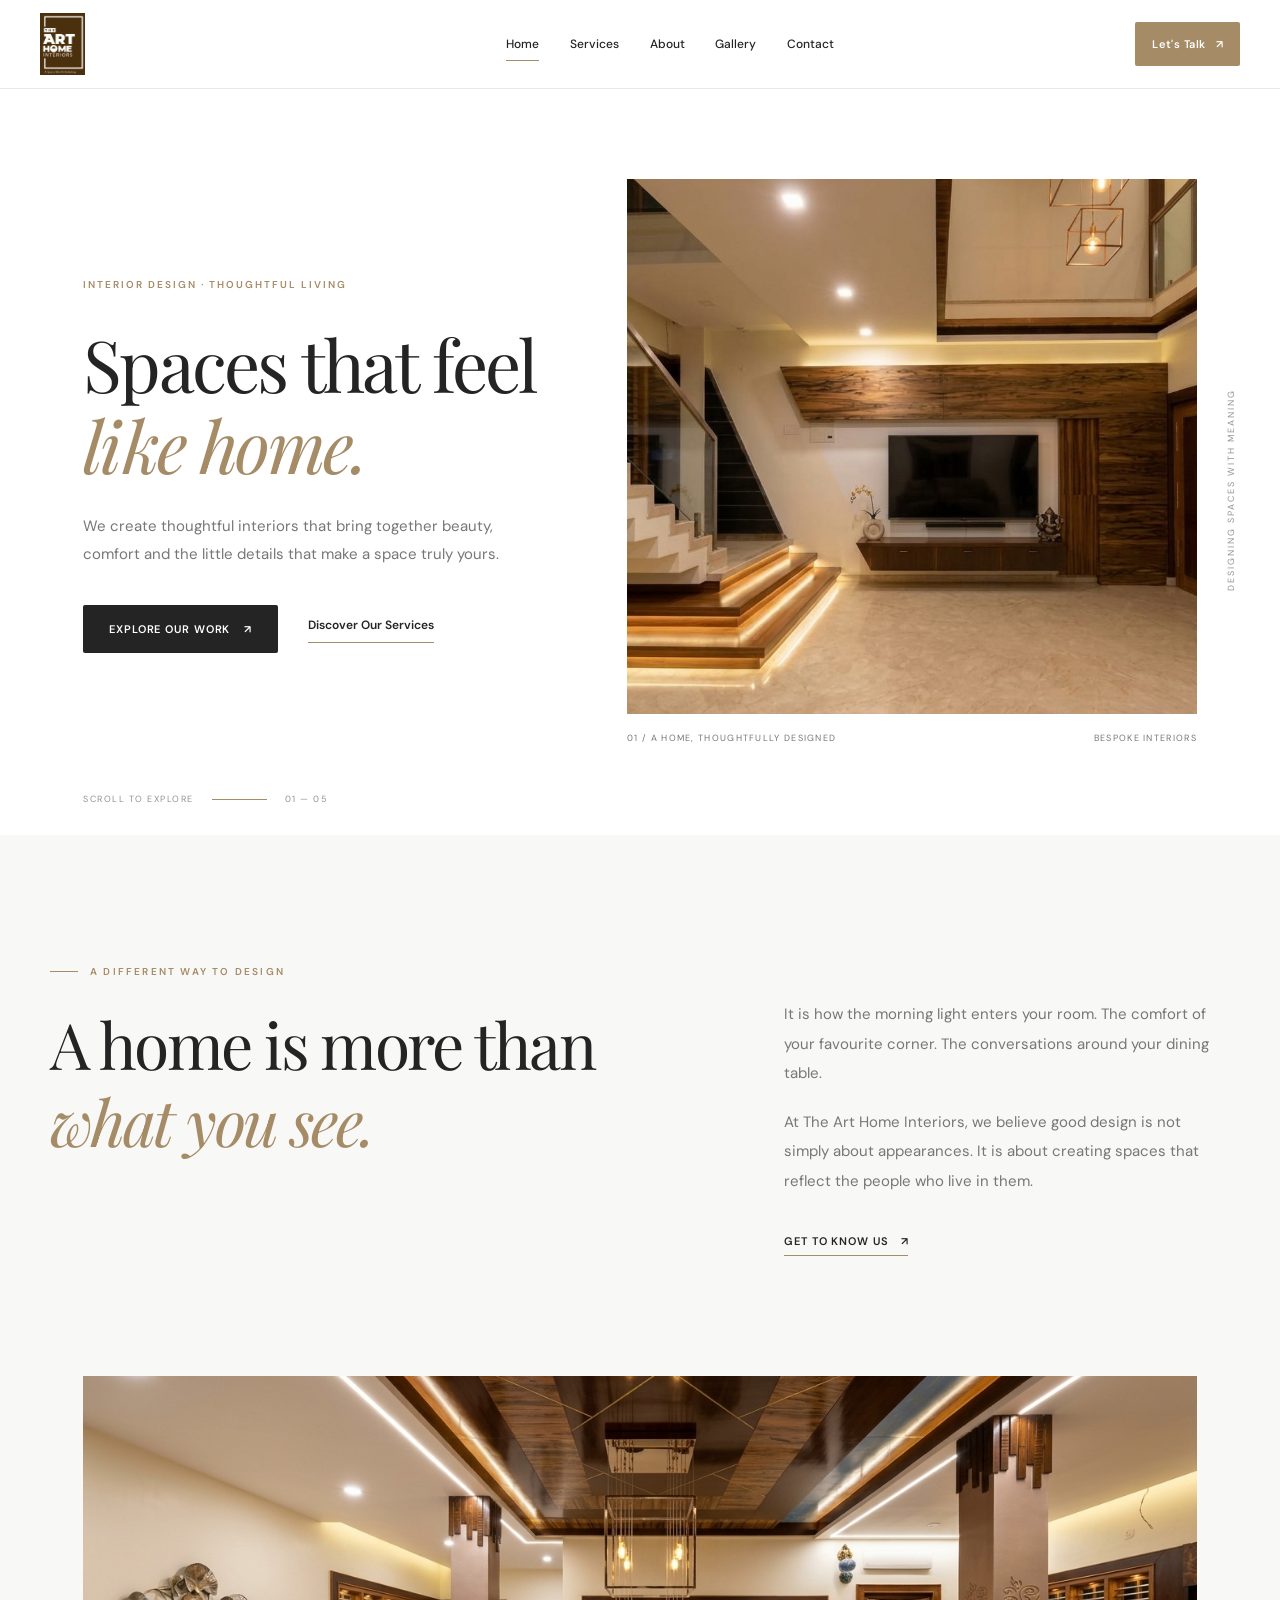
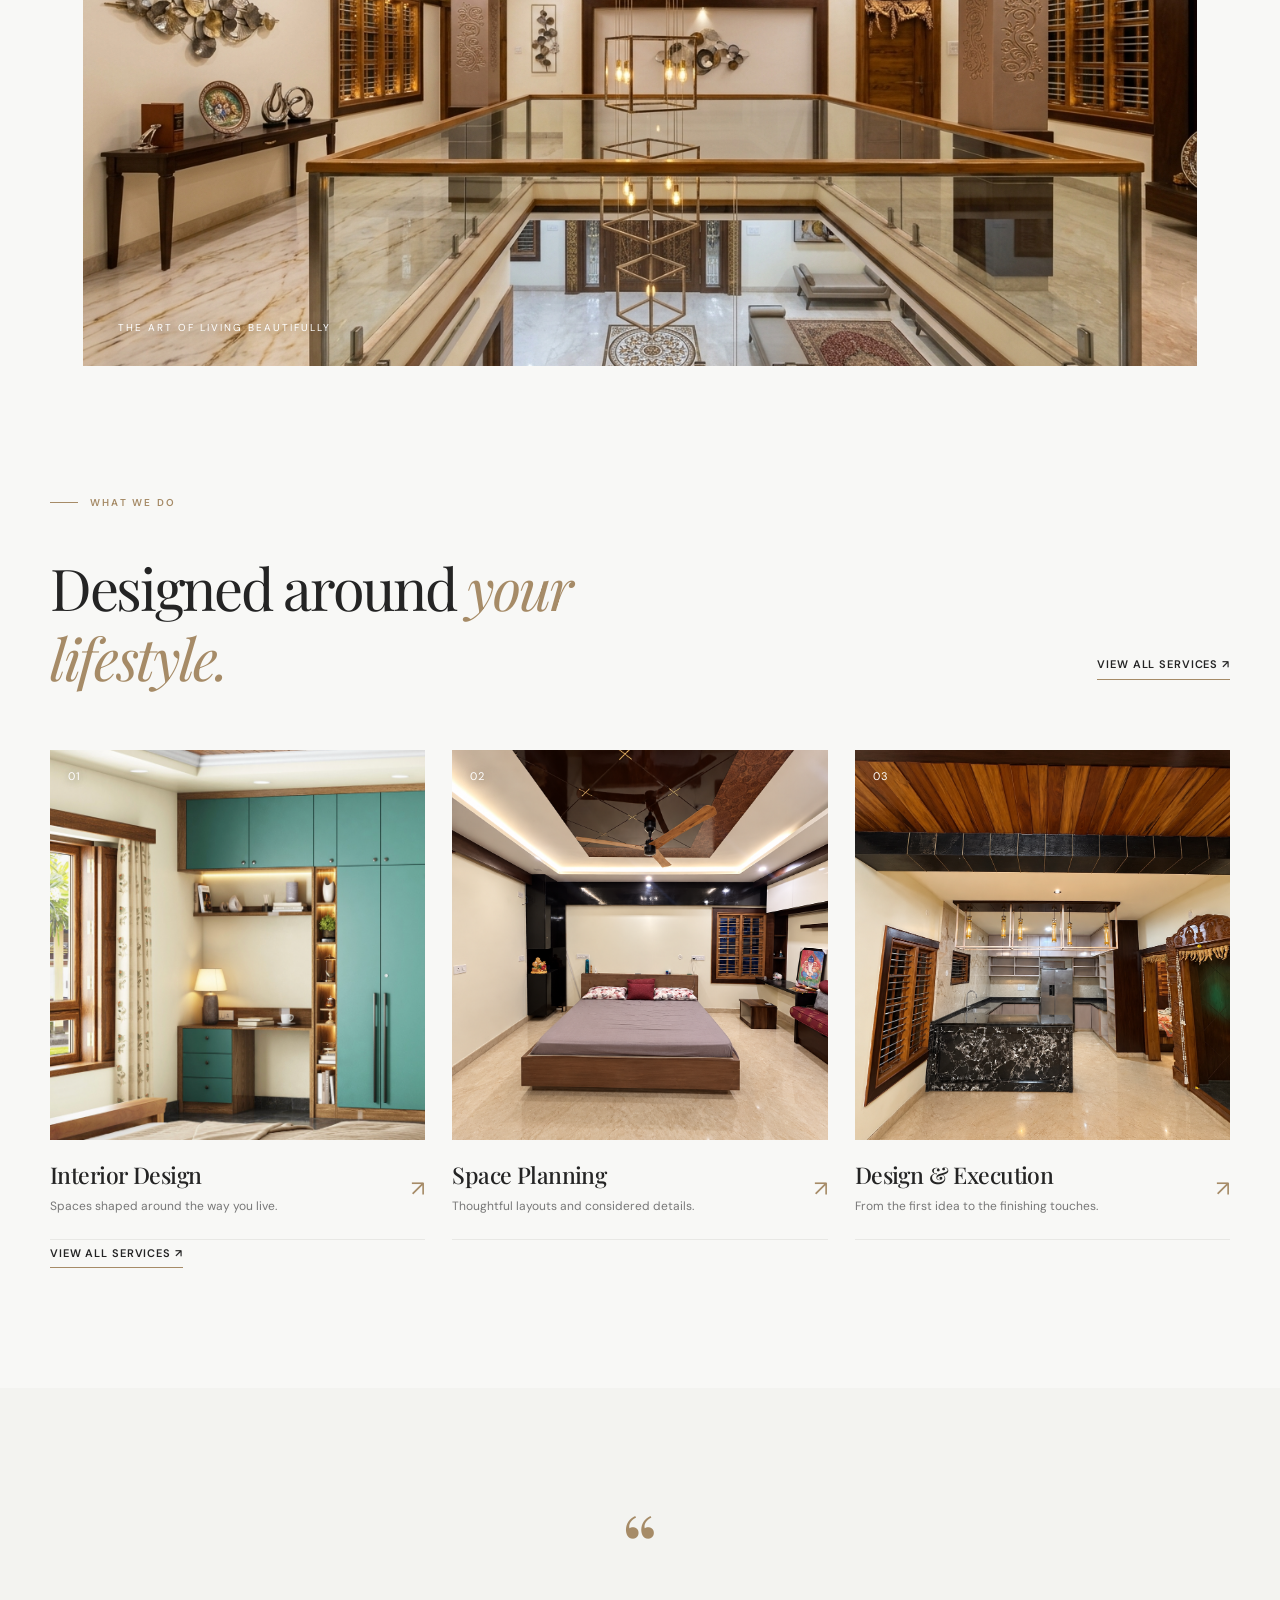
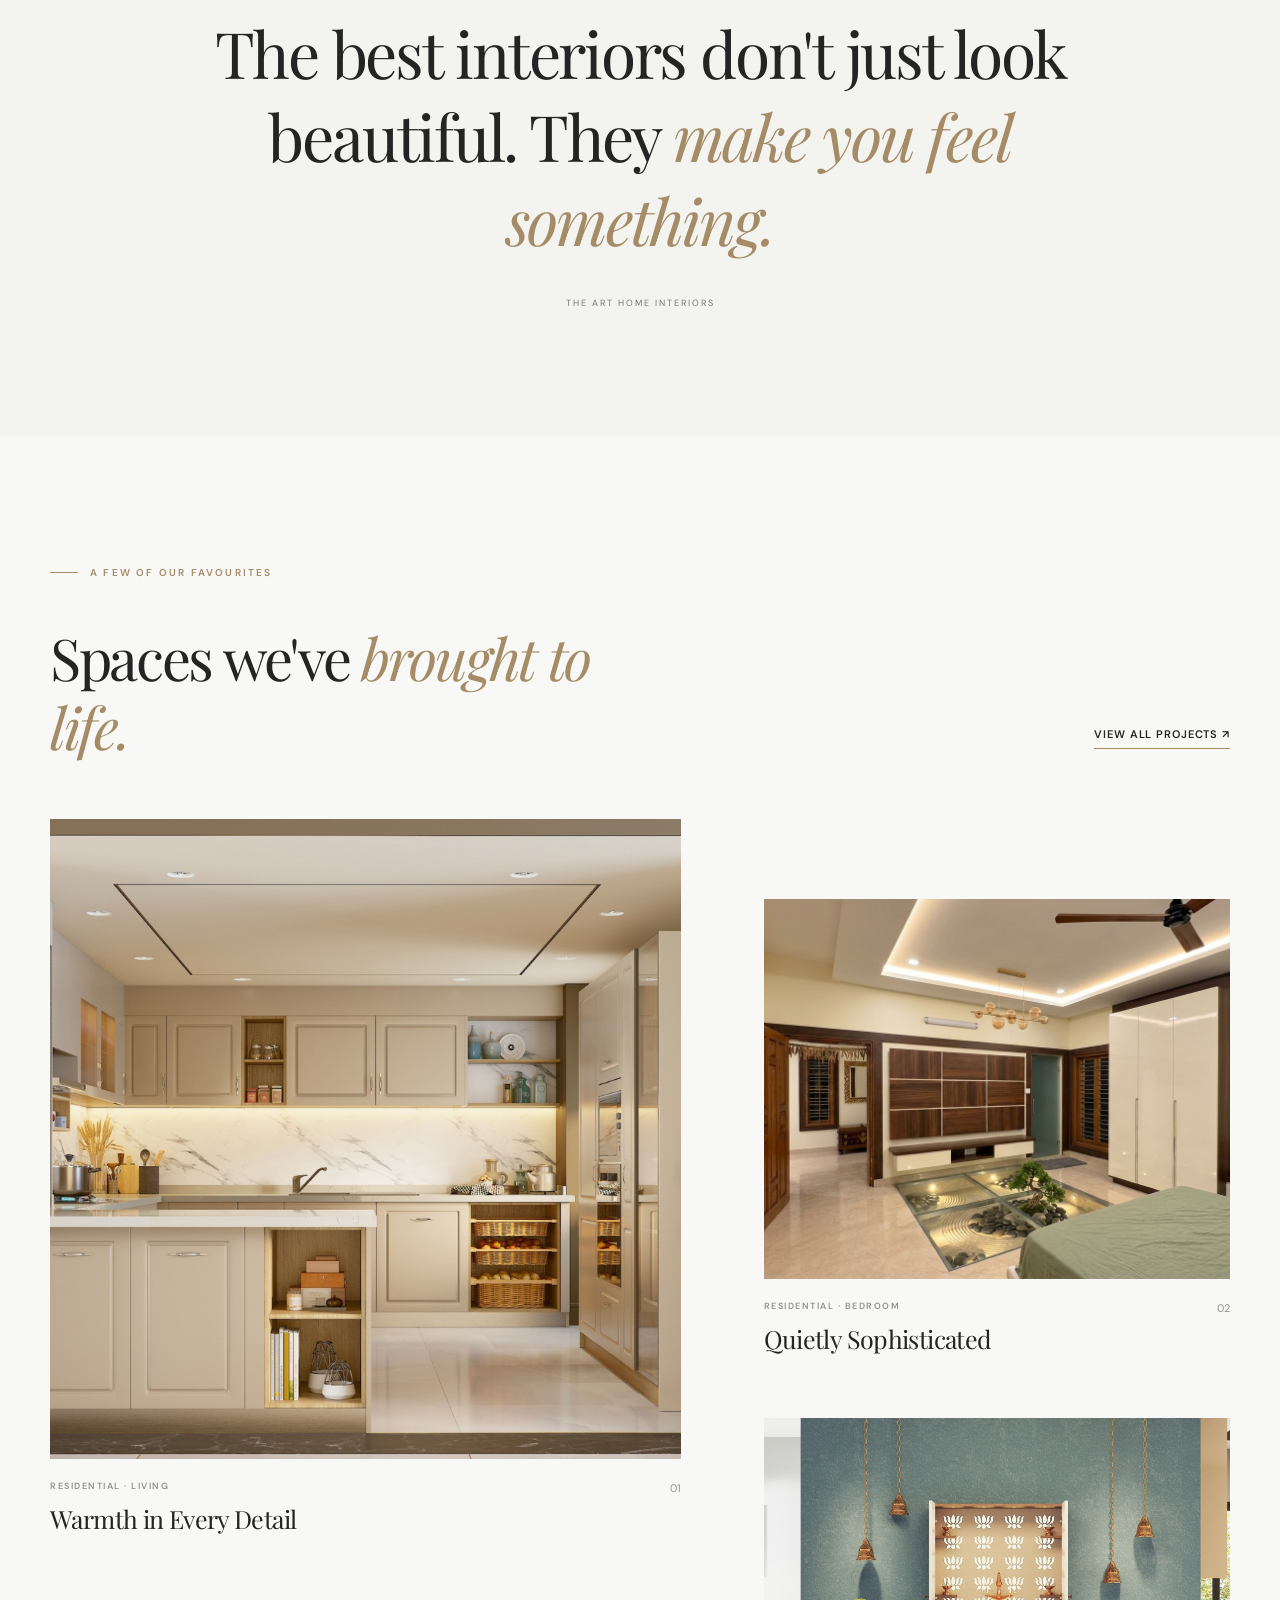
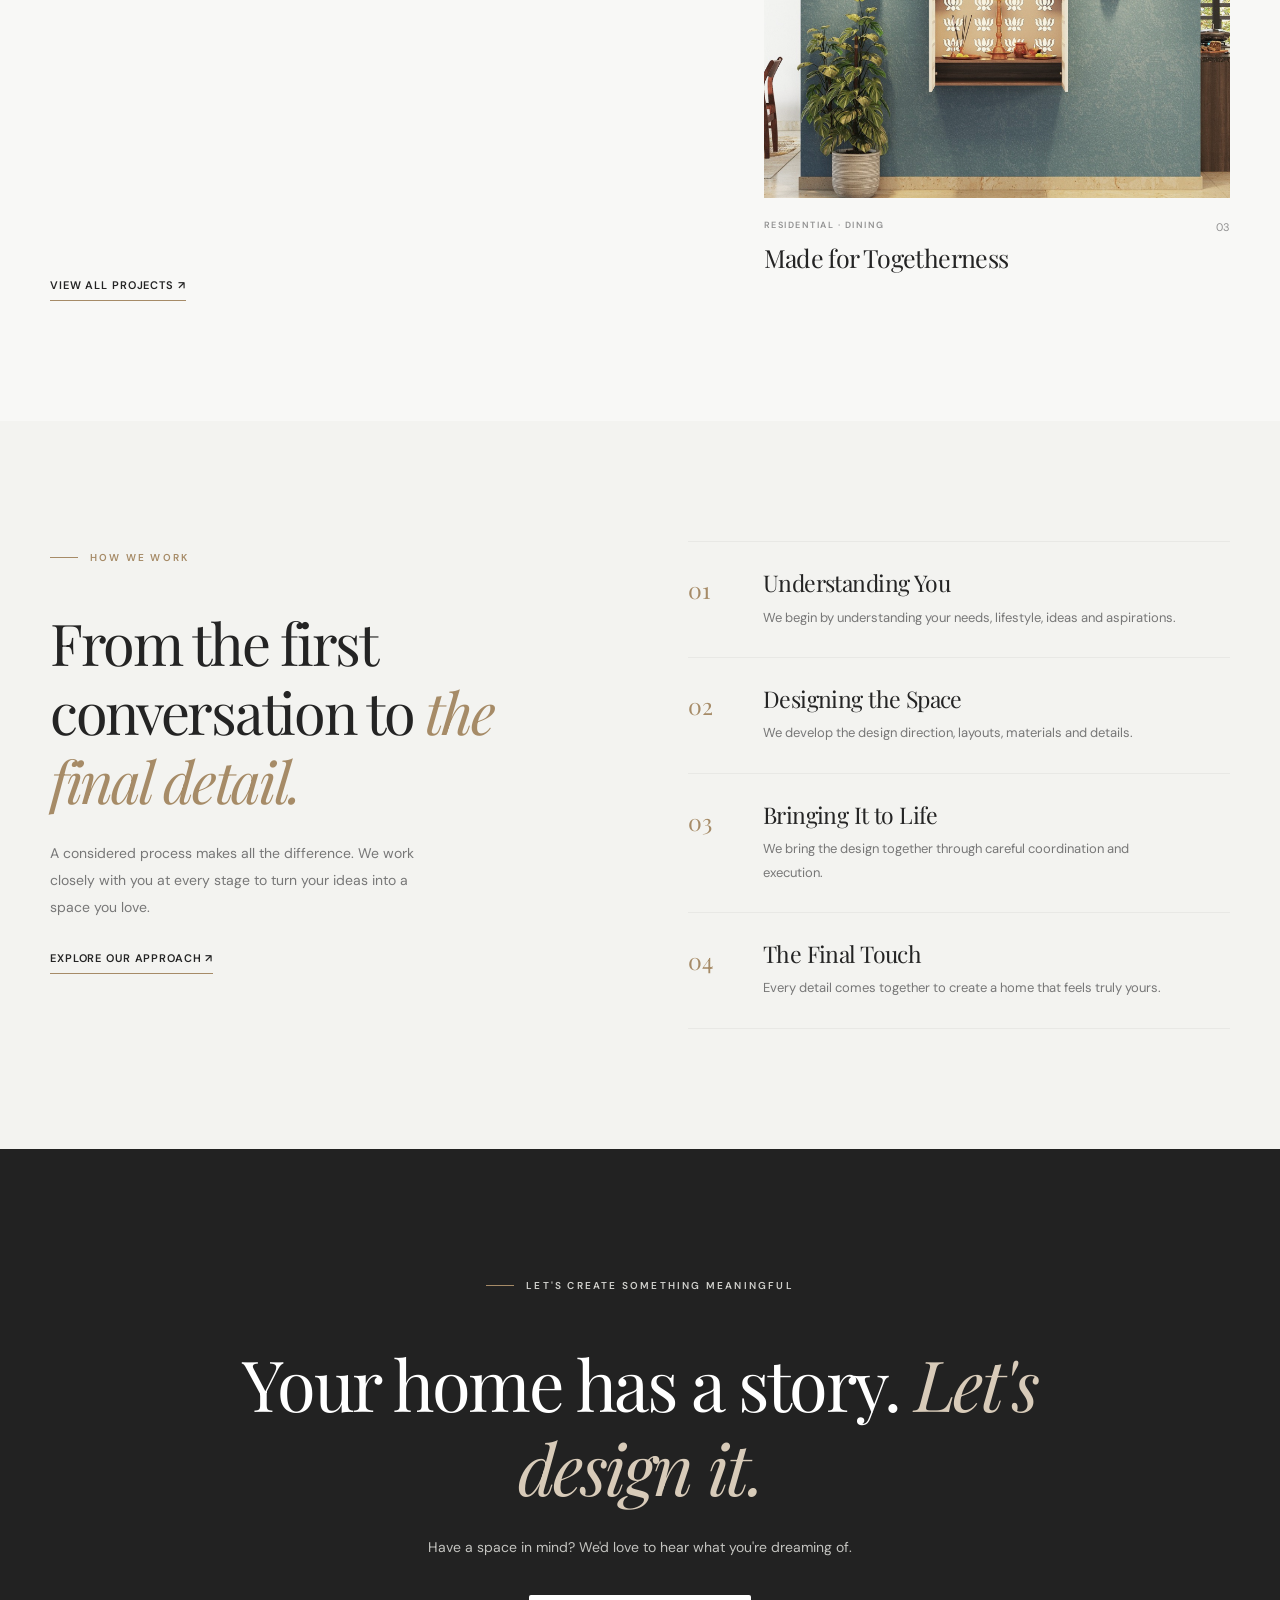
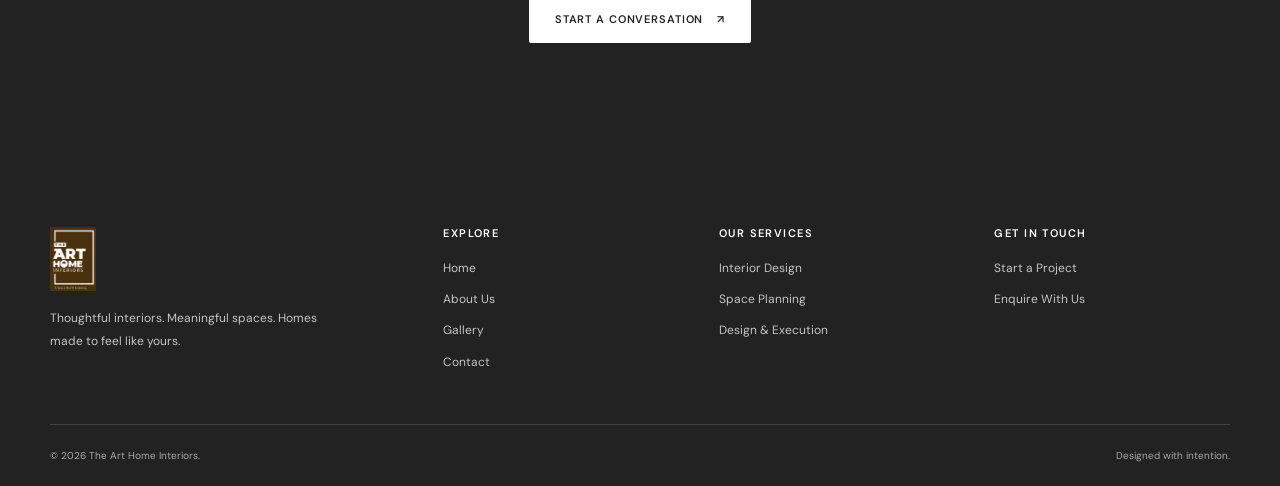
<file: index.html>
<!DOCTYPE html>
<html lang="en">
<head>
    <meta charset="UTF-8">
    <meta name="viewport" content="width=device-width, initial-scale=1.0">
    <meta name="description" content="The Art Home Interiors — Thoughtfully designed spaces, timeless interiors and beautiful homes.">
    <meta name="theme-color" content="#FFFFFF">

    <title>The Art Home Interiors | Thoughtful Spaces, Timeless Living</title>

    <link rel="preconnect" href="https://fonts.googleapis.com">
    <link rel="preconnect" href="https://fonts.gstatic.com" crossorigin>
    <link href="https://fonts.googleapis.com/css2?family=DM+Sans:wght@400;500;600;700&family=Playfair+Display:wght@400;500;600;700&display=swap" rel="stylesheet">

    <link rel="stylesheet" href="assets/css/design-system.css">
    <link rel="stylesheet" href="assets/css/style.css">
    <link rel="stylesheet" href="assets/css/home.css">
    <link rel="stylesheet" href="assets/css/responsive.css">
    <link rel="stylesheet" href="assets/css/animations.css">
    <link rel="stylesheet" href="assets/css/luxury-experience.css">
</head>

<body>

    <!-- PAGE LOADER -->
    <div class="page-loader" id="siteLoader">
        <div class="loader-inner">
            <span class="loader-brand">THE ART HOME</span>
            <span class="loader-line"></span>
        </div>
    </div>

    <!-- HEADER -->
    <header class="site-header" id="siteHeader">
        <div class="header-container">

            <a href="index.html" class="brand" aria-label="The Art Home Interiors home">
                <img src="assets/images/logo.png" alt="The Art Home Interiors" class="brand-logo">
            </a>

            <nav class="main-nav" id="mainNav">
                <a href="index.html" class="nav-link active">Home</a>
                <a href="services.html" class="nav-link">Services</a>
                <a href="about.html" class="nav-link">About</a>
                <a href="gallery.html" class="nav-link">Gallery</a>
                <a href="contact.html" class="nav-link">Contact</a>
            </nav>

            <a href="contact.html" class="header-cta">Let's Talk <span>↗</span></a>

            <button class="menu-toggle" id="menuToggle" aria-label="Toggle navigation" aria-expanded="false">
                <span></span>
                <span></span>
            </button>

        </div>
    </header>

    <main>

        <!-- HERO SECTION -->
        <section class="home-hero">

            <div class="hero-content">
                <div class="hero-text reveal">
                    <span class="section-label hero-label">
                        INTERIOR DESIGN · THOUGHTFUL LIVING
                    </span>

                    <h1>
                        Spaces that feel
                        <em>like home.</em>
                    </h1>

                    <p class="hero-description">
                        We create thoughtful interiors that bring together
                        beauty, comfort and the little details that make
                        a space truly yours.
                    </p>

                    <div class="hero-actions">
                        <a href="gallery.html" class="btn btn-primary">
                            Explore Our Work <span>↗</span>
                        </a>

                        <a href="services.html" class="hero-secondary-link">
                            Discover Our Services
                        </a>
                    </div>
                </div>

                <div class="hero-image-area reveal-right">
                    <div class="hero-image-frame">
                        <img
                            src="assets/images/home-hero.jpg"
                            alt="Elegant contemporary living room interior"
                            class="hero-image"
                        >
                    </div>

                    <div class="hero-image-caption">
                        <span>01 / A HOME, THOUGHTFULLY DESIGNED</span>
                        <span>BESPOKE INTERIORS</span>
                    </div>
                </div>

                <div class="hero-side-note">
                    <span>DESIGNING SPACES WITH MEANING</span>
                </div>
            </div>

            <div class="hero-bottom">
                <span>SCROLL TO EXPLORE</span>
                <span class="scroll-line"></span>
                <span>01 — 05</span>
            </div>

        </section>


        <!-- INTRODUCTION -->
        <section class="home-intro section-pad">
            <div class="container">

                <div class="intro-layout">

                    <div class="intro-left reveal">
                        <span class="section-label">A DIFFERENT WAY TO DESIGN</span>

                        <h2 class="section-title">
                            A home is more than
                            <em>what you see.</em>
                        </h2>
                    </div>

                    <div class="intro-right reveal">
                        <p>
                            It is how the morning light enters your room.
                            The comfort of your favourite corner. The
                            conversations around your dining table.
                        </p>

                        <p>
                            At The Art Home Interiors, we believe good
                            design is not simply about appearances.
                            It is about creating spaces that reflect
                            the people who live in them.
                        </p>

                        <a href="about.html" class="text-link">
                            Get to know us <span>↗</span>
                        </a>
                    </div>

                </div>

            </div>
        </section>


        <!-- FEATURED IMAGE -->
        <section class="home-feature">
            <div class="feature-image-wrap reveal">
                <img
                    src="assets/images/home-feature.jpg"
                    alt="Warm and elegant interior design"
                    loading="lazy"
                >

                <div class="feature-image-overlay">
                    <span>THE ART OF LIVING BEAUTIFULLY</span>
                </div>
            </div>
        </section>


        <!-- SERVICES PREVIEW -->
        <section class="home-services section-pad">
            <div class="container">

                <div class="section-heading-row reveal">
                    <div>
                        <span class="section-label">WHAT WE DO</span>
                        <h2 class="section-title">
                            Designed around
                            <em>your lifestyle.</em>
                        </h2>
                    </div>

                    <a href="services.html" class="text-link desktop-service-link">
                        View all services <span>↗</span>
                    </a>
                </div>


                <div class="services-preview-grid">

                    <a href="services.html" class="service-preview reveal">
                        <div class="service-preview-image">
                            <img src="assets/images/design-02.jpg"
                                 alt="Living room interior design"
                                 loading="lazy">
                            <span class="service-number">01</span>
                        </div>

                        <div class="service-preview-info">
                            <div>
                                <h3>Interior Design</h3>
                                <p>Spaces shaped around the way you live.</p>
                            </div>
                            <span class="service-arrow">↗</span>
                        </div>
                    </a>


                    <a href="services.html" class="service-preview reveal reveal-delay-1">
                        <div class="service-preview-image">
                            <img src="assets/images/Mbedroom.png"
                                 alt="Bedroom interior design"
                                 loading="lazy">
                            <span class="service-number">02</span>
                        </div>

                        <div class="service-preview-info">
                            <div>
                                <h3>Space Planning</h3>
                                <p>Thoughtful layouts and considered details.</p>
                            </div>
                            <span class="service-arrow">↗</span>
                        </div>
                    </a>


                    <a href="services.html" class="service-preview reveal reveal-delay-2">
                        <div class="service-preview-image">
                            <img src="assets/images/Kitchen.png"
                                 alt="Modern kitchen interior"
                                 loading="lazy">
                            <span class="service-number">03</span>
                        </div>

                        <div class="service-preview-info">
                            <div>
                                <h3>Design & Execution</h3>
                                <p>From the first idea to the finishing touches.</p>
                            </div>
                            <span class="service-arrow">↗</span>
                        </div>
                    </a>

                </div>

                <a href="services.html" class="text-link mobile-service-link">
                    View all services <span>↗</span>
                </a>

            </div>
        </section>


        <!-- EDITORIAL QUOTE -->
        <section class="home-quote">
            <div class="container">
                <div class="quote-content reveal">
                    <span class="quote-mark">“</span>

                    <h2>
                        The best interiors don't just look beautiful.
                        They <em>make you feel something.</em>
                    </h2>

                    <span class="quote-caption">THE ART HOME INTERIORS</span>
                </div>
            </div>
        </section>


        <!-- SELECTED PROJECTS -->
        <section class="home-projects section-pad">
            <div class="container">

                <div class="section-heading-row reveal">
                    <div>
                        <span class="section-label">A FEW OF OUR FAVOURITES</span>
                        <h2 class="section-title">
                            Spaces we've
                            <em>brought to life.</em>
                        </h2>
                    </div>

                    <a href="gallery.html" class="text-link desktop-project-link">
                        View all projects <span>↗</span>
                    </a>
                </div>


                <div class="project-editorial-grid">

                    <a href="gallery.html" class="home-project project-large reveal">
                        <div class="project-image">
                            <img src="assets/images/design-04.jpg"
                                 alt="Contemporary residential living space"
                                 loading="lazy">
                            <span class="project-view">VIEW PROJECT ↗</span>
                        </div>

                        <div class="project-meta">
                            <div>
                                <span class="project-category">RESIDENTIAL · LIVING</span>
                                <h3>Warmth in Every Detail</h3>
                            </div>
                            <span class="project-index">01</span>
                        </div>
                    </a>


                    <a href="gallery.html" class="home-project project-small reveal reveal-delay-1">
                        <div class="project-image">
                            <img src="assets/images/after-01.jpg"
                                 alt="Elegant bedroom interior"
                                 loading="lazy">
                            <span class="project-view">VIEW PROJECT ↗</span>
                        </div>

                        <div class="project-meta">
                            <div>
                                <span class="project-category">RESIDENTIAL · BEDROOM</span>
                                <h3>Quietly Sophisticated</h3>
                            </div>
                            <span class="project-index">02</span>
                        </div>
                    </a>


                    <a href="gallery.html" class="home-project project-small reveal">
                        <div class="project-image">
                            <img src="assets/images/design-01.jpg"
                                 alt="Beautifully designed dining space"
                                 loading="lazy">
                            <span class="project-view">VIEW PROJECT ↗</span>
                        </div>

                        <div class="project-meta">
                            <div>
                                <span class="project-category">RESIDENTIAL · DINING</span>
                                <h3>Made for Togetherness</h3>
                            </div>
                            <span class="project-index">03</span>
                        </div>
                    </a>

                </div>

                <a href="gallery.html" class="text-link mobile-project-link">
                    View all projects <span>↗</span>
                </a>

            </div>
        </section>


        <!-- PROCESS SECTION -->
        <section class="home-process section-pad">
            <div class="container">

                <div class="process-layout">

                    <div class="process-heading reveal">
                        <span class="section-label">HOW WE WORK</span>

                        <h2 class="section-title">
                            From the first
                            conversation to
                            <em>the final detail.</em>
                        </h2>

                        <p>
                            A considered process makes all the difference.
                            We work closely with you at every stage to
                            turn your ideas into a space you love.
                        </p>

                        <a href="services.html" class="text-link">
                            Explore our approach <span>↗</span>
                        </a>
                    </div>


                    <div class="process-steps">

                        <div class="process-step reveal">
                            <span class="process-step-number">01</span>
                            <div>
                                <h3>Understanding You</h3>
                                <p>
                                    We begin by understanding your needs,
                                    lifestyle, ideas and aspirations.
                                </p>
                            </div>
                        </div>

                        <div class="process-step reveal">
                            <span class="process-step-number">02</span>
                            <div>
                                <h3>Designing the Space</h3>
                                <p>
                                    We develop the design direction,
                                    layouts, materials and details.
                                </p>
                            </div>
                        </div>

                        <div class="process-step reveal">
                            <span class="process-step-number">03</span>
                            <div>
                                <h3>Bringing It to Life</h3>
                                <p>
                                    We bring the design together through
                                    careful coordination and execution.
                                </p>
                            </div>
                        </div>

                        <div class="process-step reveal">
                            <span class="process-step-number">04</span>
                            <div>
                                <h3>The Final Touch</h3>
                                <p>
                                    Every detail comes together to create
                                    a home that feels truly yours.
                                </p>
                            </div>
                        </div>

                    </div>

                </div>

            </div>
        </section>


        <!-- CONTACT CTA -->
        <section class="home-contact">
            <div class="container">
                <div class="contact-cta-content reveal">

                    <span class="section-label">LET'S CREATE SOMETHING MEANINGFUL</span>

                    <h2>
                        Your home has a story.
                        <em>Let's design it.</em>
                    </h2>

                    <p>
                        Have a space in mind? We'd love to hear
                        what you're dreaming of.
                    </p>

                    <a href="contact.html" class="btn btn-light">
                        Start a Conversation <span>↗</span>
                    </a>

                </div>
            </div>
        </section>

    </main>


    <!-- FOOTER -->
    <footer class="site-footer" id="siteFooter">
        <div class="container">

            <div class="footer-main">

                <div class="footer-brand">
                    <a href="index.html">
                        <img src="assets/images/logo.png"
                             alt="The Art Home Interiors"
                             class="footer-logo">
                    </a>

                    <p>
                        Thoughtful interiors. Meaningful spaces.
                        Homes made to feel like yours.
                    </p>
                </div>

                <div class="footer-column">
                    <h4>Explore</h4>
                    <a href="index.html">Home</a>
                    <a href="about.html">About Us</a>
                    <a href="gallery.html">Gallery</a>
                    <a href="contact.html">Contact</a>
                </div>

                <div class="footer-column">
                    <h4>Our Services</h4>
                    <a href="services.html">Interior Design</a>
                    <a href="services.html">Space Planning</a>
                    <a href="services.html">Design & Execution</a>
                </div>

                <div class="footer-column">
                    <h4>Get in Touch</h4>
                    <a href="contact.html">Start a Project</a>
                    <a href="contact.html">Enquire With Us</a>
                </div>

            </div>

            <div class="footer-bottom">
                <span>© <span id="currentYear"></span> The Art Home Interiors.</span>
                <span>Designed with intention.</span>
            </div>

        </div>
    </footer>


    <script src="assets/js/main.js"></script>
    <script src="assets/js/home.js"></script>
    <script src="assets/js/animations.js"></script>
    <script src="assets/js/luxury-experience.js"></script>

</body>
</html>
</file>
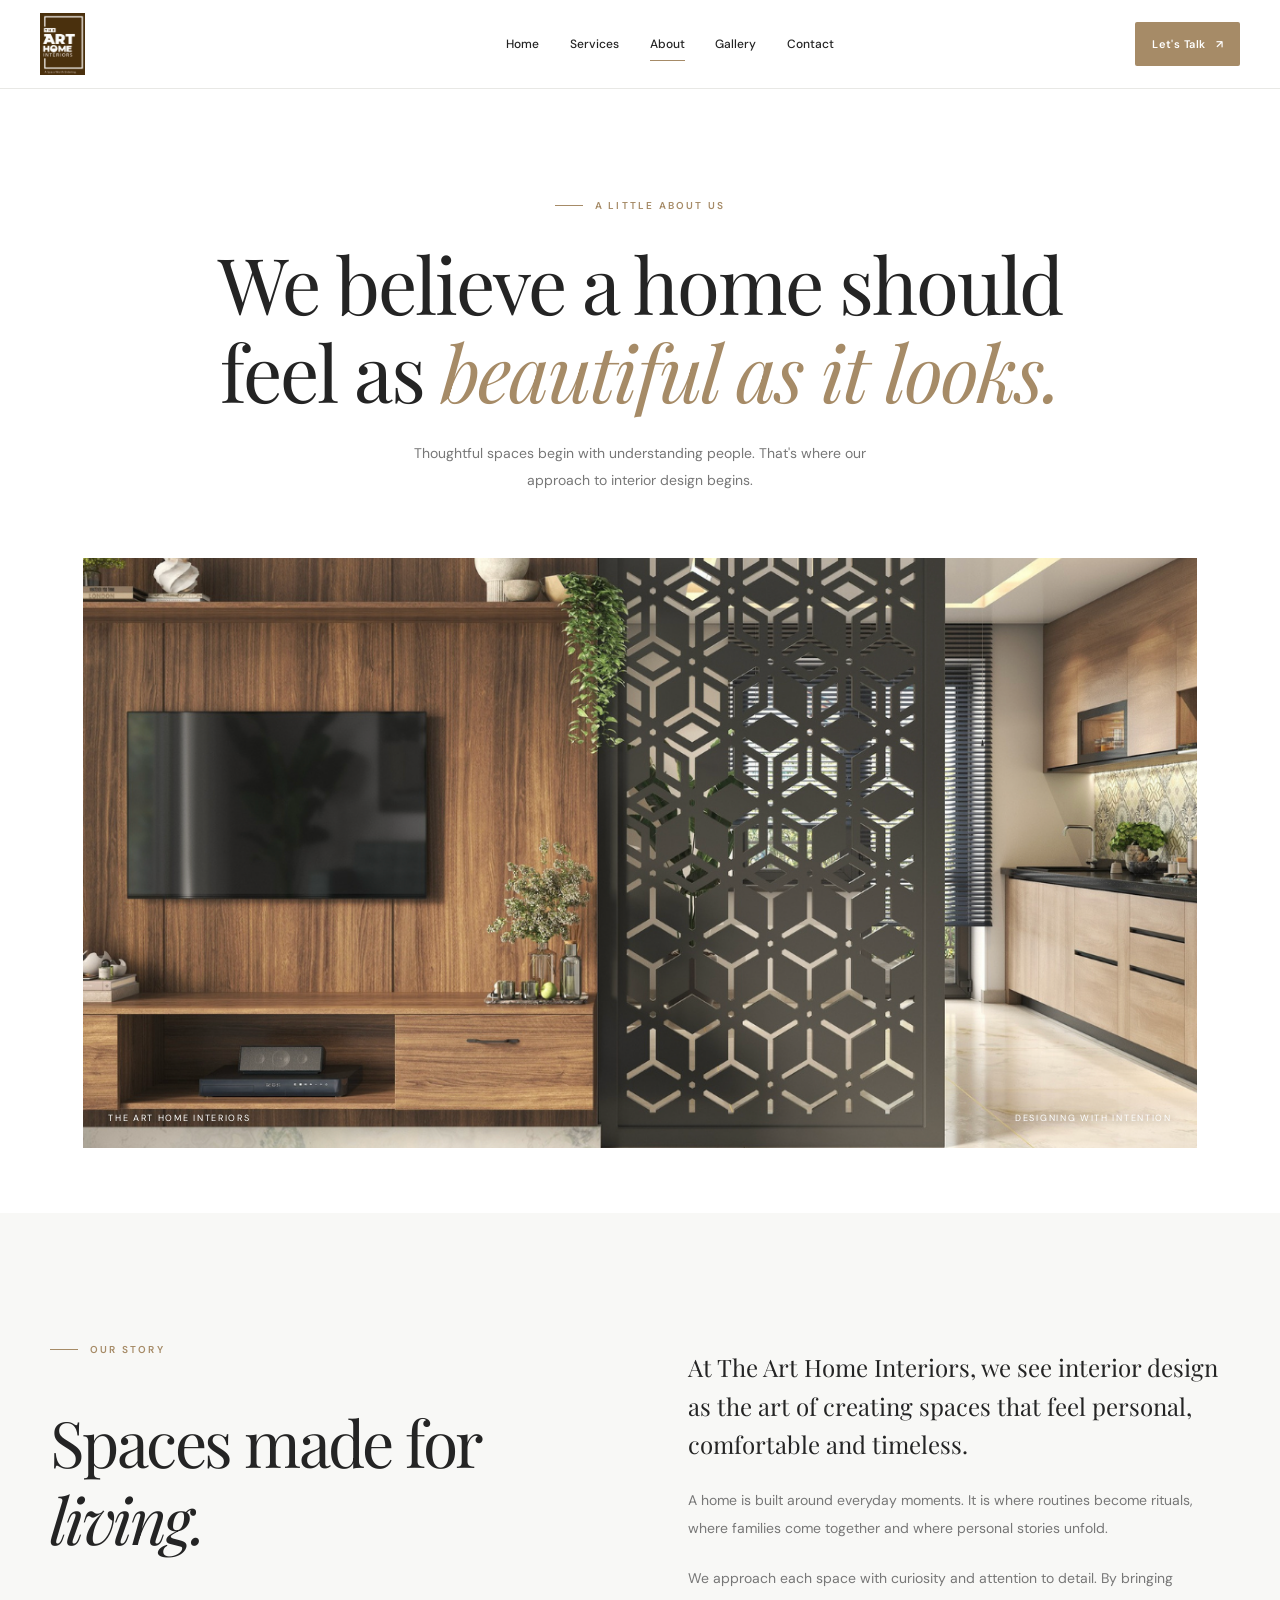
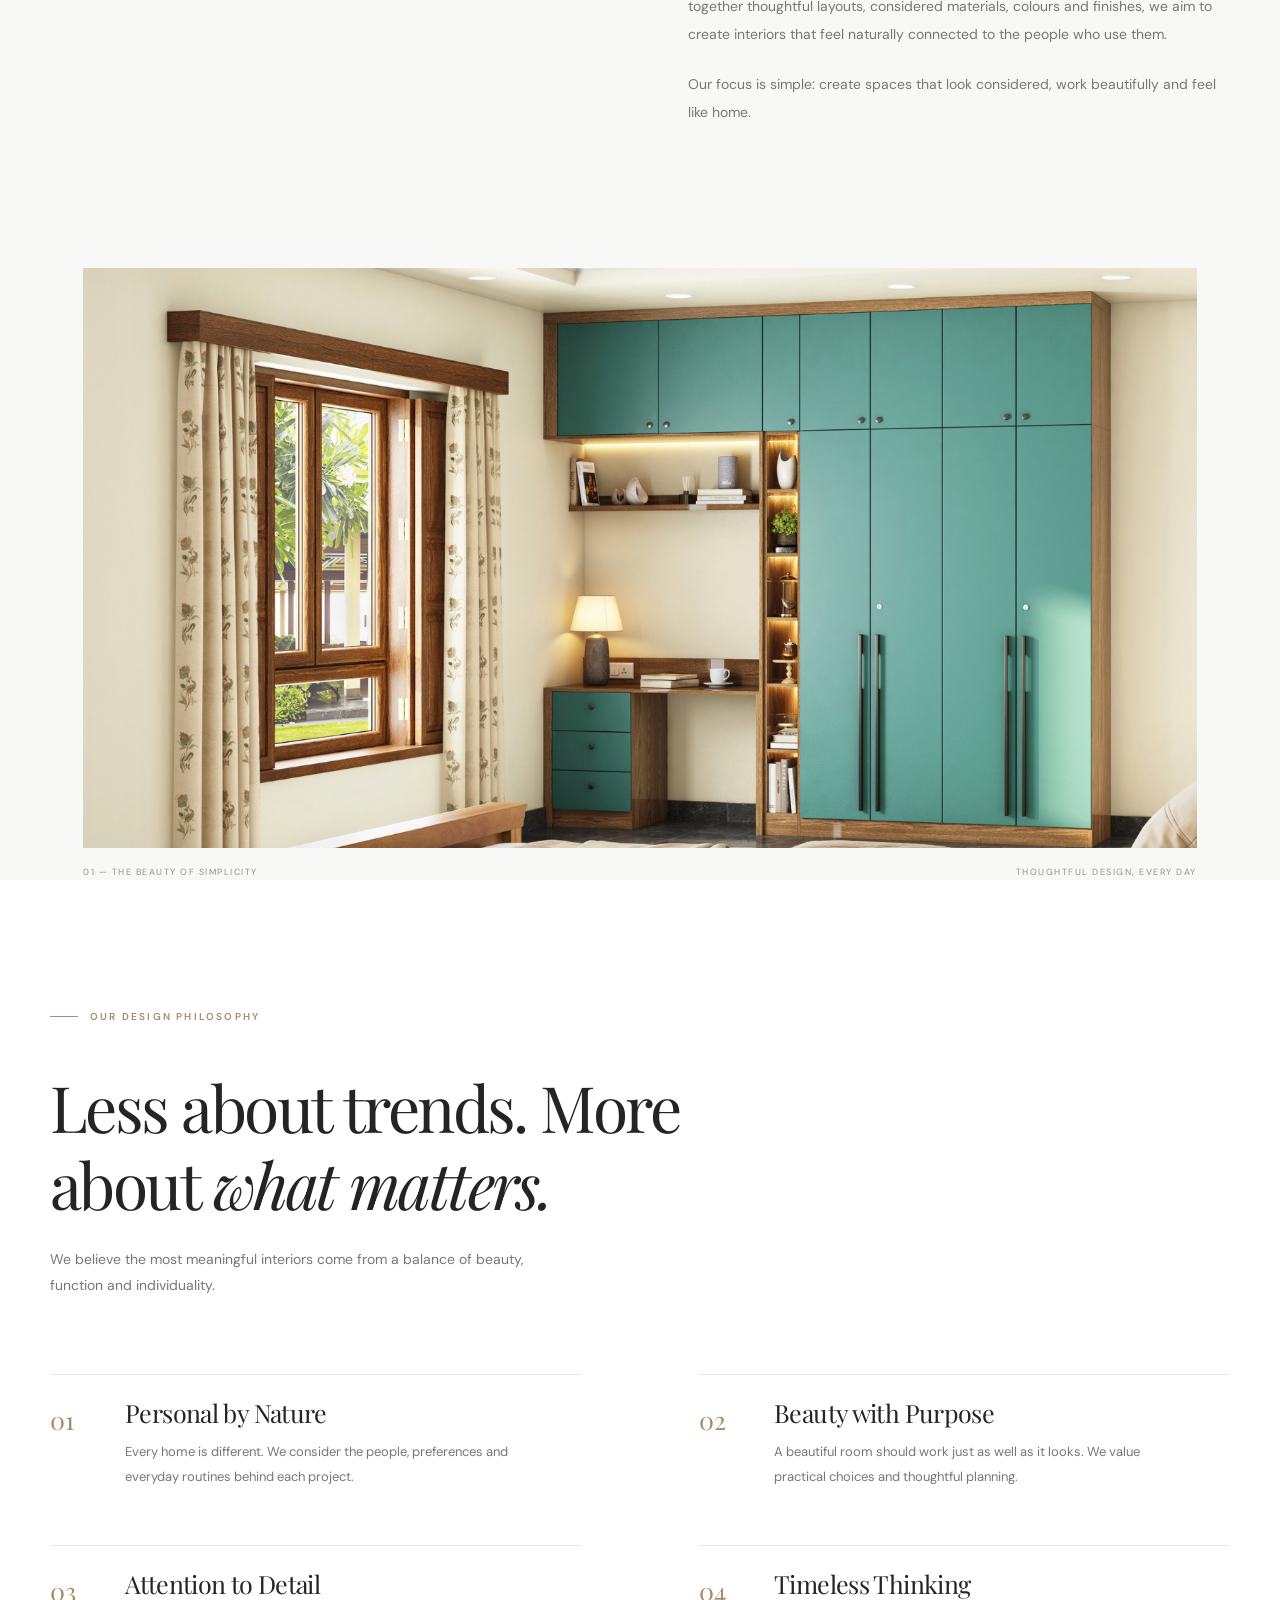
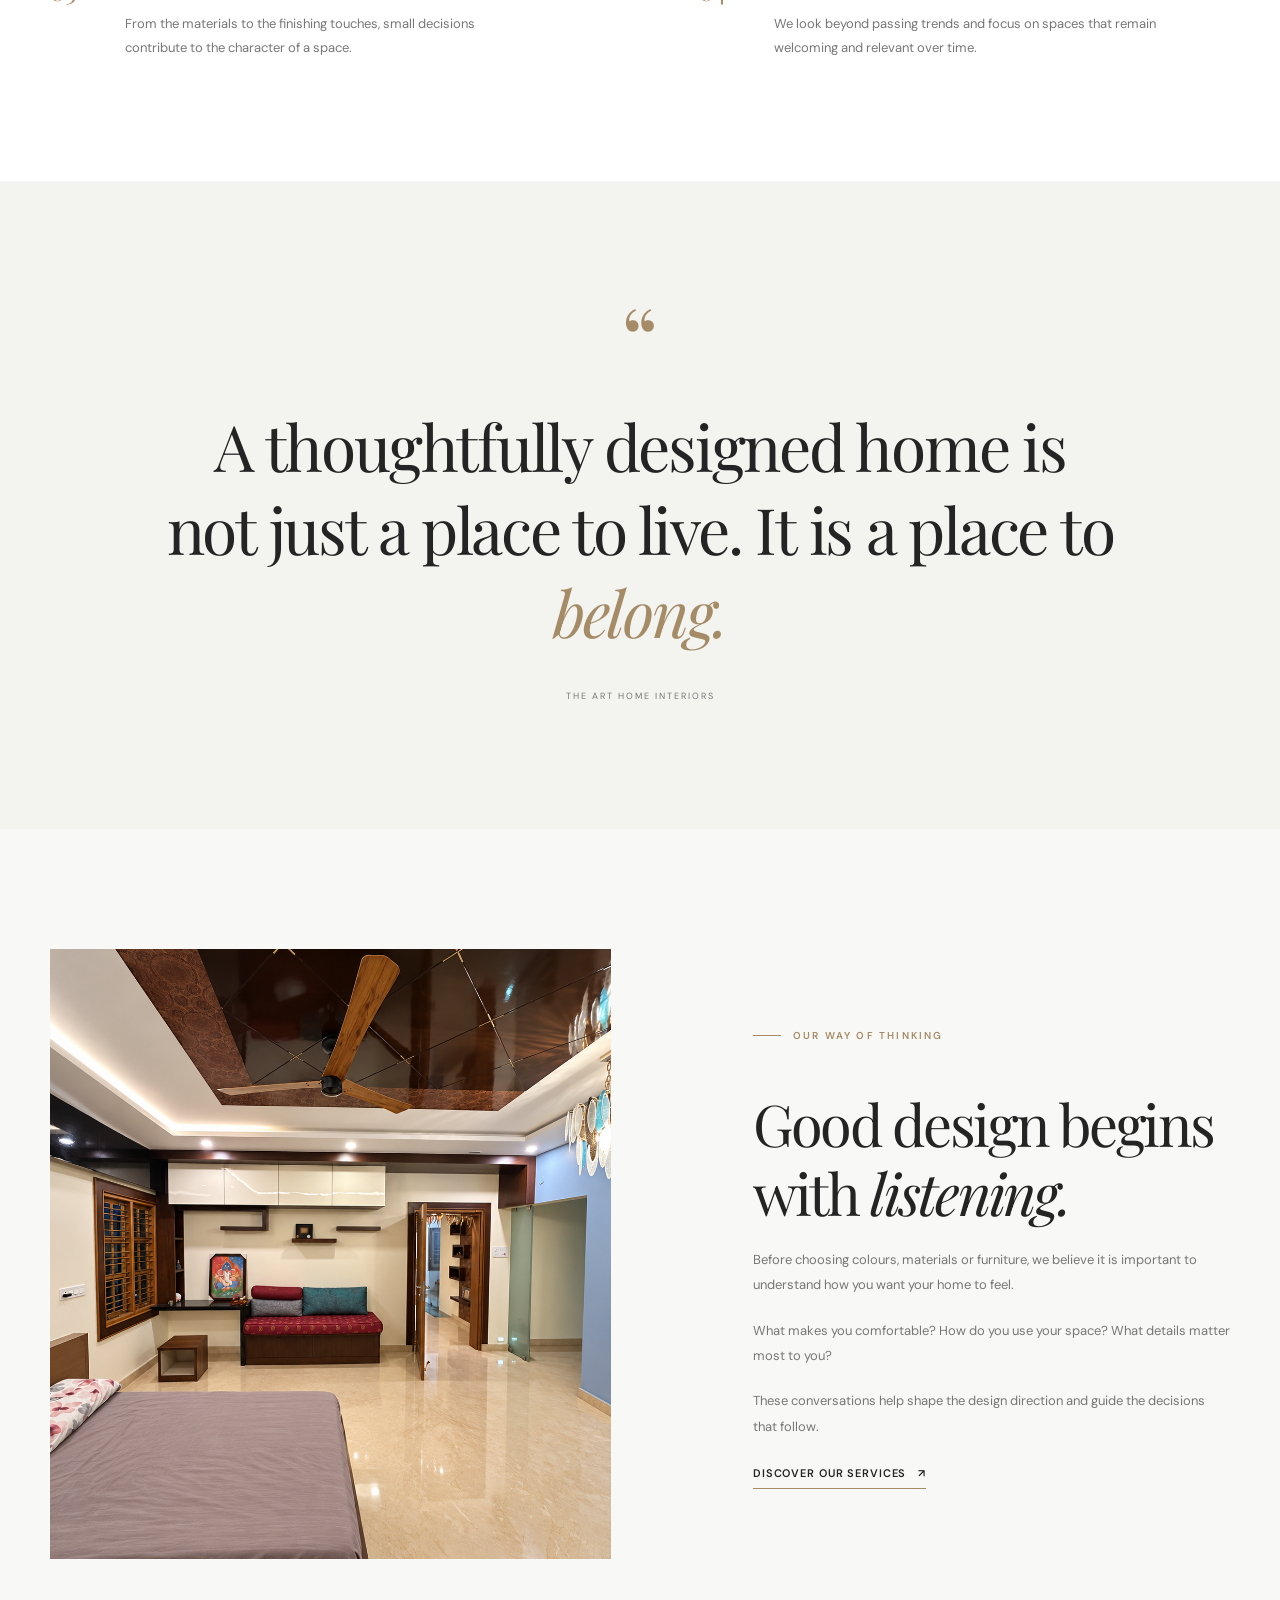
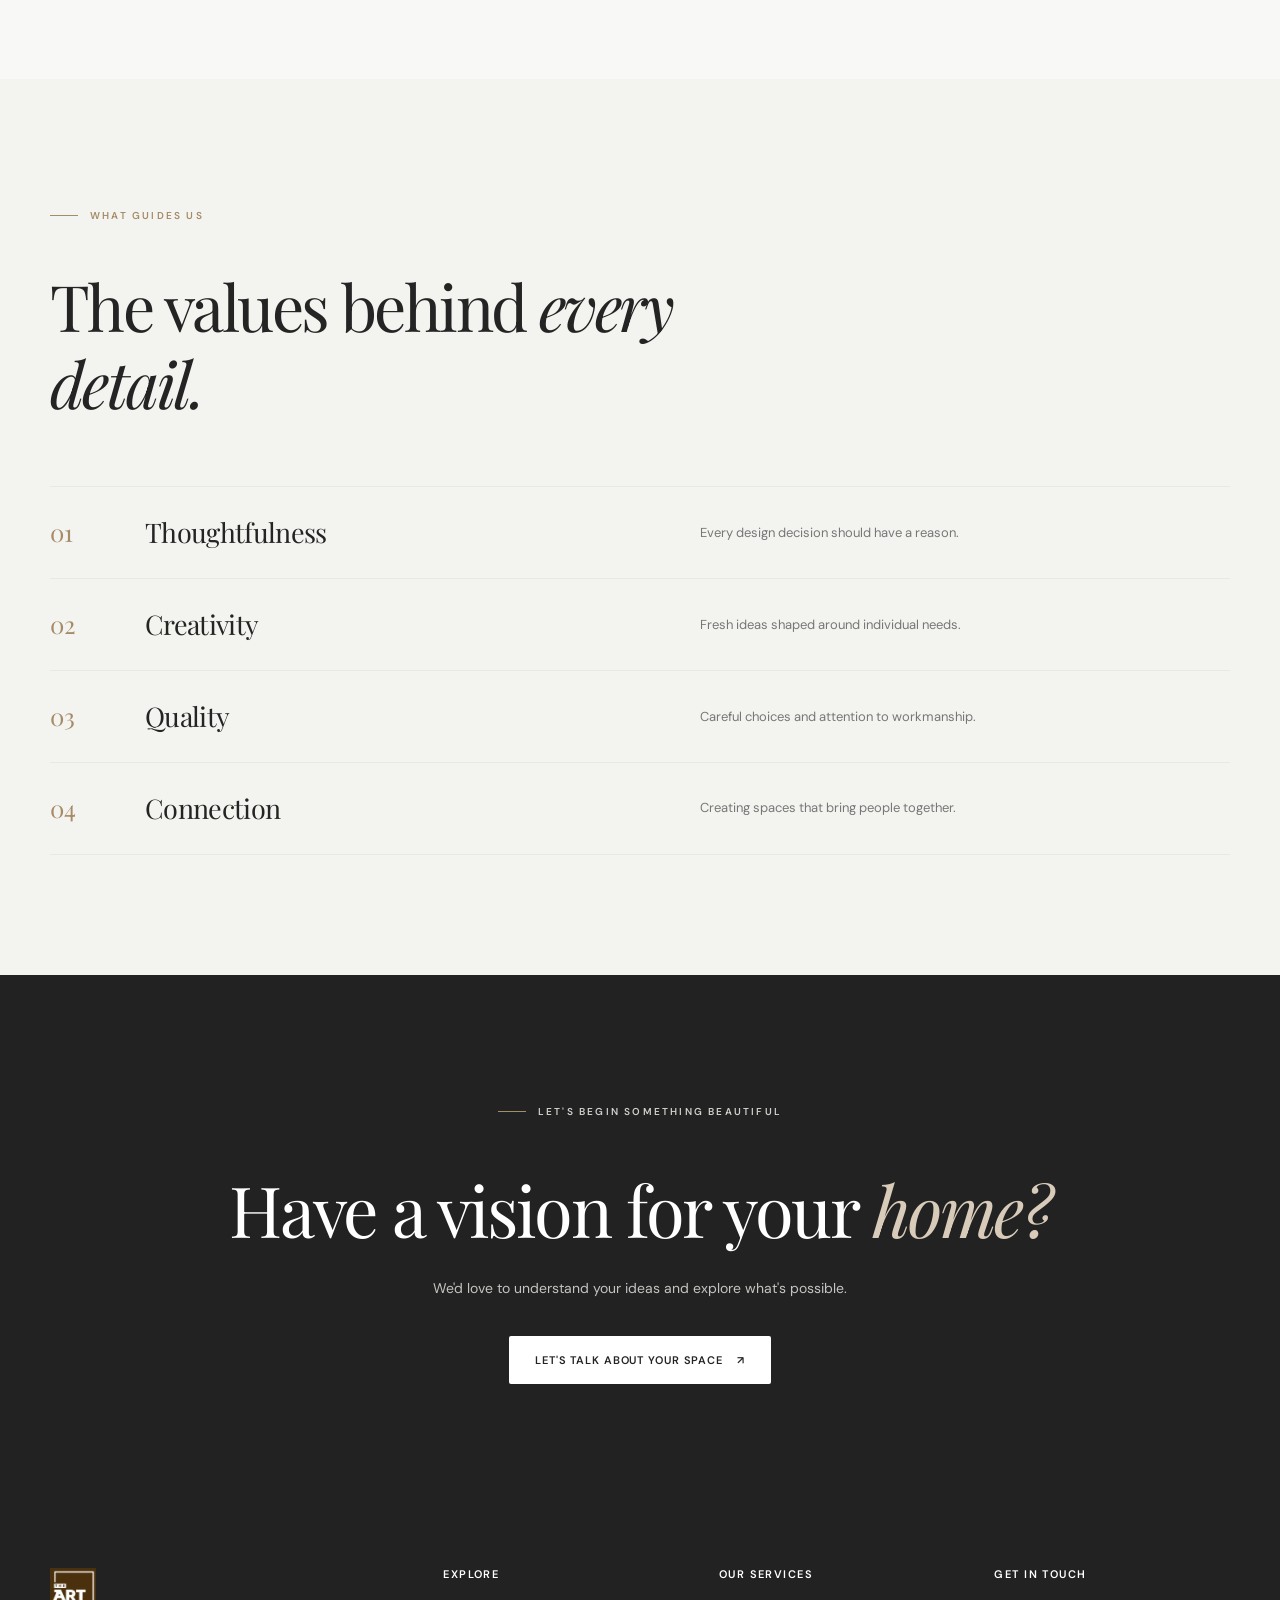
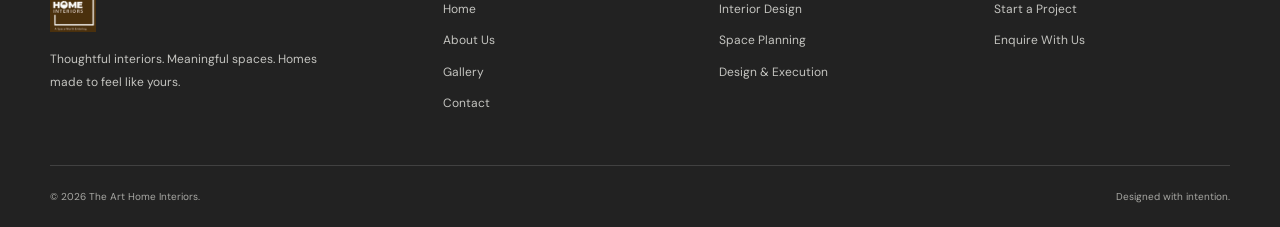
<file: about.html>
<!DOCTYPE html>
<html lang="en">
<head>
    <meta charset="UTF-8">
    <meta name="viewport" content="width=device-width, initial-scale=1.0">
    <meta name="description" content="Discover The Art Home Interiors, our design philosophy and our approach to creating thoughtful residential spaces.">
    <meta name="theme-color" content="#FFFFFF">

    <title>About Us | The Art Home Interiors</title>

    <link rel="preconnect" href="https://fonts.googleapis.com">
    <link rel="preconnect" href="https://fonts.gstatic.com" crossorigin>
    <link href="https://fonts.googleapis.com/css2?family=DM+Sans:wght@400;500;600;700&family=Playfair+Display:wght@400;500;600;700&display=swap" rel="stylesheet">

    <link rel="stylesheet" href="assets/css/design-system.css">
    <link rel="stylesheet" href="assets/css/style.css">
    <link rel="stylesheet" href="assets/css/about.css">
    <link rel="stylesheet" href="assets/css/responsive.css">
    <link rel="stylesheet" href="assets/css/animations.css">
    <link rel="stylesheet" href="assets/css/luxury-experience.css">
</head>

<body>

    <!-- PAGE LOADER -->
    <div class="page-loader" id="siteLoader">
        <div class="loader-inner">
            <span class="loader-brand">THE ART HOME</span>
            <span class="loader-line"></span>
        </div>
    </div>


    <!-- HEADER -->
    <header class="site-header" id="siteHeader">
        <div class="header-container">

            <a href="index.html" class="brand" aria-label="The Art Home Interiors home">
                <img src="assets/images/logo.png" alt="The Art Home Interiors" class="brand-logo">
            </a>

            <nav class="main-nav" id="mainNav">
                <a href="index.html" class="nav-link">Home</a>
                <a href="services.html" class="nav-link">Services</a>
                <a href="about.html" class="nav-link active">About</a>
                <a href="gallery.html" class="nav-link">Gallery</a>
                <a href="contact.html" class="nav-link">Contact</a>
            </nav>

            <a href="contact.html" class="header-cta">Let's Talk <span>↗</span></a>

            <button class="menu-toggle" id="menuToggle" aria-label="Toggle navigation" aria-expanded="false">
                <span></span>
                <span></span>
            </button>

        </div>
    </header>


    <main>

        <!-- ABOUT HERO -->
        <section class="about-hero">

            <div class="about-hero-top reveal">
                <span class="section-label">A LITTLE ABOUT US</span>

                <h1>
                    We believe a home
                    should feel as
                    <em>beautiful as it looks.</em>
                </h1>

                <p>
                    Thoughtful spaces begin with understanding people.
                    That's where our approach to interior design begins.
                </p>
            </div>

            <div class="about-hero-image reveal">
                <img src="assets/images/about-closing.png"
                     alt="Warm and welcoming residential interior">
                <div class="about-hero-image-caption">
                    <span>THE ART HOME INTERIORS</span>
                    <span>DESIGNING WITH INTENTION</span>
                </div>
            </div>

        </section>


        <!-- OUR STORY -->
        <section class="about-story section-pad">
            <div class="container">

                <div class="about-story-grid">

                    <div class="about-story-heading reveal">
                        <span class="section-label">OUR STORY</span>

                        <h2 class="section-title">
                            Spaces made
                            for <em>living.</em>
                        </h2>
                    </div>

                    <div class="about-story-content reveal">

                        <p class="story-highlight">
                            At The Art Home Interiors, we see interior
                            design as the art of creating spaces that
                            feel personal, comfortable and timeless.
                        </p>

                        <p>
                            A home is built around everyday moments.
                            It is where routines become rituals,
                            where families come together and where
                            personal stories unfold.
                        </p>

                        <p>
                            We approach each space with curiosity and
                            attention to detail. By bringing together
                            thoughtful layouts, considered materials,
                            colours and finishes, we aim to create
                            interiors that feel naturally connected
                            to the people who use them.
                        </p>

                        <p>
                            Our focus is simple: create spaces that
                            look considered, work beautifully and
                            feel like home.
                        </p>

                    </div>

                </div>

            </div>
        </section>


        <!-- EDITORIAL IMAGE SECTION -->
        <section class="about-editorial">

            <div class="about-editorial-image reveal">
                <img src="assets/images/design-02.jpg"
                     alt="Carefully designed living room">
            </div>

            <div class="about-editorial-caption">
                <span>01 — THE BEAUTY OF SIMPLICITY</span>
                <span>THOUGHTFUL DESIGN, EVERY DAY</span>
            </div>

        </section>


        <!-- DESIGN PHILOSOPHY -->
        <section class="about-philosophy section-pad">
            <div class="container">

                <div class="philosophy-heading reveal">
                    <span class="section-label">OUR DESIGN PHILOSOPHY</span>

                    <h2 class="section-title">
                        Less about trends.
                        More about <em>what matters.</em>
                    </h2>

                    <p>
                        We believe the most meaningful interiors
                        come from a balance of beauty, function
                        and individuality.
                    </p>
                </div>


                <div class="philosophy-grid">

                    <div class="philosophy-item reveal">
                        <span class="philosophy-number">01</span>

                        <div class="philosophy-item-content">
                            <h3>Personal by Nature</h3>
                            <p>
                                Every home is different. We consider
                                the people, preferences and everyday
                                routines behind each project.
                            </p>
                        </div>
                    </div>


                    <div class="philosophy-item reveal reveal-delay-1">
                        <span class="philosophy-number">02</span>

                        <div class="philosophy-item-content">
                            <h3>Beauty with Purpose</h3>
                            <p>
                                A beautiful room should work just as
                                well as it looks. We value practical
                                choices and thoughtful planning.
                            </p>
                        </div>
                    </div>


                    <div class="philosophy-item reveal reveal-delay-2">
                        <span class="philosophy-number">03</span>

                        <div class="philosophy-item-content">
                            <h3>Attention to Detail</h3>
                            <p>
                                From the materials to the finishing
                                touches, small decisions contribute
                                to the character of a space.
                            </p>
                        </div>
                    </div>


                    <div class="philosophy-item reveal reveal-delay-3">
                        <span class="philosophy-number">04</span>

                        <div class="philosophy-item-content">
                            <h3>Timeless Thinking</h3>
                            <p>
                                We look beyond passing trends and
                                focus on spaces that remain welcoming
                                and relevant over time.
                            </p>
                        </div>
                    </div>

                </div>

            </div>
        </section>


        <!-- LARGE QUOTE -->
        <section class="about-quote">
            <div class="container">

                <div class="about-quote-content reveal">
                    <span class="about-quote-mark">“</span>

                    <h2>
                        A thoughtfully designed home
                        is not just a place to live.
                        It is a place to <em>belong.</em>
                    </h2>

                    <span class="about-quote-label">
                        THE ART HOME INTERIORS
                    </span>
                </div>

            </div>
        </section>


        <!-- HOW WE THINK -->
        <section class="about-approach section-pad">
            <div class="container">

                <div class="about-approach-grid">

                    <div class="approach-image reveal">
                        <img src="assets/images/Bedroom%201.1.png"
                             alt="Calm and carefully planned bedroom interior">
                    </div>

                    <div class="approach-content reveal">

                        <span class="section-label">OUR WAY OF THINKING</span>

                        <h2 class="section-title">
                            Good design
                            begins with
                            <em>listening.</em>
                        </h2>

                        <p>
                            Before choosing colours, materials or furniture,
                            we believe it is important to understand how
                            you want your home to feel.
                        </p>

                        <p>
                            What makes you comfortable? How do you use
                            your space? What details matter most to you?
                        </p>

                        <p>
                            These conversations help shape the design
                            direction and guide the decisions that follow.
                        </p>

                        <a href="services.html" class="text-link">
                            Discover our services <span>↗</span>
                        </a>

                    </div>

                </div>

            </div>
        </section>


        <!-- BRAND VALUES -->
        <section class="about-values section-pad">
            <div class="container">

                <div class="values-heading reveal">
                    <span class="section-label">WHAT GUIDES US</span>

                    <h2 class="section-title">
                        The values behind
                        <em>every detail.</em>
                    </h2>
                </div>


                <div class="values-list">

                    <div class="value-row reveal">
                        <span>01</span>
                        <h3>Thoughtfulness</h3>
                        <p>Every design decision should have a reason.</p>
                    </div>

                    <div class="value-row reveal">
                        <span>02</span>
                        <h3>Creativity</h3>
                        <p>Fresh ideas shaped around individual needs.</p>
                    </div>

                    <div class="value-row reveal">
                        <span>03</span>
                        <h3>Quality</h3>
                        <p>Careful choices and attention to workmanship.</p>
                    </div>

                    <div class="value-row reveal">
                        <span>04</span>
                        <h3>Connection</h3>
                        <p>Creating spaces that bring people together.</p>
                    </div>

                </div>

            </div>
        </section>


        <!-- CONTACT CTA -->
        <section class="about-cta">
            <div class="container">

                <div class="about-cta-content reveal">

                    <span class="section-label">LET'S BEGIN SOMETHING BEAUTIFUL</span>

                    <h2>
                        Have a vision
                        for your <em>home?</em>
                    </h2>

                    <p>
                        We'd love to understand your ideas
                        and explore what's possible.
                    </p>

                    <a href="contact.html" class="btn btn-light">
                        Let's Talk About Your Space <span>↗</span>
                    </a>

                </div>

            </div>
        </section>

    </main>


    <!-- FOOTER -->
    <footer class="site-footer" id="siteFooter">
        <div class="container">

            <div class="footer-main">

                <div class="footer-brand">
                    <a href="index.html">
                        <img src="assets/images/logo.png"
                             alt="The Art Home Interiors"
                             class="footer-logo">
                    </a>

                    <p>
                        Thoughtful interiors. Meaningful spaces.
                        Homes made to feel like yours.
                    </p>
                </div>

                <div class="footer-column">
                    <h4>Explore</h4>
                    <a href="index.html">Home</a>
                    <a href="about.html">About Us</a>
                    <a href="gallery.html">Gallery</a>
                    <a href="contact.html">Contact</a>
                </div>

                <div class="footer-column">
                    <h4>Our Services</h4>
                    <a href="services.html">Interior Design</a>
                    <a href="services.html">Space Planning</a>
                    <a href="services.html">Design & Execution</a>
                </div>

                <div class="footer-column">
                    <h4>Get in Touch</h4>
                    <a href="contact.html">Start a Project</a>
                    <a href="contact.html">Enquire With Us</a>
                </div>

            </div>

            <div class="footer-bottom">
                <span>© <span id="currentYear"></span> The Art Home Interiors.</span>
                <span>Designed with intention.</span>
            </div>

        </div>
    </footer>


    <script src="assets/js/main.js"></script>
    <script src="assets/js/animations.js"></script>
    <script src="assets/js/luxury-experience.js"></script>

</body>
</html>
</file>
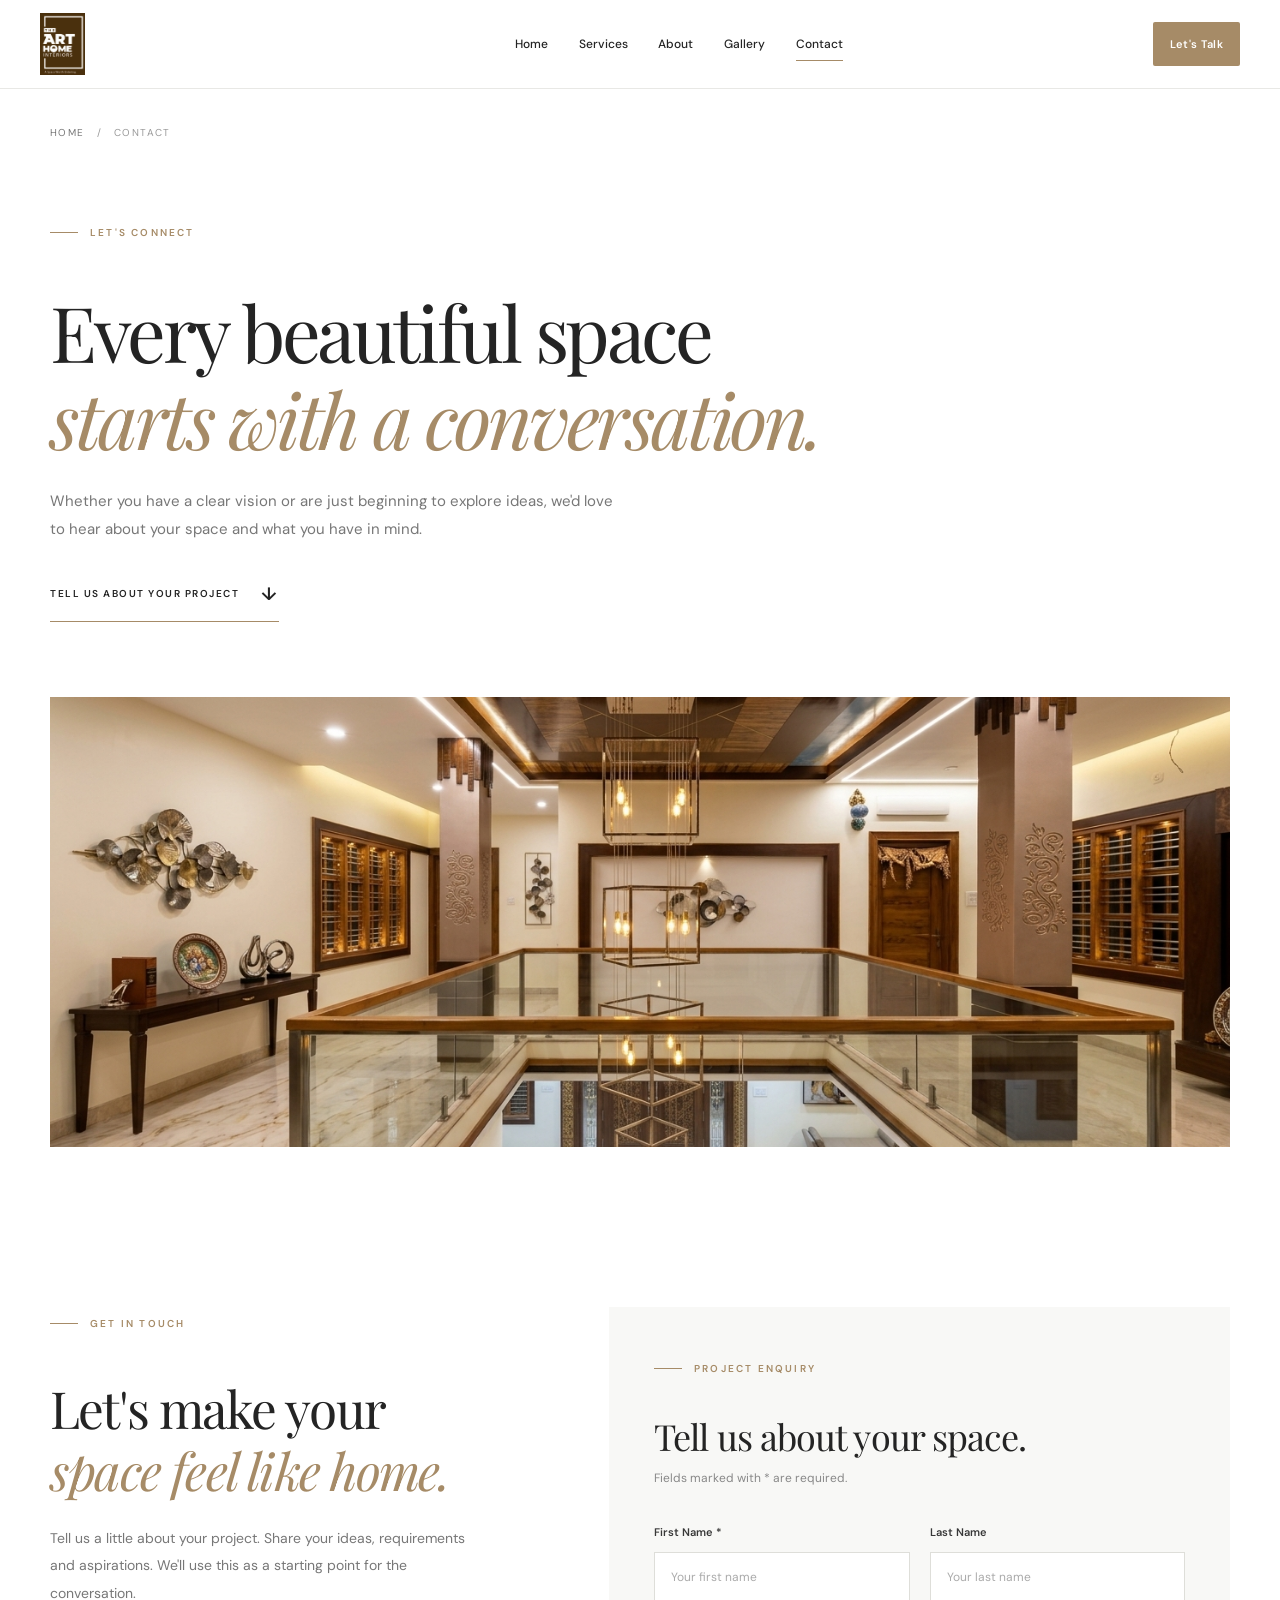
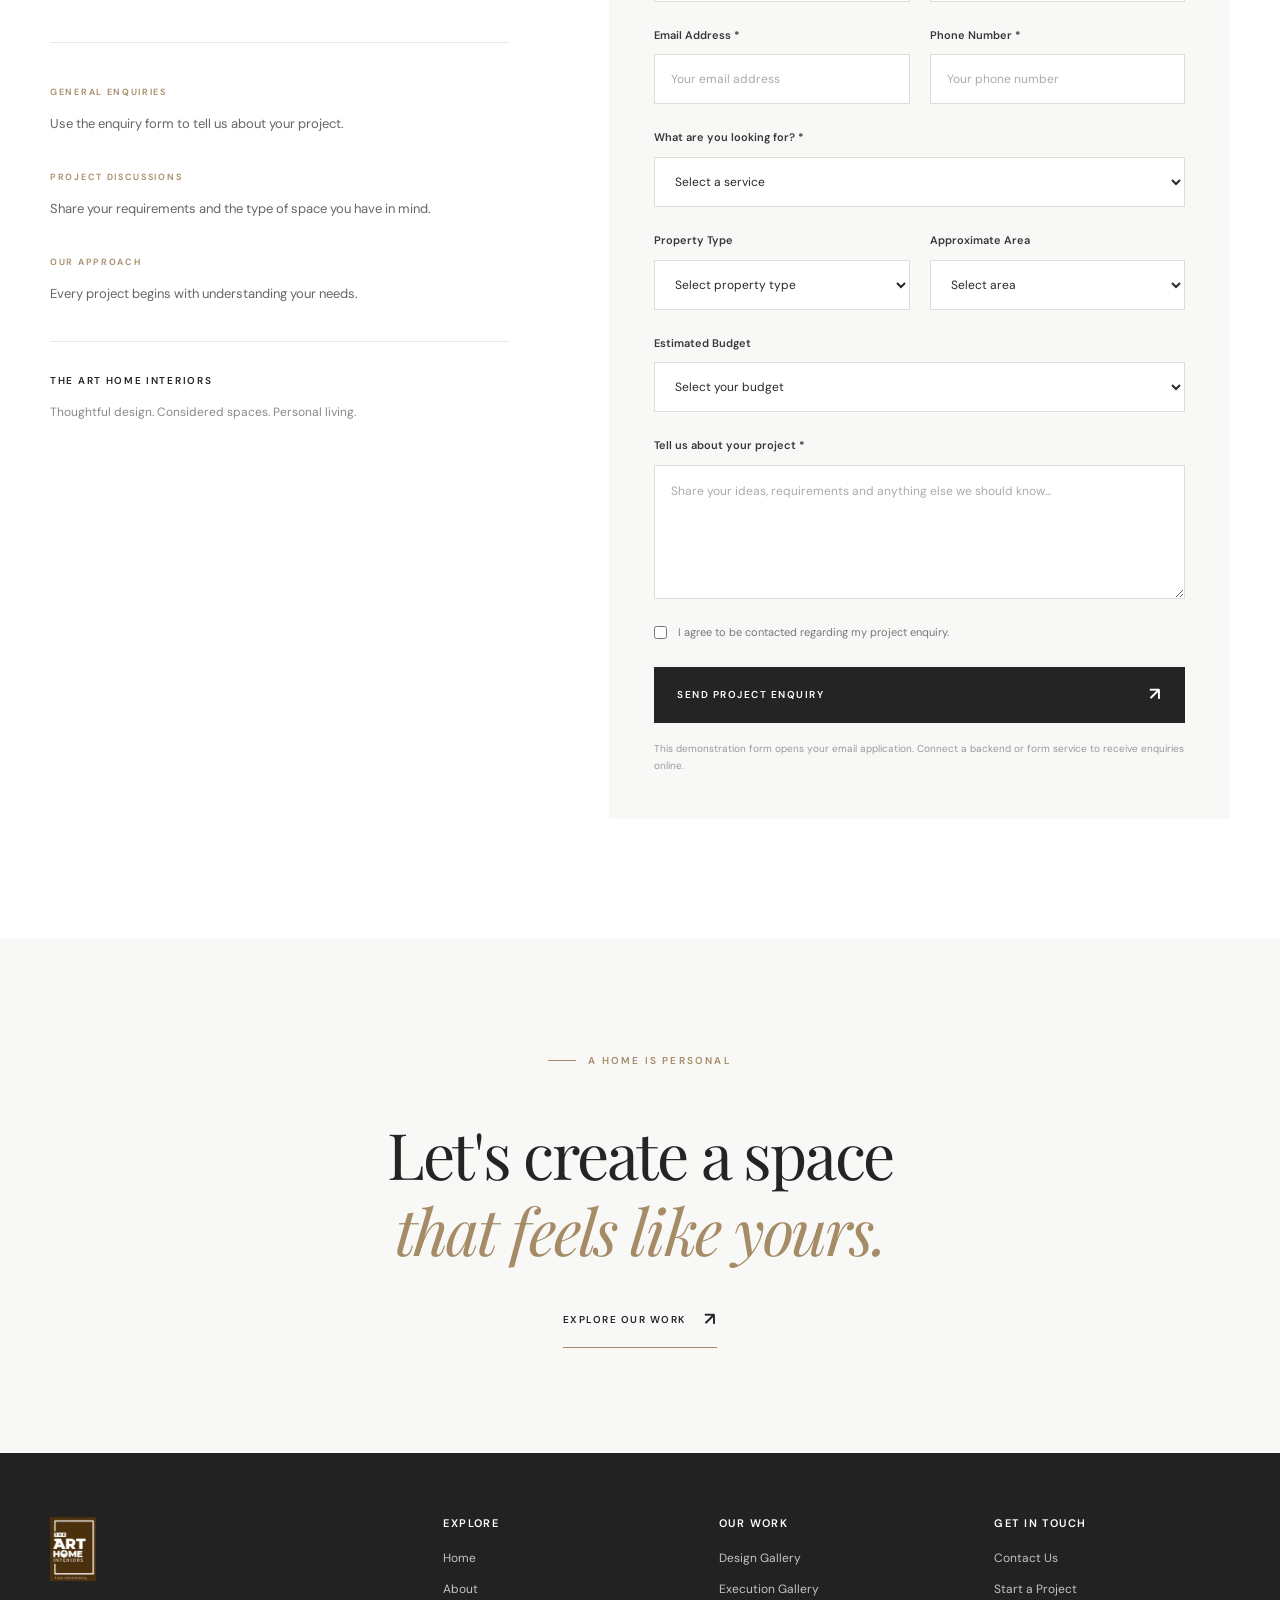
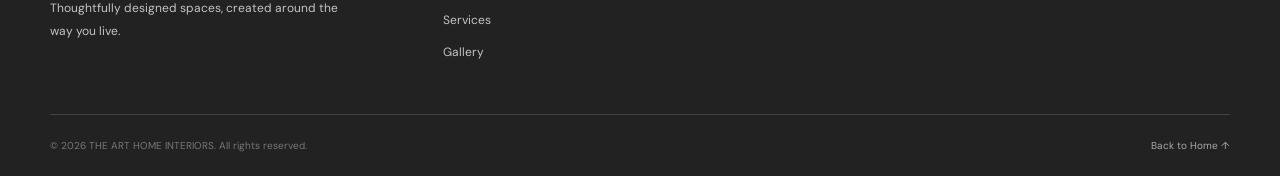
<file: contact.html>
<!DOCTYPE html>
<html lang="en">
<head>
    <meta charset="UTF-8">
    <meta name="viewport" content="width=device-width, initial-scale=1.0">
    <meta name="description" content="Get in touch with The Art Home Interiors to discuss your interior design project.">
    <title>Contact Us | The Art Home Interiors</title>

    <link rel="preconnect" href="https://fonts.googleapis.com">
    <link rel="preconnect" href="https://fonts.gstatic.com" crossorigin>
    <link href="https://fonts.googleapis.com/css2?family=DM+Sans:wght@400;500;600;700&family=Playfair+Display:wght@400;500;600;700&display=swap" rel="stylesheet">

    <link rel="stylesheet" href="assets/css/design-system.css">
    <link rel="stylesheet" href="assets/css/style.css">
    <link rel="stylesheet" href="assets/css/animations.css">
    <link rel="stylesheet" href="assets/css/contact.css">
    <link rel="stylesheet" href="assets/css/responsive.css">
    <link rel="stylesheet" href="assets/css/luxury-experience.css">
</head>

<body>

    <!-- PAGE LOADER -->
    <div class="page-loader" id="siteLoader">
        <div class="loader-content">
            <span class="loader-brand">THE ART HOME</span>
            <span class="loader-line"></span>
        </div>
    </div>

    <!-- HEADER -->
    <header class="site-header" id="siteHeader">
        <div class="header-container">

            <a href="index.html" class="brand">
                <img src="assets/images/logo.png" alt="The Art Home Interiors" class="brand-logo">
            </a>

            <nav class="main-nav" id="mainNav">
                <a href="index.html" class="nav-link">Home</a>
                <a href="services.html" class="nav-link">Services</a>
                <a href="about.html" class="nav-link">About</a>
                <a href="gallery.html" class="nav-link">Gallery</a>
                <a href="contact.html" class="nav-link active">Contact</a>
            </nav>

            <a href="#contactForm" class="header-cta">Let's Talk</a>

            <button class="menu-toggle" id="menuToggle" aria-label="Toggle navigation" aria-expanded="false">
                <span></span>
                <span></span>
            </button>

        </div>
    </header>


    <main>

        <!-- CONTACT HERO -->
        <section class="contact-hero">
            <div class="container">

                <div class="contact-breadcrumb reveal">
                    <a href="index.html">HOME</a>
                    <span>/</span>
                    <span>CONTACT</span>
                </div>

                <div class="contact-hero-content reveal">
                    <span class="section-label">LET'S CONNECT</span>

                    <h1>
                        Every beautiful space
                        <span>starts with a conversation.</span>
                    </h1>

                    <p>
                        Whether you have a clear vision or are just beginning
                        to explore ideas, we'd love to hear about your space
                        and what you have in mind.
                    </p>

                    <a href="#contactForm" class="contact-scroll-link">
                        TELL US ABOUT YOUR PROJECT
                        <span>↓</span>
                    </a>
                </div>

            </div>
        </section>


        <!-- CONTACT IMAGE -->
        <section class="contact-image-section">
            <div class="container">
                <div class="contact-banner-image reveal">
                    <img src="assets/images/home-feature.jpg"
                         alt="Beautifully designed residential interior">
                </div>
            </div>
        </section>


        <!-- CONTACT MAIN -->
        <section class="contact-main section-pad" id="contactForm">

            <div class="container contact-main-grid">

                <!-- LEFT INFORMATION -->
                <div class="contact-information reveal">

                    <span class="section-label">GET IN TOUCH</span>

                    <h2>
                        Let's make your
                        <span>space feel like home.</span>
                    </h2>

                    <p class="contact-information-description">
                        Tell us a little about your project. Share your ideas,
                        requirements and aspirations. We'll use this as a
                        starting point for the conversation.
                    </p>

                    <div class="contact-info-divider"></div>

                    <div class="contact-info-block">
                        <span>GENERAL ENQUIRIES</span>
                        <p>Use the enquiry form to tell us about your project.</p>
                    </div>

                    <div class="contact-info-block">
                        <span>PROJECT DISCUSSIONS</span>
                        <p>Share your requirements and the type of space you have in mind.</p>
                    </div>

                    <div class="contact-info-block">
                        <span>OUR APPROACH</span>
                        <p>Every project begins with understanding your needs.</p>
                    </div>

                    <div class="contact-social-note">
                        <span>THE ART HOME INTERIORS</span>
                        <p>Thoughtful design. Considered spaces. Personal living.</p>
                    </div>

                </div>


                <!-- ENQUIRY FORM -->
                <div class="contact-form-wrapper reveal">

                    <div class="contact-form-heading">
                        <span class="section-label">PROJECT ENQUIRY</span>
                        <h3>Tell us about your space.</h3>
                        <p>Fields marked with * are required.</p>
                    </div>

                    <form id="projectEnquiryForm" class="contact-form">

                        <div class="form-row">

                            <div class="form-group">
                                <label for="firstName">First Name *</label>
                                <input
                                    type="text"
                                    id="firstName"
                                    name="firstName"
                                    placeholder="Your first name"
                                    required>
                            </div>

                            <div class="form-group">
                                <label for="lastName">Last Name</label>
                                <input
                                    type="text"
                                    id="lastName"
                                    name="lastName"
                                    placeholder="Your last name">
                            </div>

                        </div>


                        <div class="form-row">

                            <div class="form-group">
                                <label for="email">Email Address *</label>
                                <input
                                    type="email"
                                    id="email"
                                    name="email"
                                    placeholder="Your email address"
                                    required>
                            </div>

                            <div class="form-group">
                                <label for="phone">Phone Number *</label>
                                <input
                                    type="tel"
                                    id="phone"
                                    name="phone"
                                    placeholder="Your phone number"
                                    required>
                            </div>

                        </div>


                        <div class="form-group">
                            <label for="projectType">What are you looking for? *</label>

                            <select id="projectType" name="projectType" required>
                                <option value="" disabled selected>Select a service</option>
                                <option value="Full Home Interior">Full Home Interior</option>
                                <option value="Living Room Design">Living Room Design</option>
                                <option value="Bedroom Design">Bedroom Design</option>
                                <option value="Kitchen Design">Kitchen Design</option>
                                <option value="Space Planning">Space Planning</option>
                                <option value="Design and Execution">Design & Execution</option>
                                <option value="Other">Other</option>
                            </select>
                        </div>


                        <div class="form-row">

                            <div class="form-group">
                                <label for="propertyType">Property Type</label>

                                <select id="propertyType" name="propertyType">
                                    <option value="" selected>Select property type</option>
                                    <option value="Apartment">Apartment</option>
                                    <option value="Independent House">Independent House</option>
                                    <option value="Villa">Villa</option>
                                    <option value="Other">Other</option>
                                </select>
                            </div>

                            <div class="form-group">
                                <label for="projectSize">Approximate Area</label>

                                <select id="projectSize" name="projectSize">
                                    <option value="" selected>Select area</option>
                                    <option value="Below 1000 sq. ft.">Below 1000 sq. ft.</option>
                                    <option value="1000–1500 sq. ft.">1000–1500 sq. ft.</option>
                                    <option value="1500–2500 sq. ft.">1500–2500 sq. ft.</option>
                                    <option value="2500–3500 sq. ft.">2500–3500 sq. ft.</option>
                                    <option value="Above 3500 sq. ft.">Above 3500 sq. ft.</option>
                                    <option value="Not decided">Not decided</option>
                                </select>
                            </div>

                        </div>


                        <div class="form-group">
                            <label for="budget">Estimated Budget</label>

                            <select id="budget" name="budget">
                                <option value="" selected>Select your budget</option>
                                <option value="Below ₹5 Lakhs">Below ₹5 Lakhs</option>
                                <option value="₹5–10 Lakhs">₹5–10 Lakhs</option>
                                <option value="₹10–20 Lakhs">₹10–20 Lakhs</option>
                                <option value="₹20–40 Lakhs">₹20–40 Lakhs</option>
                                <option value="Above ₹40 Lakhs">Above ₹40 Lakhs</option>
                                <option value="To be discussed">To be discussed</option>
                            </select>
                        </div>


                        <div class="form-group">
                            <label for="message">Tell us about your project *</label>

                            <textarea
                                id="message"
                                name="message"
                                rows="5"
                                placeholder="Share your ideas, requirements and anything else we should know..."
                                required></textarea>
                        </div>


                        <label class="form-consent">
                            <input type="checkbox" id="consent" required>
                            <span>
                                I agree to be contacted regarding my project enquiry.
                            </span>
                        </label>


                        <button type="submit" class="contact-submit-btn">
                            SEND PROJECT ENQUIRY
                            <span>↗</span>
                        </button>

                        <p class="form-status" id="formStatus" aria-live="polite"></p>

                        <p class="form-note">
                            This demonstration form opens your email application.
                            Connect a backend or form service to receive enquiries online.
                        </p>

                    </form>

                </div>

            </div>

        </section>


        <!-- CLOSING SECTION -->
        <section class="contact-closing">
            <div class="container reveal">

                <span class="section-label">A HOME IS PERSONAL</span>

                <h2>
                    Let's create a space
                    <span>that feels like yours.</span>
                </h2>

                <a href="gallery.html" class="contact-gallery-link">
                    EXPLORE OUR WORK
                    <span>↗</span>
                </a>

            </div>
        </section>

    </main>


    <!-- FOOTER -->
    <footer class="site-footer" id="siteFooter">
        <div class="container footer-container">

            <div class="footer-brand">
                <a href="index.html">
                    <img src="assets/images/logo.png" alt="The Art Home Interiors" class="footer-logo">
                </a>
                <p>Thoughtfully designed spaces, created around the way you live.</p>
            </div>

            <div class="footer-column">
                <h4>Explore</h4>
                <a href="index.html">Home</a>
                <a href="about.html">About</a>
                <a href="services.html">Services</a>
                <a href="gallery.html">Gallery</a>
            </div>

            <div class="footer-column">
                <h4>Our Work</h4>
                <a href="design-gallery.html">Design Gallery</a>
                <a href="execution-gallery.html">Execution Gallery</a>
            </div>

            <div class="footer-column">
                <h4>Get in Touch</h4>
                <a href="contact.html">Contact Us</a>
                <a href="#contactForm">Start a Project</a>
            </div>

        </div>

        <div class="container footer-bottom">
            <p>© <span id="currentYear"></span> THE ART HOME INTERIORS. All rights reserved.</p>
            <a href="index.html">Back to Home ↑</a>
        </div>
    </footer>


    <script src="assets/js/main.js"></script>
    <script src="assets/js/contact.js"></script>
    <script src="assets/js/animations.js"></script>
    <script src="assets/js/luxury-experience.js"></script>

</body>
</html>
</file>
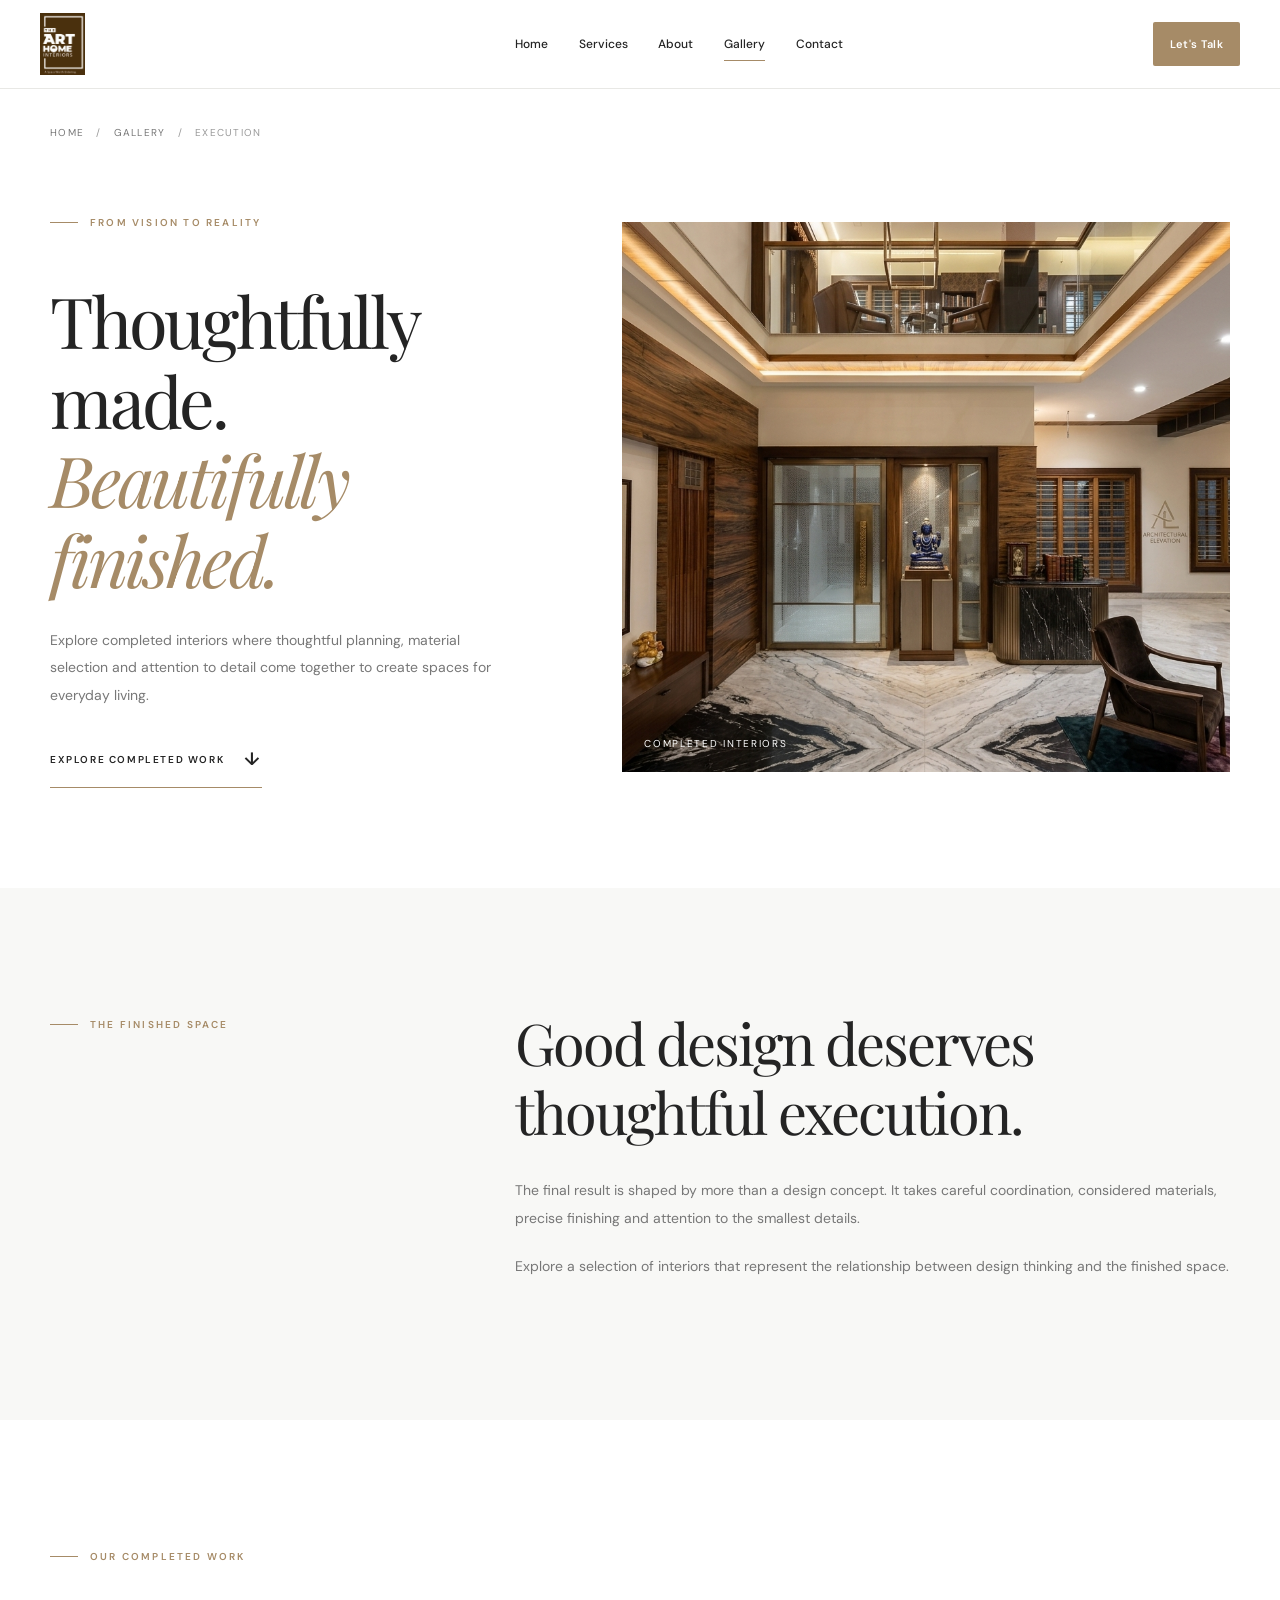
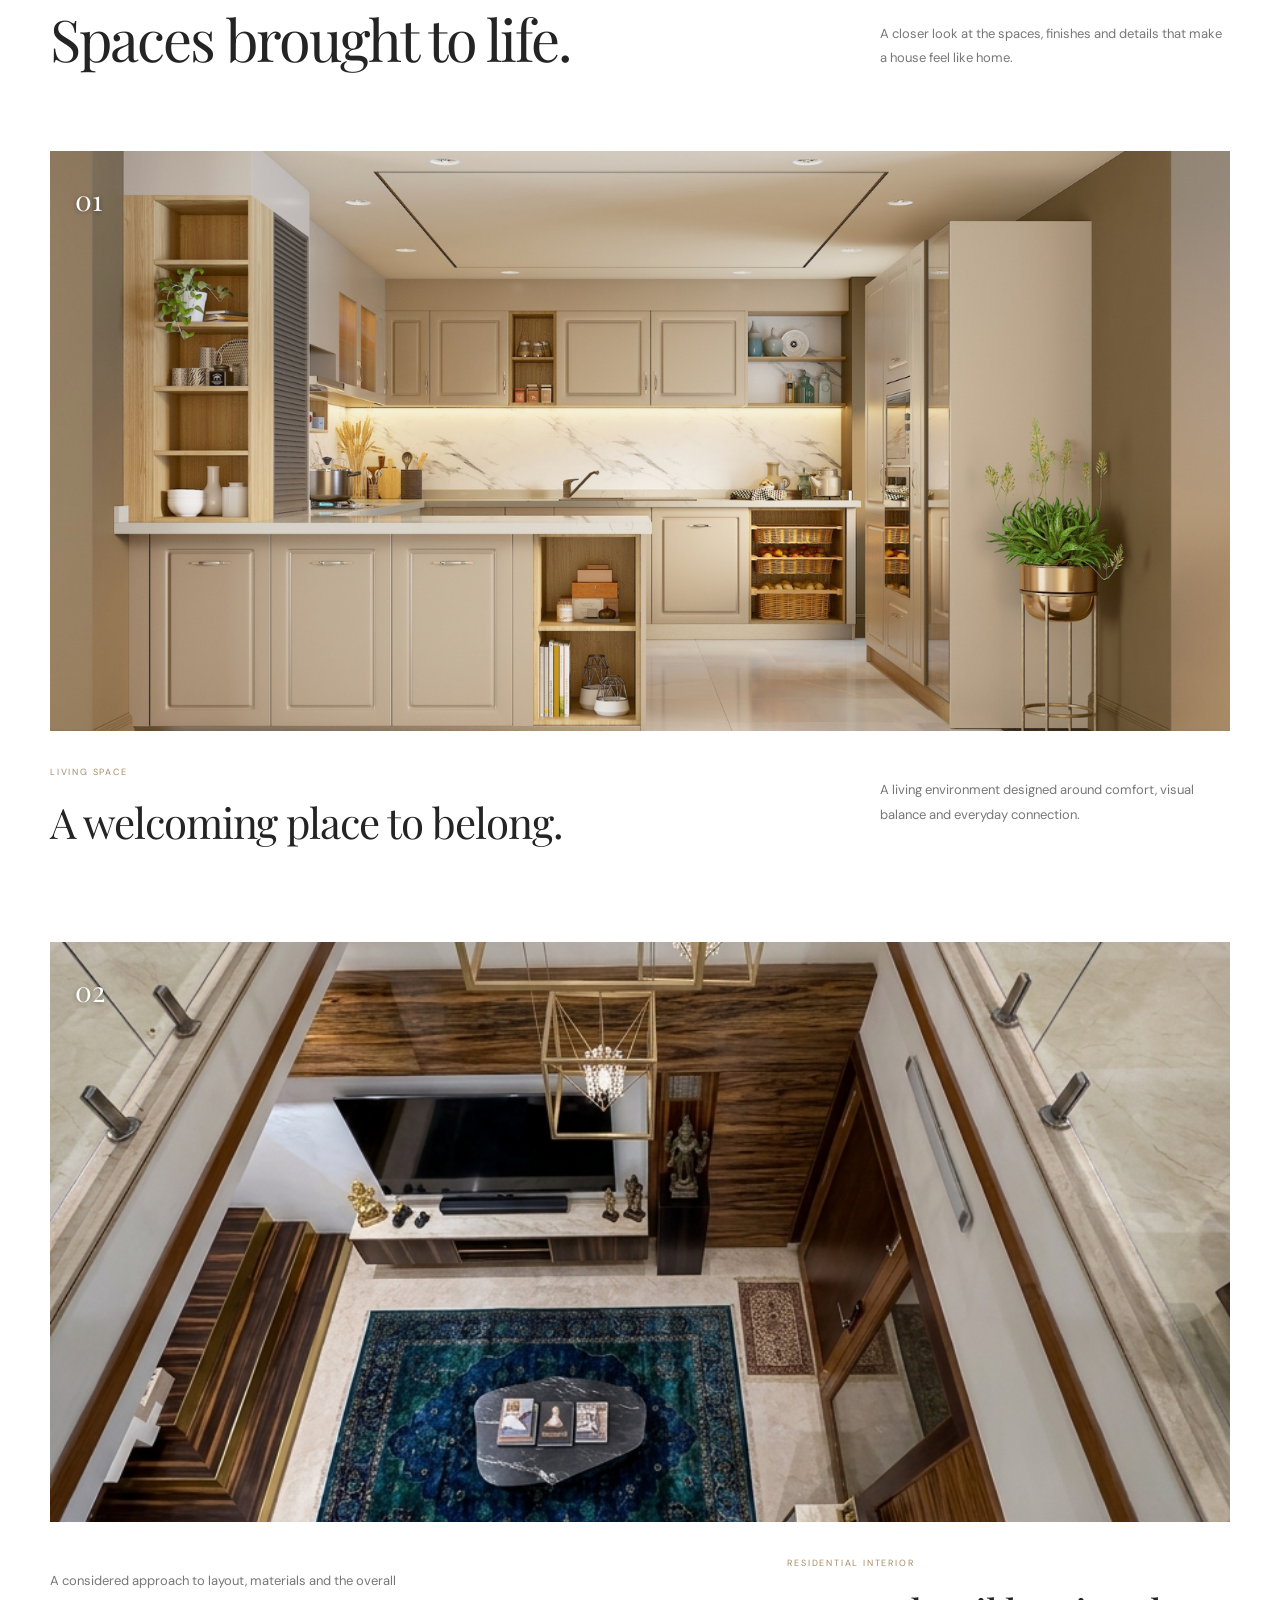
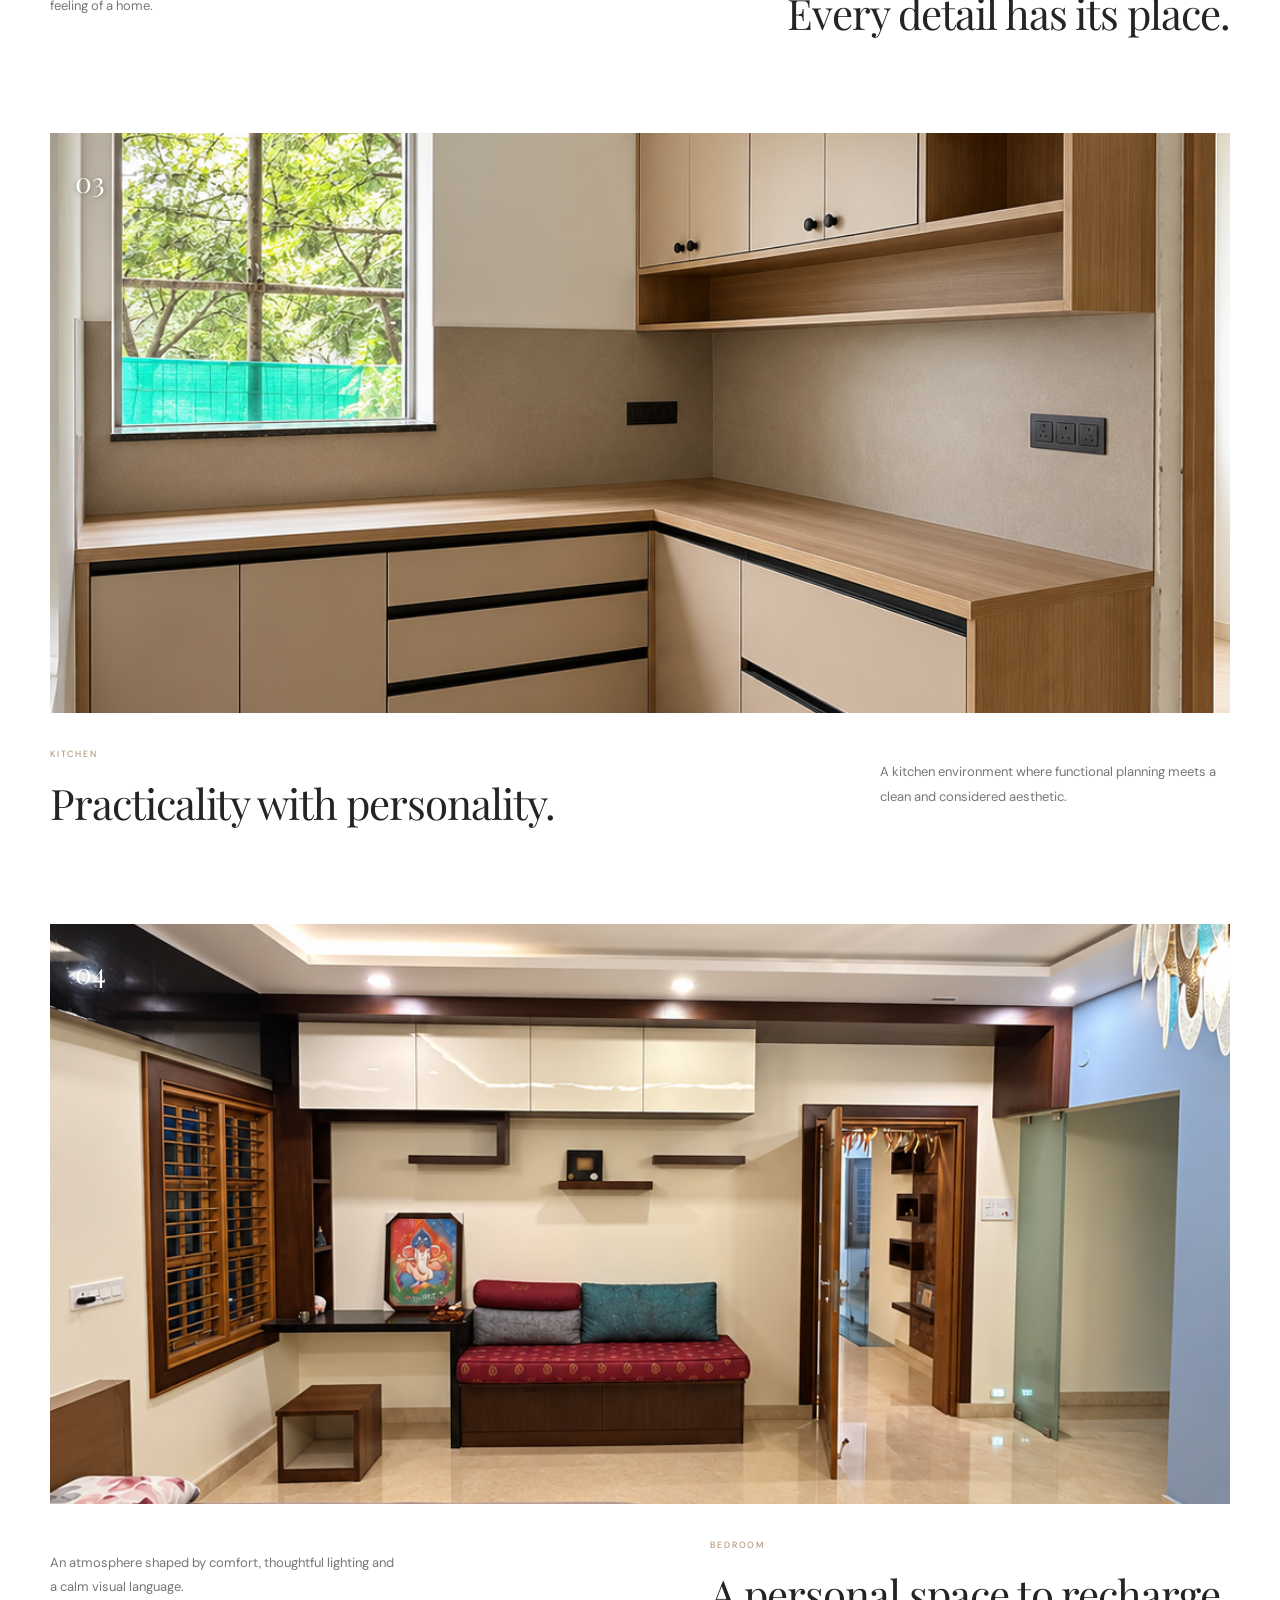
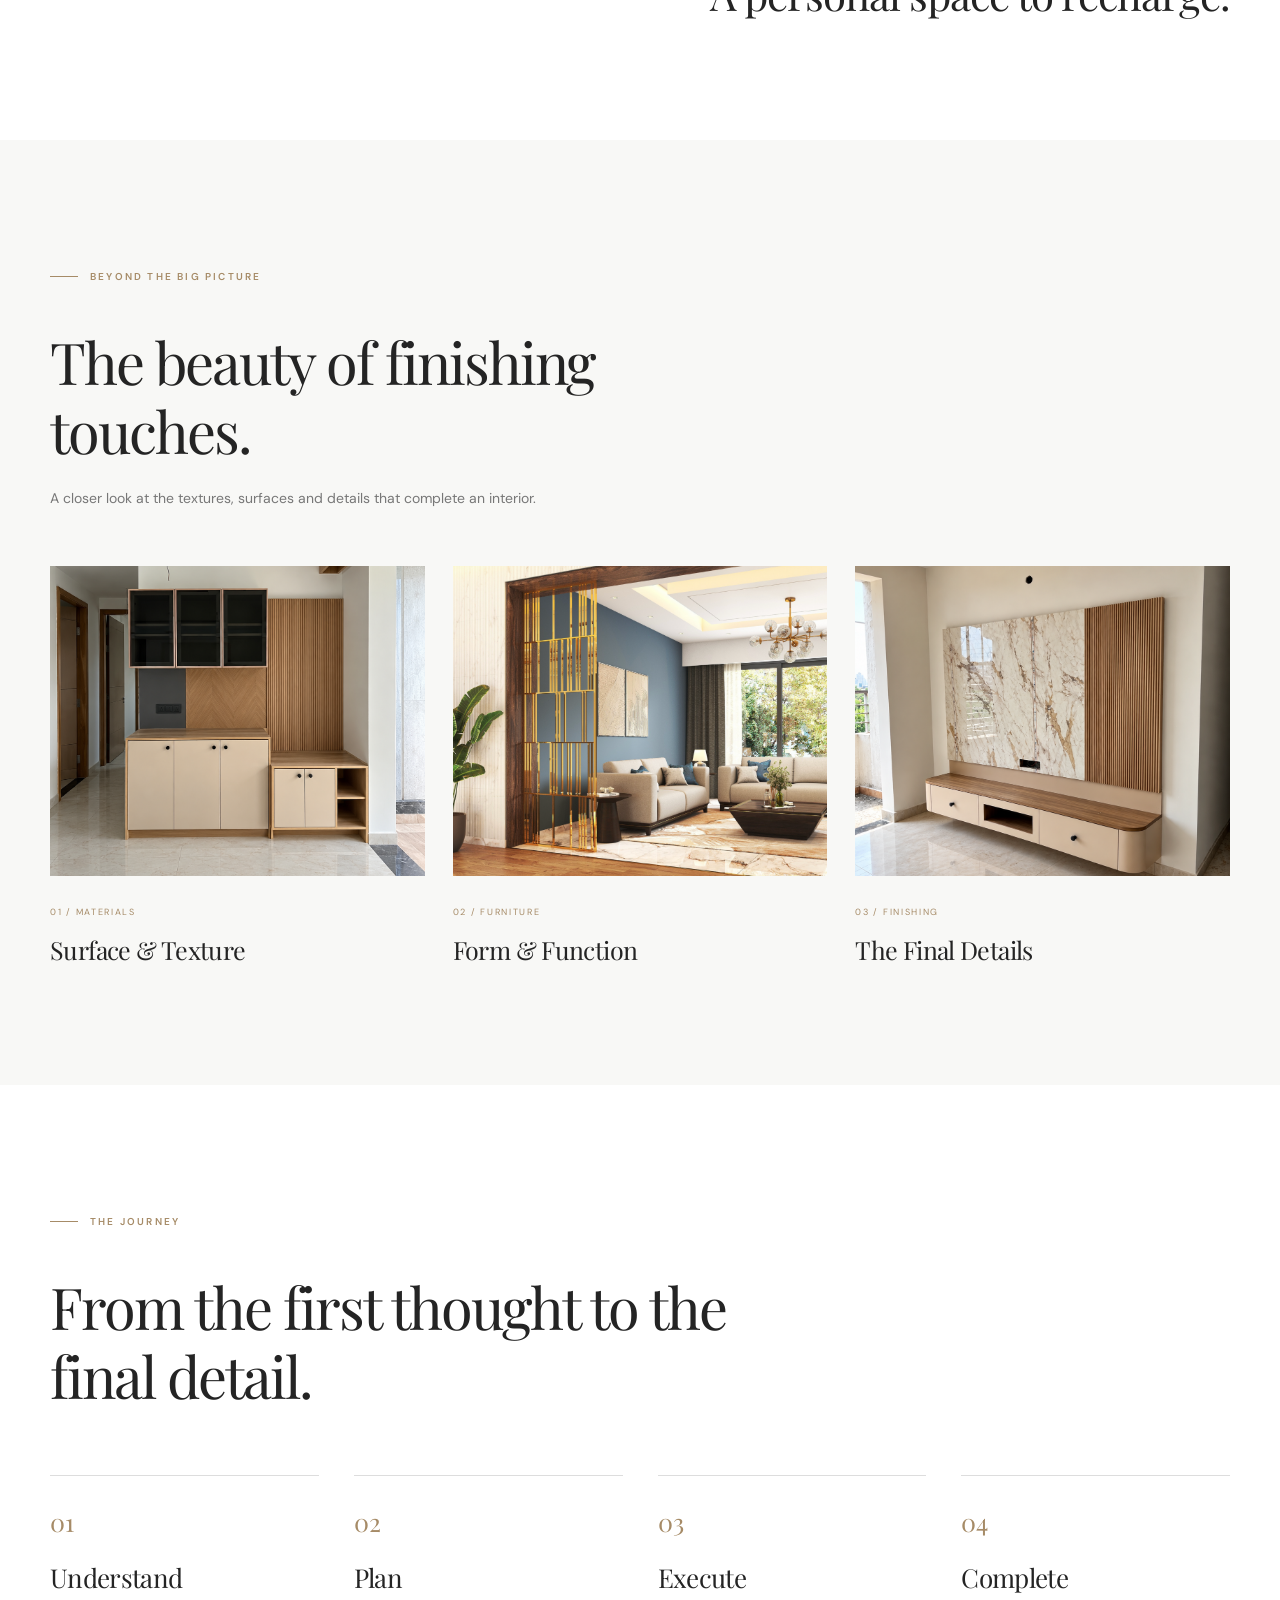
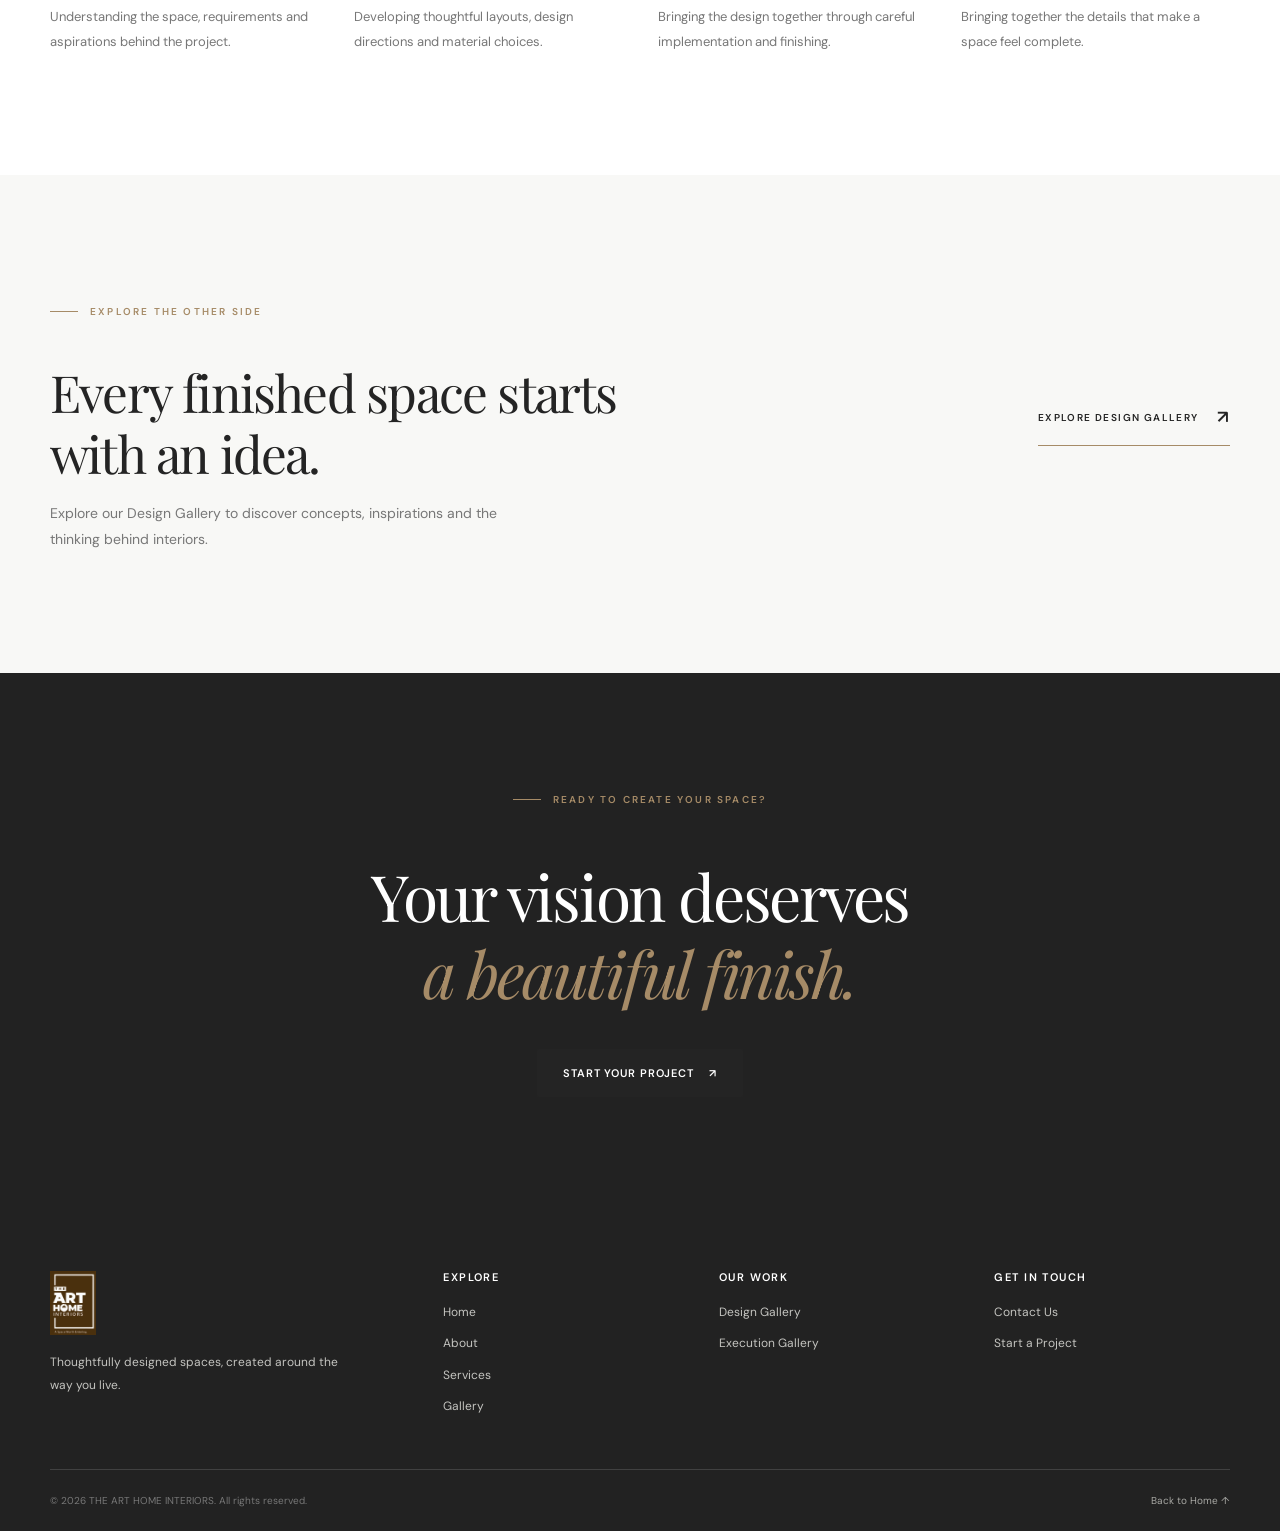
<file: execution-gallery.html>
<!DOCTYPE html>
<html lang="en">
<head>
    <meta charset="UTF-8">
    <meta name="viewport" content="width=device-width, initial-scale=1.0">
    <meta name="description" content="Explore completed residential interiors and execution work by The Art Home Interiors.">
    <title>Execution Gallery | The Art Home Interiors</title>

    <link rel="preconnect" href="https://fonts.googleapis.com">
    <link rel="preconnect" href="https://fonts.gstatic.com" crossorigin>
    <link href="https://fonts.googleapis.com/css2?family=DM+Sans:wght@400;500;600;700&family=Playfair+Display:wght@400;500;600;700&display=swap" rel="stylesheet">

    <link rel="stylesheet" href="assets/css/design-system.css">
    <link rel="stylesheet" href="assets/css/style.css">
    <link rel="stylesheet" href="assets/css/animations.css">
    <link rel="stylesheet" href="assets/css/execution-gallery.css">
    <link rel="stylesheet" href="assets/css/responsive.css">
    <link rel="stylesheet" href="assets/css/luxury-experience.css">
</head>

<body>

    <!-- PAGE LOADER -->
    <div class="page-loader" id="siteLoader">
        <div class="loader-content">
            <span class="loader-brand">THE ART HOME</span>
            <span class="loader-line"></span>
        </div>
    </div>

    <!-- HEADER -->
    <header class="site-header" id="siteHeader">
        <div class="header-container">

            <a href="index.html" class="brand">
                <img src="assets/images/logo.png" alt="The Art Home Interiors" class="brand-logo">
            </a>

            <nav class="main-nav" id="mainNav">
                <a href="index.html" class="nav-link">Home</a>
                <a href="services.html" class="nav-link">Services</a>
                <a href="about.html" class="nav-link">About</a>
                <a href="gallery.html" class="nav-link active">Gallery</a>
                <a href="contact.html" class="nav-link">Contact</a>
            </nav>

            <a href="contact.html" class="header-cta">Let's Talk</a>

            <button class="menu-toggle" id="menuToggle" aria-label="Toggle navigation" aria-expanded="false">
                <span></span>
                <span></span>
            </button>

        </div>
    </header>


    <main>

        <!-- HERO -->
        <section class="execution-hero">
            <div class="container">

                <div class="execution-breadcrumb reveal">
                    <a href="index.html">HOME</a>
                    <span>/</span>
                    <a href="gallery.html">GALLERY</a>
                    <span>/</span>
                    <span>EXECUTION</span>
                </div>

                <div class="execution-hero-grid">

                    <div class="execution-hero-content reveal">
                        <span class="section-label">FROM VISION TO REALITY</span>

                        <h1>
                            Thoughtfully made.
                            <span>Beautifully finished.</span>
                        </h1>

                        <p>
                            Explore completed interiors where thoughtful planning,
                            material selection and attention to detail come together
                            to create spaces for everyday living.
                        </p>

                        <a href="#completedProjects" class="execution-scroll-link">
                            EXPLORE COMPLETED WORK
                            <span>↓</span>
                        </a>
                    </div>

                    <div class="execution-hero-image reveal">
                        <img src="assets/images/execution-preview.jpg"
                             alt="Completed residential interior">
                        <span>COMPLETED INTERIORS</span>
                    </div>

                </div>

            </div>
        </section>


        <!-- INTRO -->
        <section class="execution-intro section-pad">
            <div class="container execution-intro-grid">

                <div class="execution-intro-label reveal">
                    <span class="section-label">THE FINISHED SPACE</span>
                </div>

                <div class="execution-intro-content reveal">
                    <h2>Good design deserves thoughtful execution.</h2>

                    <p>
                        The final result is shaped by more than a design concept.
                        It takes careful coordination, considered materials,
                        precise finishing and attention to the smallest details.
                    </p>

                    <p>
                        Explore a selection of interiors that represent the
                        relationship between design thinking and the finished space.
                    </p>
                </div>

            </div>
        </section>


        <!-- PROJECTS -->
        <section class="execution-projects section-pad" id="completedProjects">
            <div class="container">

                <div class="execution-section-heading reveal">
                    <div>
                        <span class="section-label">OUR COMPLETED WORK</span>
                        <h2>Spaces brought to life.</h2>
                    </div>

                    <p>
                        A closer look at the spaces, finishes and details
                        that make a house feel like home.
                    </p>
                </div>


                <!-- PROJECT 01 -->
                <article class="execution-project reveal">

                    <div class="execution-project-image">
                        <img src="assets/images/design-04.jpg"
                             alt="Completed living room interior"
                             loading="lazy">
                        <span class="execution-image-number">01</span>
                    </div>

                    <div class="execution-project-info">
                        <div>
                            <span class="execution-category">LIVING SPACE</span>
                            <h3>A welcoming place to belong.</h3>
                        </div>

                        <p>
                            A living environment designed around comfort,
                            visual balance and everyday connection.
                        </p>
                    </div>

                </article>


                <!-- PROJECT 02 -->
                <article class="execution-project execution-project-reverse reveal">

                    <div class="execution-project-image">
                        <img src="assets/images/after-02.jpg"
                             alt="Completed custom wardrobe interior"
                             loading="lazy">
                        <span class="execution-image-number">02</span>
                    </div>

                    <div class="execution-project-info">
                        <div>
                            <span class="execution-category">RESIDENTIAL INTERIOR</span>
                            <h3>Every detail has its place.</h3>
                        </div>

                        <p>
                            A considered approach to layout, materials
                            and the overall feeling of a home.
                        </p>
                    </div>

                </article>


                <!-- PROJECT 03 -->
                <article class="execution-project reveal">

                    <div class="execution-project-image">
                        <img src="assets/images/execution-03.jpg"
                             alt="Completed kitchen interior"
                             loading="lazy">
                        <span class="execution-image-number">03</span>
                    </div>

                    <div class="execution-project-info">
                        <div>
                            <span class="execution-category">KITCHEN</span>
                            <h3>Practicality with personality.</h3>
                        </div>

                        <p>
                            A kitchen environment where functional planning
                            meets a clean and considered aesthetic.
                        </p>
                    </div>

                </article>


                <!-- PROJECT 04 -->
                <article class="execution-project execution-project-reverse reveal">

                    <div class="execution-project-image">
                        <img src="assets/images/Bedroom%201.1.png"
                             alt="Completed bedroom interior"
                             loading="lazy">
                        <span class="execution-image-number">04</span>
                    </div>

                    <div class="execution-project-info">
                        <div>
                            <span class="execution-category">BEDROOM</span>
                            <h3>A personal space to recharge.</h3>
                        </div>

                        <p>
                            An atmosphere shaped by comfort, thoughtful
                            lighting and a calm visual language.
                        </p>
                    </div>

                </article>


            </div>
        </section>


        <!-- DETAIL GALLERY -->
        <section class="execution-details section-pad">

            <div class="container">

                <div class="execution-details-heading reveal">
                    <span class="section-label">BEYOND THE BIG PICTURE</span>
                    <h2>The beauty of finishing touches.</h2>
                    <p>
                        A closer look at the textures, surfaces and
                        details that complete an interior.
                    </p>
                </div>

                <div class="execution-detail-grid">

                    <div class="execution-detail-item reveal">
                        <img src="assets/images/execution-05.jpg"
                             alt="Interior finishing and material details"
                             loading="lazy">
                        <div>
                            <span>01 / MATERIALS</span>
                            <h3>Surface & Texture</h3>
                        </div>
                    </div>

                    <div class="execution-detail-item reveal">
                        <img src="assets/images/design-03.jpg"
                             alt="Dining interior finishing details"
                             loading="lazy">
                        <div>
                            <span>02 / FURNITURE</span>
                            <h3>Form & Function</h3>
                        </div>
                    </div>

                    <div class="execution-detail-item reveal">
                        <img src="assets/images/execution-04.jpg"
                             alt="Completed interior details"
                             loading="lazy">
                        <div>
                            <span>03 / FINISHING</span>
                            <h3>The Final Details</h3>
                        </div>
                    </div>

                </div>

            </div>
        </section>


        <!-- PROCESS -->
        <section class="execution-process section-pad">
            <div class="container">

                <div class="execution-process-heading reveal">
                    <span class="section-label">THE JOURNEY</span>
                    <h2>From the first thought to the final detail.</h2>
                </div>

                <div class="execution-process-grid">

                    <div class="execution-process-item reveal">
                        <span>01</span>
                        <h3>Understand</h3>
                        <p>
                            Understanding the space, requirements
                            and aspirations behind the project.
                        </p>
                    </div>

                    <div class="execution-process-item reveal">
                        <span>02</span>
                        <h3>Plan</h3>
                        <p>
                            Developing thoughtful layouts,
                            design directions and material choices.
                        </p>
                    </div>

                    <div class="execution-process-item reveal">
                        <span>03</span>
                        <h3>Execute</h3>
                        <p>
                            Bringing the design together through
                            careful implementation and finishing.
                        </p>
                    </div>

                    <div class="execution-process-item reveal">
                        <span>04</span>
                        <h3>Complete</h3>
                        <p>
                            Bringing together the details
                            that make a space feel complete.
                        </p>
                    </div>

                </div>

            </div>
        </section>


        <!-- DESIGN GALLERY LINK -->
        <section class="execution-next section-pad">
            <div class="container execution-next-inner reveal">

                <div>
                    <span class="section-label">EXPLORE THE OTHER SIDE</span>
                    <h2>Every finished space starts with an idea.</h2>
                    <p>
                        Explore our Design Gallery to discover concepts,
                        inspirations and the thinking behind interiors.
                    </p>
                </div>

                <a href="design-gallery.html" class="execution-next-link">
                    EXPLORE DESIGN GALLERY
                    <span>↗</span>
                </a>

            </div>
        </section>


        <!-- CTA -->
        <section class="execution-cta">
            <div class="container reveal">

                <span class="section-label">READY TO CREATE YOUR SPACE?</span>

                <h2>
                    Your vision deserves
                    <span>a beautiful finish.</span>
                </h2>

                <a href="contact.html" class="btn btn-primary">
                    START YOUR PROJECT <span>↗</span>
                </a>

            </div>
        </section>

    </main>


    <!-- FOOTER -->
    <footer class="site-footer" id="siteFooter">
        <div class="container footer-container">

            <div class="footer-brand">
                <a href="index.html">
                    <img src="assets/images/logo.png" alt="The Art Home Interiors" class="footer-logo">
                </a>
                <p>Thoughtfully designed spaces, created around the way you live.</p>
            </div>

            <div class="footer-column">
                <h4>Explore</h4>
                <a href="index.html">Home</a>
                <a href="about.html">About</a>
                <a href="services.html">Services</a>
                <a href="gallery.html">Gallery</a>
            </div>

            <div class="footer-column">
                <h4>Our Work</h4>
                <a href="design-gallery.html">Design Gallery</a>
                <a href="execution-gallery.html">Execution Gallery</a>
            </div>

            <div class="footer-column">
                <h4>Get in Touch</h4>
                <a href="contact.html">Contact Us</a>
                <a href="contact.html">Start a Project</a>
            </div>

        </div>

        <div class="container footer-bottom">
            <p>© <span id="currentYear"></span> THE ART HOME INTERIORS. All rights reserved.</p>
            <a href="index.html">Back to Home ↑</a>
        </div>
    </footer>


    <script src="assets/js/main.js"></script>
    <script src="assets/js/animations.js"></script>
    <script src="assets/js/luxury-experience.js"></script>

</body>
</html>
</file>
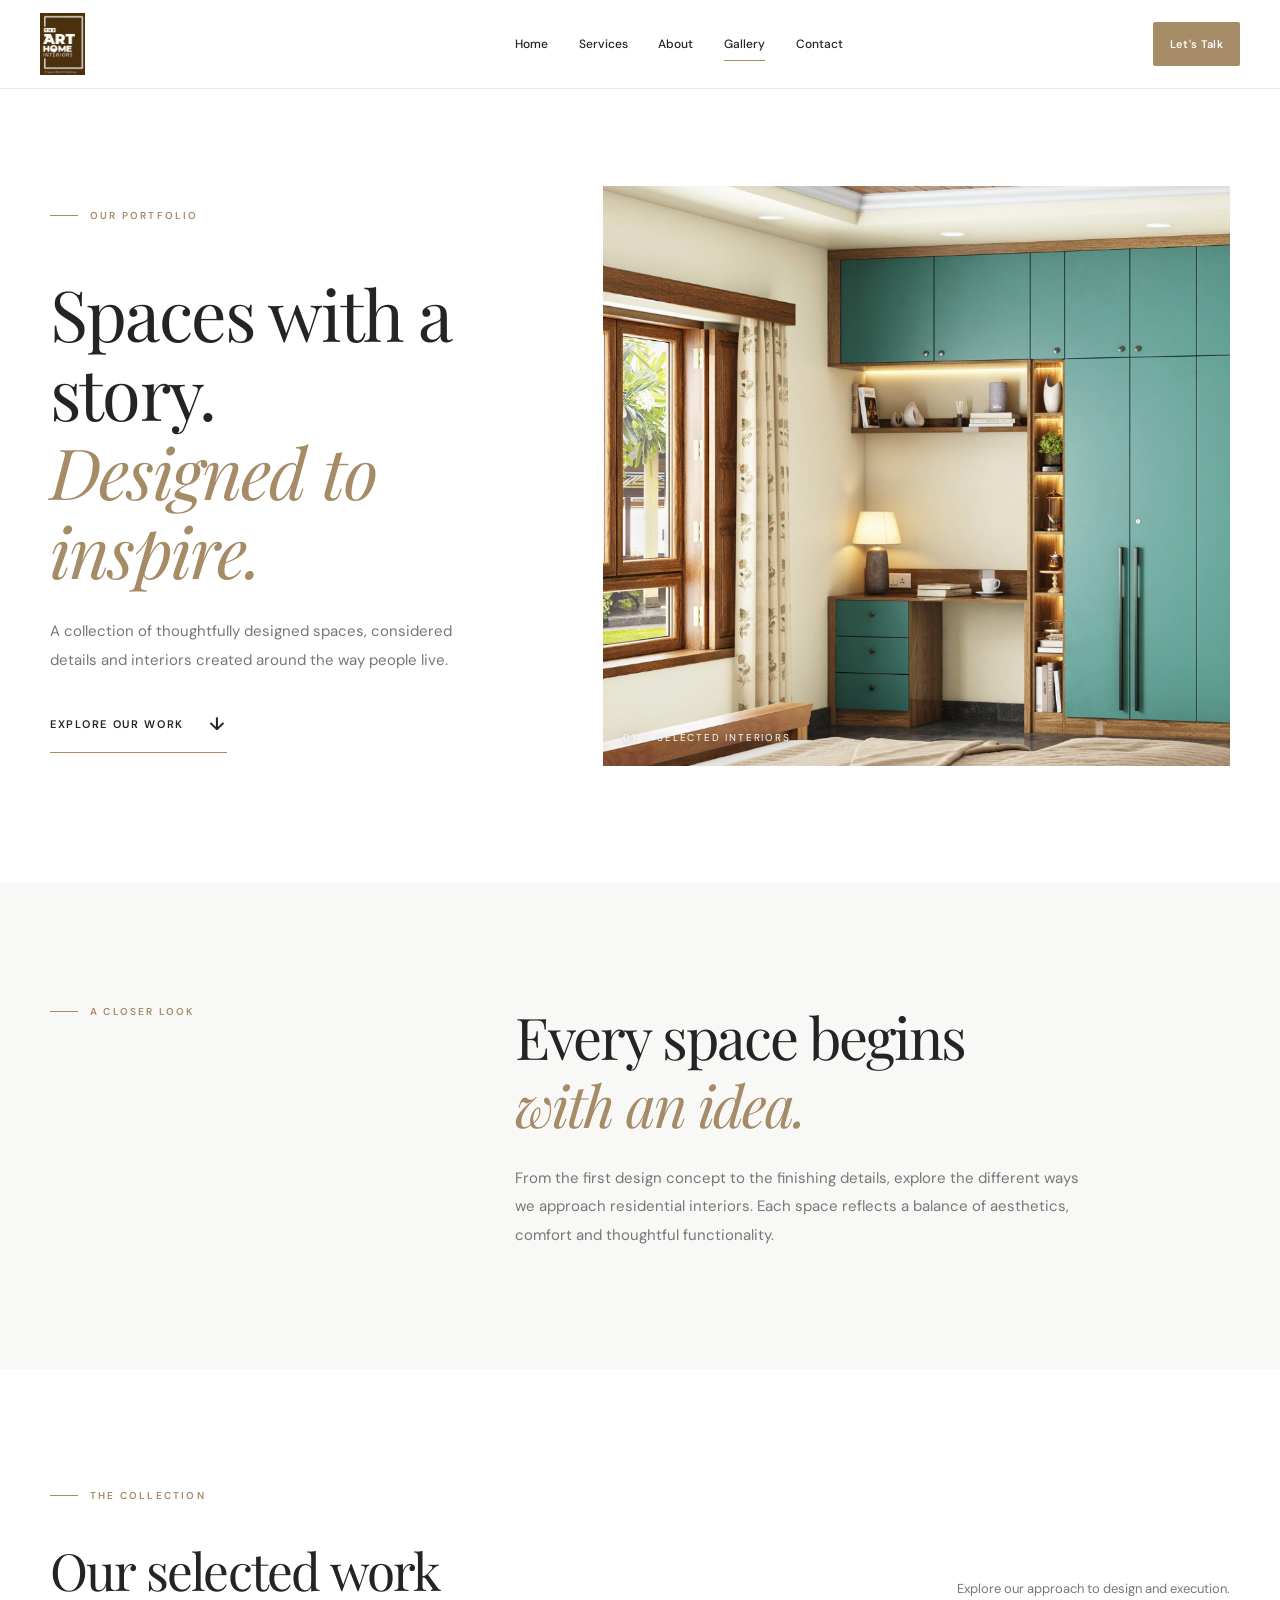
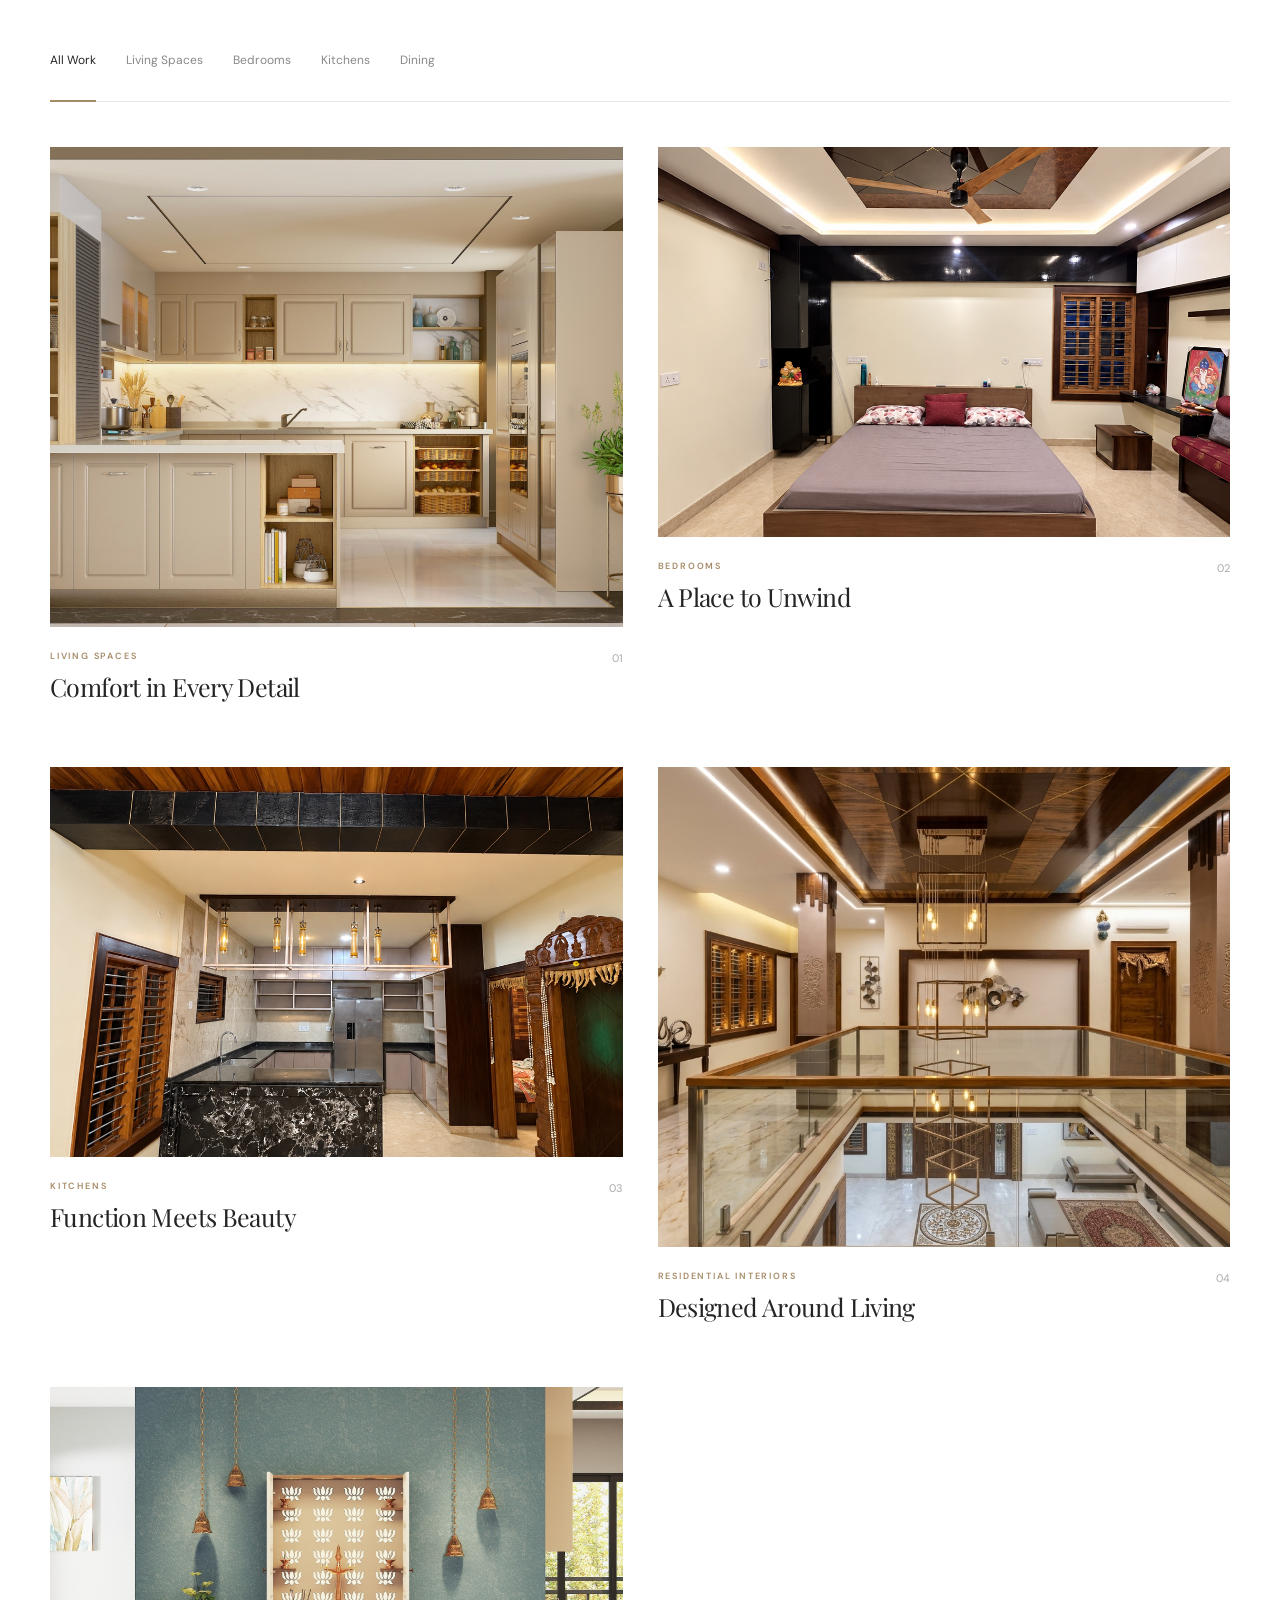
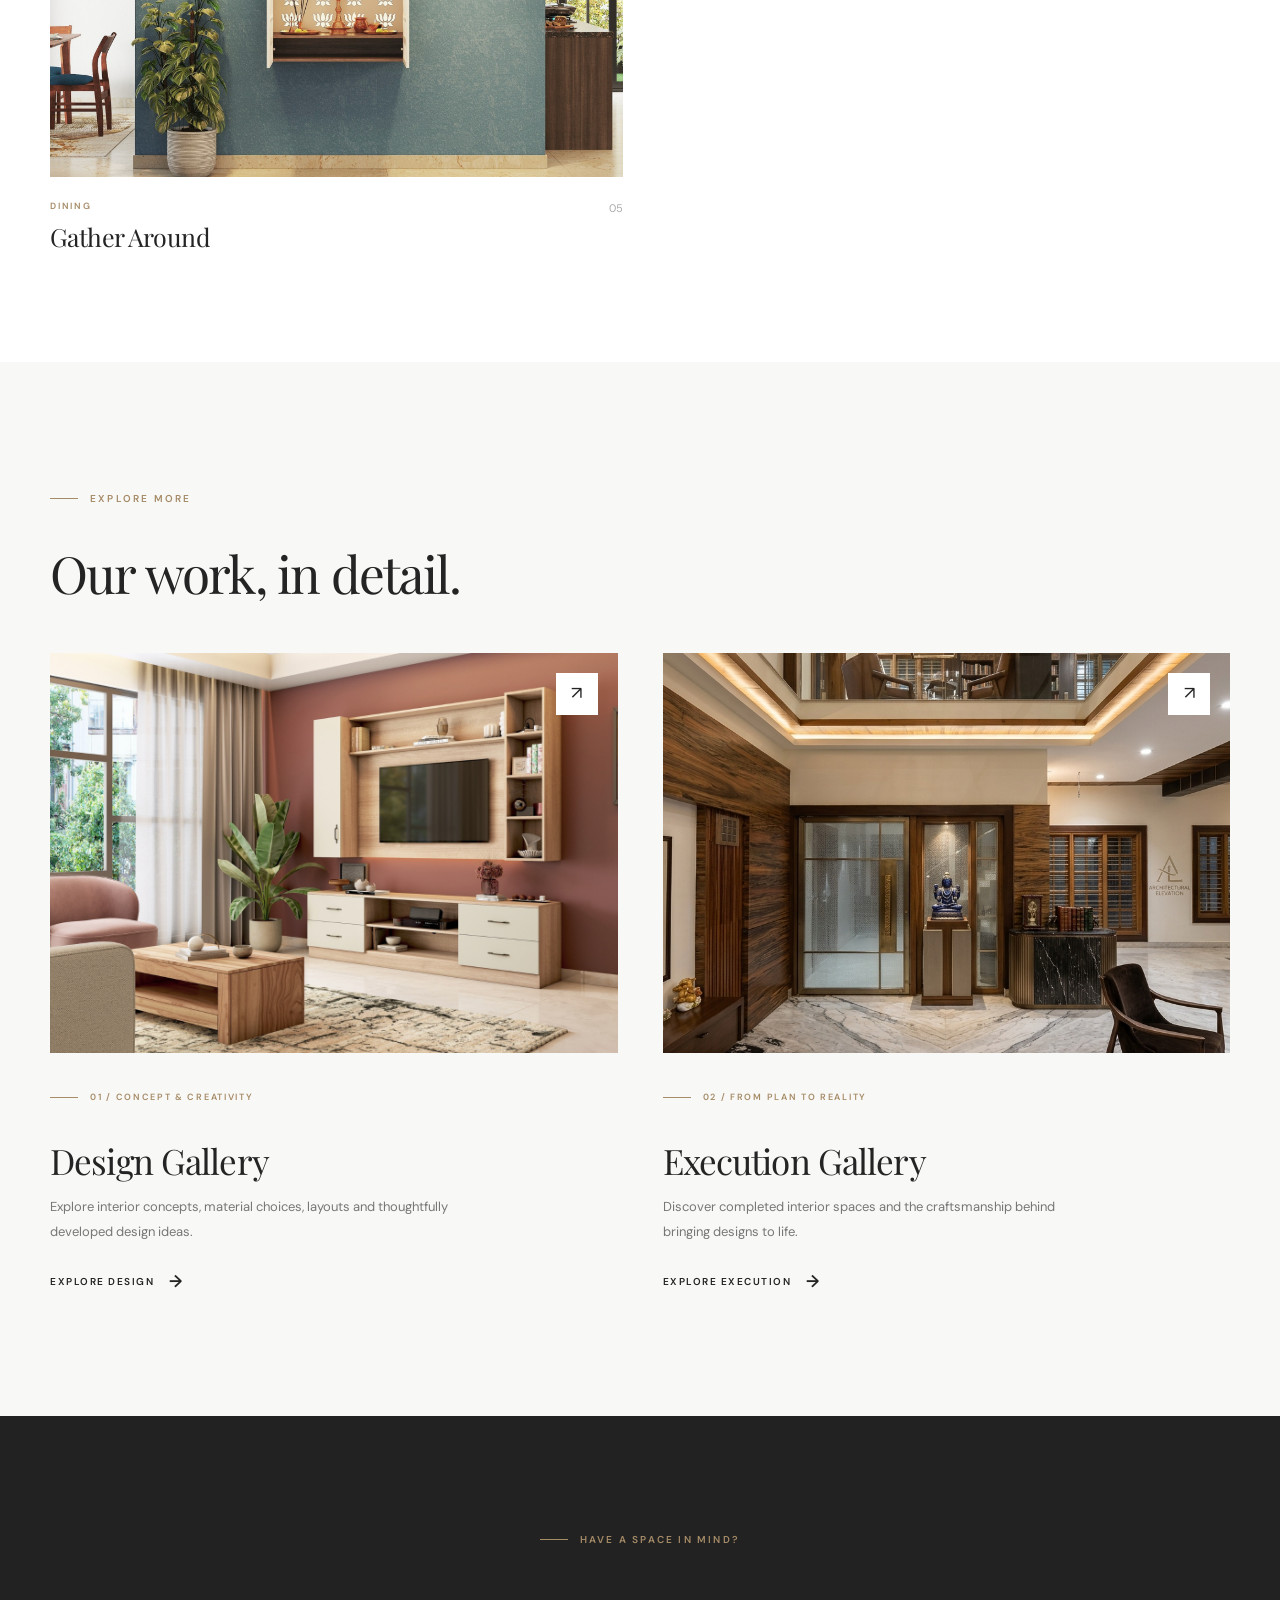
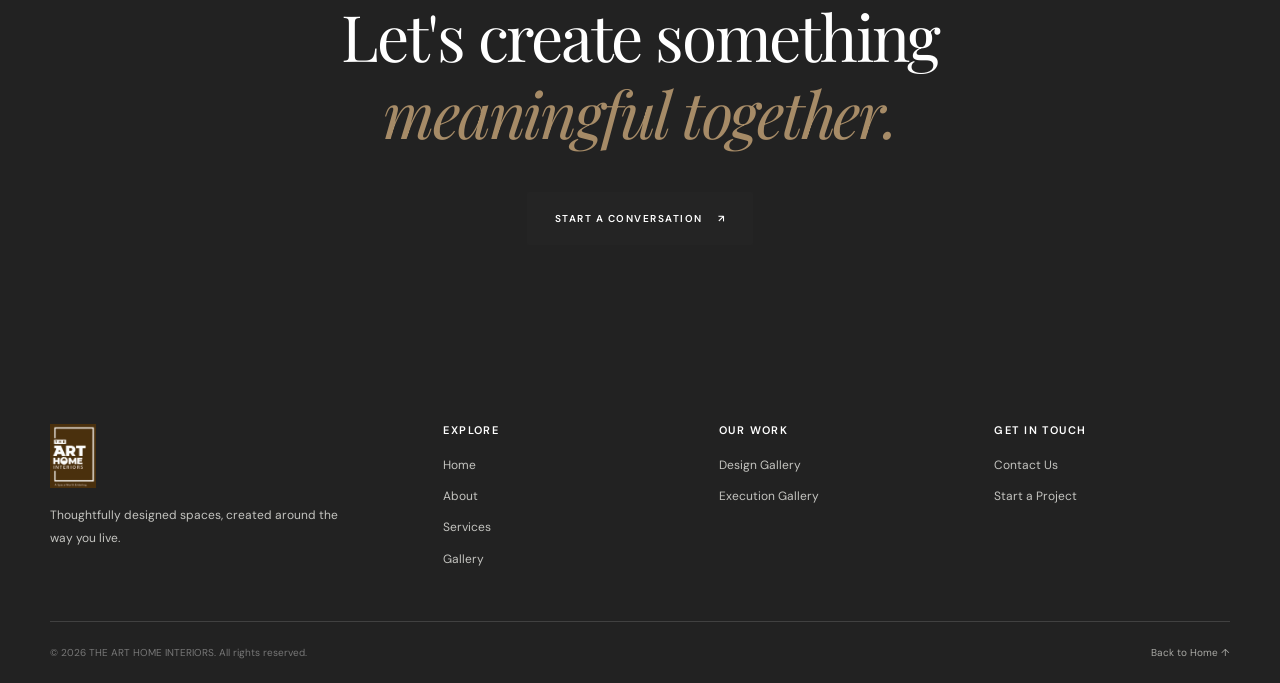
<file: gallery.html>
<!DOCTYPE html>
<html lang="en">
<head>
    <meta charset="UTF-8">
    <meta name="viewport" content="width=device-width, initial-scale=1.0">
    <meta name="description" content="Explore the interior design and execution portfolio of The Art Home Interiors.">
    <title>Our Gallery | The Art Home Interiors</title>

    <link rel="preconnect" href="https://fonts.googleapis.com">
    <link rel="preconnect" href="https://fonts.gstatic.com" crossorigin>
    <link href="https://fonts.googleapis.com/css2?family=DM+Sans:wght@400;500;600;700&family=Playfair+Display:wght@400;500;600;700&display=swap" rel="stylesheet">

    <link rel="stylesheet" href="assets/css/design-system.css">
    <link rel="stylesheet" href="assets/css/style.css">
    <link rel="stylesheet" href="assets/css/animations.css">
    <link rel="stylesheet" href="assets/css/gallery.css">
    <link rel="stylesheet" href="assets/css/responsive.css">
    <link rel="stylesheet" href="assets/css/luxury-experience.css">
</head>

<body>

    <!-- PAGE LOADER -->
    <div class="page-loader" id="siteLoader">
        <div class="loader-content">
            <span class="loader-brand">THE ART HOME</span>
            <span class="loader-line"></span>
        </div>
    </div>

    <!-- HEADER -->
    <header class="site-header" id="siteHeader">
        <div class="header-container">

            <a href="index.html" class="brand">
                <img src="assets/images/logo.png" alt="The Art Home Interiors" class="brand-logo">
            </a>

            <nav class="main-nav" id="mainNav">
                <a href="index.html" class="nav-link">Home</a>
                <a href="services.html" class="nav-link">Services</a>
                <a href="about.html" class="nav-link">About</a>
                <a href="gallery.html" class="nav-link active">Gallery</a>
                <a href="contact.html" class="nav-link">Contact</a>
            </nav>

            <a href="contact.html" class="header-cta">Let's Talk</a>

            <button class="menu-toggle" id="menuToggle" aria-label="Toggle navigation" aria-expanded="false">
                <span></span>
                <span></span>
            </button>

        </div>
    </header>

    <main>

        <!-- GALLERY HERO -->
        <section class="gallery-hero">
            <div class="container gallery-hero-inner">

                <div class="gallery-hero-content reveal">
                    <span class="section-label">OUR PORTFOLIO</span>

                    <h1>
                        Spaces with a story.
                        <span>Designed to inspire.</span>
                    </h1>

                    <p>
                        A collection of thoughtfully designed spaces,
                        considered details and interiors created around
                        the way people live.
                    </p>

                    <a href="#galleryProjects" class="gallery-hero-link">
                        EXPLORE OUR WORK
                        <span>↓</span>
                    </a>
                </div>

                <div class="gallery-hero-image reveal">
                    <img src="assets/images/design-02.jpg"
                         alt="Contemporary residential interior">
                    <span class="hero-image-caption">01 — SELECTED INTERIORS</span>
                </div>

            </div>
        </section>


        <!-- PORTFOLIO INTRO -->
        <section class="gallery-intro section-pad">
            <div class="container gallery-intro-grid">

                <span class="section-label reveal">A CLOSER LOOK</span>

                <div class="gallery-intro-content reveal">
                    <h2>
                        Every space begins
                        <span>with an idea.</span>
                    </h2>

                    <p>
                        From the first design concept to the finishing details,
                        explore the different ways we approach residential
                        interiors. Each space reflects a balance of aesthetics,
                        comfort and thoughtful functionality.
                    </p>
                </div>

            </div>
        </section>


        <!-- GALLERY CATEGORY NAVIGATION -->
        <section class="gallery-categories" id="galleryProjects">
            <div class="container">

                <div class="gallery-section-heading reveal">
                    <div>
                        <span class="section-label">THE COLLECTION</span>
                        <h2>Our selected work</h2>
                    </div>

                    <p>Explore our approach to design and execution.</p>
                </div>

                <div class="gallery-filter-bar reveal" role="group" aria-label="Filter gallery projects">
                    <button class="gallery-filter active" data-filter="all">All Work</button>
                    <button class="gallery-filter" data-filter="living">Living Spaces</button>
                    <button class="gallery-filter" data-filter="bedroom">Bedrooms</button>
                    <button class="gallery-filter" data-filter="kitchen">Kitchens</button>
                    <button class="gallery-filter" data-filter="dining">Dining</button>
                </div>

                <div class="gallery-grid">

                    <!-- PROJECT 1 -->
                    <article class="gallery-item gallery-item-large reveal" data-category="living">
                        <a href="design-gallery.html" class="gallery-image">
                            <img src="assets/images/design-04.jpg" alt="Elegant living room interior" loading="lazy">
                            <span class="gallery-image-overlay">
                                <span>VIEW PROJECT <span>↗</span></span>
                            </span>
                        </a>
                        <div class="gallery-item-info">
                            <div>
                                <span class="project-category">LIVING SPACES</span>
                                <h3>Comfort in Every Detail</h3>
                            </div>
                            <span class="gallery-number">01</span>
                        </div>
                    </article>

                    <!-- PROJECT 2 -->
                    <article class="gallery-item reveal" data-category="bedroom">
                        <a href="design-gallery.html" class="gallery-image">
                            <img src="assets/images/Mbedroom.png" alt="Calm and elegant bedroom design" loading="lazy">
                            <span class="gallery-image-overlay">
                                <span>VIEW PROJECT <span>↗</span></span>
                            </span>
                        </a>
                        <div class="gallery-item-info">
                            <div>
                                <span class="project-category">BEDROOMS</span>
                                <h3>A Place to Unwind</h3>
                            </div>
                            <span class="gallery-number">02</span>
                        </div>
                    </article>

                    <!-- PROJECT 3 -->
                    <article class="gallery-item reveal" data-category="kitchen">
                        <a href="design-gallery.html" class="gallery-image">
                            <img src="assets/images/Kitchen.png" alt="Modern kitchen interior" loading="lazy">
                            <span class="gallery-image-overlay">
                                <span>VIEW PROJECT <span>↗</span></span>
                            </span>
                        </a>
                        <div class="gallery-item-info">
                            <div>
                                <span class="project-category">KITCHENS</span>
                                <h3>Function Meets Beauty</h3>
                            </div>
                            <span class="gallery-number">03</span>
                        </div>
                    </article>

                    <!-- PROJECT 4 -->
                    <article class="gallery-item gallery-item-large reveal" data-category="living">
                        <a href="design-gallery.html" class="gallery-image">
                            <img src="assets/images/home-feature.jpg" alt="Contemporary home interior" loading="lazy">
                            <span class="gallery-image-overlay">
                                <span>VIEW PROJECT <span>↗</span></span>
                            </span>
                        </a>
                        <div class="gallery-item-info">
                            <div>
                                <span class="project-category">RESIDENTIAL INTERIORS</span>
                                <h3>Designed Around Living</h3>
                            </div>
                            <span class="gallery-number">04</span>
                        </div>
                    </article>

                    <!-- PROJECT 5 -->
                    <article class="gallery-item reveal" data-category="dining">
                        <a href="design-gallery.html" class="gallery-image">
                            <img src="assets/images/design-01.jpg" alt="Refined dining room interior" loading="lazy">
                            <span class="gallery-image-overlay">
                                <span>VIEW PROJECT <span>↗</span></span>
                            </span>
                        </a>
                        <div class="gallery-item-info">
                            <div>
                                <span class="project-category">DINING</span>
                                <h3>Gather Around</h3>
                            </div>
                            <span class="gallery-number">05</span>
                        </div>
                    </article>

                </div>

            </div>
        </section>


        <!-- DESIGN AND EXECUTION -->
        <section class="gallery-collections section-pad">
            <div class="container">

                <div class="gallery-section-heading reveal">
                    <div>
                        <span class="section-label">EXPLORE MORE</span>
                        <h2>Our work, in detail.</h2>
                    </div>
                </div>

                <div class="collection-grid">

                    <a href="design-gallery.html" class="collection-card reveal">
                        <div class="collection-image">
                            <img src="assets/images/design-preview.jpg" alt="Interior design concept" loading="lazy">
                            <span class="collection-arrow">↗</span>
                        </div>
                        <div class="collection-content">
                            <span class="section-label">01 / CONCEPT & CREATIVITY</span>
                            <h3>Design Gallery</h3>
                            <p>
                                Explore interior concepts, material choices,
                                layouts and thoughtfully developed design ideas.
                            </p>
                            <span class="collection-link">EXPLORE DESIGN <span>→</span></span>
                        </div>
                    </a>

                    <a href="execution-gallery.html" class="collection-card reveal">
                        <div class="collection-image">
                            <img src="assets/images/execution-preview.jpg" alt="Completed interior execution" loading="lazy">
                            <span class="collection-arrow">↗</span>
                        </div>
                        <div class="collection-content">
                            <span class="section-label">02 / FROM PLAN TO REALITY</span>
                            <h3>Execution Gallery</h3>
                            <p>
                                Discover completed interior spaces and the
                                craftsmanship behind bringing designs to life.
                            </p>
                            <span class="collection-link">EXPLORE EXECUTION <span>→</span></span>
                        </div>
                    </a>

                </div>
            </div>
        </section>


        <!-- FINAL CTA -->
        <section class="gallery-cta">
            <div class="container gallery-cta-inner reveal">
                <span class="section-label">HAVE A SPACE IN MIND?</span>

                <h2>
                    Let's create something
                    <span>meaningful together.</span>
                </h2>

                <a href="contact.html" class="btn btn-primary">
                    START A CONVERSATION <span>↗</span>
                </a>
            </div>
        </section>

    </main>


    <!-- FOOTER -->
    <footer class="site-footer" id="siteFooter">
        <div class="container footer-container">

            <div class="footer-brand">
                <a href="index.html">
                    <img src="assets/images/logo.png" alt="The Art Home Interiors" class="footer-logo">
                </a>
                <p>Thoughtfully designed spaces, created around the way you live.</p>
            </div>

            <div class="footer-column">
                <h4>Explore</h4>
                <a href="index.html">Home</a>
                <a href="about.html">About</a>
                <a href="services.html">Services</a>
                <a href="gallery.html">Gallery</a>
            </div>

            <div class="footer-column">
                <h4>Our Work</h4>
                <a href="design-gallery.html">Design Gallery</a>
                <a href="execution-gallery.html">Execution Gallery</a>
            </div>

            <div class="footer-column">
                <h4>Get in Touch</h4>
                <a href="contact.html">Contact Us</a>
                <a href="contact.html">Start a Project</a>
            </div>

        </div>

        <div class="container footer-bottom">
            <p>© <span id="currentYear"></span> THE ART HOME INTERIORS. All rights reserved.</p>
            <a href="index.html">Back to Home ↑</a>
        </div>
    </footer>


    <script src="assets/js/main.js"></script>
    <script src="assets/js/gallery.js"></script>
    <script src="assets/js/animations.js"></script>
    <script src="assets/js/luxury-experience.js"></script>

</body>
</html>
</file>
<file: assets/css/design-system.css>
/* =====================================================
   THE ART HOME INTERIORS
   PART 02 — BRAND IDENTITY & DESIGN SYSTEM
===================================================== */

/* GOOGLE FONT VARIABLES */

:root {
    /* BRAND PALETTE */
    --color-ivory: #FFFFFF;
    --color-cream: #F3F3F0;
    --color-beige: #D8CBB9;
    --color-border: #E8E8E5;
    --color-taupe: #A68B67;
    --color-gold: #A68B67;
    --color-gold-hover: #8D7352;
    --color-charcoal: #242424;
    --color-dark: #222222;
    --color-white: #FFFFFF;

    /* BACKGROUND COLORS */
    --bg-primary: #FFFFFF;
    --bg-secondary: #F3F3F0;
    --bg-light: #F8F8F6;
    --bg-dark: #222222;

    /* TEXT COLORS */
    --text-primary: #242424;
    --text-secondary: #777777;
    --text-muted: #929292;
    --text-light: #D0D0CC;
    --text-white: #FFFFFF;

    /* TYPOGRAPHY */
    --font-heading: 'Playfair Display', Georgia, serif;
    --font-body: 'DM Sans', sans-serif;

    /* FONT SIZES */
    --text-xs: 11px;
    --text-sm: 13px;
    --text-base: 15px;
    --text-lg: 18px;
    --text-xl: 22px;
    --text-2xl: 30px;
    --text-3xl: 40px;
    --text-4xl: 52px;
    --text-5xl: 68px;
    --text-6xl: 84px;

    /* LAYOUT */
    --container-width: 1320px;
    --container-wide: 1440px;
    --container-padding: 60px;

    /* SECTION SPACING */
    --section-space: 120px;
    --section-space-small: 80px;

    /* BORDERS */
    --border-light: 1px solid var(--color-border);
    --border-dark: 1px solid rgba(255, 255, 255, 0.15);

    /* SHADOWS */
    --shadow-soft: 0 8px 30px rgba(0, 0, 0, 0.04);
    --shadow-medium: 0 15px 45px rgba(0, 0, 0, 0.08);
    --shadow-image: 0 20px 50px rgba(0, 0, 0, 0.10);

    /* TRANSITIONS */
    --transition-fast: 0.25s ease;
    --transition-medium: 0.45s ease;
    --transition-slow: 0.8s ease;

    /* IMAGE RATIOS */
    --image-wide: 16 / 9;
    --image-landscape: 4 / 3;
    --image-portrait: 3 / 4;
    --image-square: 1 / 1;
}


/* =====================================================
   RESET & BASE
===================================================== */

*,
*::before,
*::after {
    margin: 0;
    padding: 0;
    box-sizing: border-box;
}

html {
    scroll-behavior: smooth;
    scroll-padding-top: 100px;
}

body {
    font-family: var(--font-body);
    font-size: var(--text-base);
    font-weight: 400;
    line-height: 1.7;
    color: var(--text-primary);
    background: var(--bg-primary);
    -webkit-font-smoothing: antialiased;
    -moz-osx-font-smoothing: grayscale;
}

img,
picture,
video,
svg {
    display: block;
    max-width: 100%;
}

img {
    width: 100%;
    height: auto;
}

button,
input,
textarea,
select {
    font: inherit;
}

button {
    cursor: pointer;
}

a {
    color: inherit;
    text-decoration: none;
}

ul,
ol {
    list-style: none;
}

::selection {
    background: var(--color-gold);
    color: var(--color-white);
}


/* =====================================================
   TYPOGRAPHY SYSTEM
===================================================== */

h1,
h2,
h3,
h4,
h5,
h6 {
    font-family: var(--font-heading);
    font-weight: 400;
    line-height: 1.15;
    color: var(--text-primary);
}

h1 {
    font-size: clamp(42px, 5.6vw, 76px);
    letter-spacing: -0.045em;
}

h2 {
    font-size: clamp(34px, 4.2vw, 58px);
    letter-spacing: -0.035em;
}

h3 {
    font-size: clamp(24px, 2.4vw, 32px);
    letter-spacing: -0.025em;
}

h4 {
    font-size: 23px;
}

p {
    color: var(--text-secondary);
}

.text-serif {
    font-family: var(--font-heading);
}

.text-sans {
    font-family: var(--font-body);
}

.text-uppercase {
    text-transform: uppercase;
}

.text-center {
    text-align: center;
}

.text-gold {
    color: var(--color-gold);
}

.text-muted {
    color: var(--text-muted);
}


/* =====================================================
   LAYOUT SYSTEM
===================================================== */

.container {
    width: min(
        calc(100% - 100px),
        var(--container-width)
    );
    margin-inline: auto;
}

.container-wide {
    width: min(
        calc(100% - 100px),
        var(--container-wide)
    );
    margin-inline: auto;
}

.section-pad {
    padding-block: var(--section-space);
}

.section-pad-small {
    padding-block: var(--section-space-small);
}

.section-light {
    background: var(--bg-light);
}

.section-cream {
    background: var(--bg-secondary);
}

.section-dark {
    background: var(--bg-dark);
    color: var(--text-white);
}

.section-dark h1,
.section-dark h2,
.section-dark h3,
.section-dark h4 {
    color: var(--text-white);
}

.section-dark p {
    color: var(--text-light);
}


/* =====================================================
   EDITORIAL SECTION HEADINGS
===================================================== */

.section-heading {
    max-width: 750px;
}

.section-heading.centered {
    margin-inline: auto;
    text-align: center;
}

.section-label {
    display: inline-flex;
    align-items: center;
    gap: 12px;
    margin-bottom: 22px;
    color: var(--color-gold);
    font-size: 10px;
    font-weight: 600;
    letter-spacing: 0.22em;
    text-transform: uppercase;
}

.section-label::before {
    content: "";
    width: 28px;
    height: 1px;
    background: var(--color-gold);
}

.section-title {
    font-family: var(--font-heading);
    font-size: clamp(36px, 4.5vw, 58px);
    font-weight: 400;
    line-height: 1.12;
    letter-spacing: -0.04em;
}

.section-description {
    max-width: 560px;
    margin-top: 22px;
    font-size: 14px;
    line-height: 1.95;
    color: var(--text-secondary);
}


/* =====================================================
   BUTTON SYSTEM
===================================================== */

.btn {
    display: inline-flex;
    align-items: center;
    justify-content: center;
    gap: 14px;
    min-height: 48px;
    padding: 13px 25px;
    border: 1px solid transparent;
    border-radius: 2px;
    font-family: var(--font-body);
    font-size: 11px;
    font-weight: 600;
    letter-spacing: 0.08em;
    text-transform: uppercase;
    transition:
        background var(--transition-fast),
        color var(--transition-fast),
        border-color var(--transition-fast),
        transform var(--transition-fast);
}

.btn-primary {
    color: var(--color-white);
    background: var(--color-charcoal);
}

.btn-primary:hover {
    background: var(--color-gold-hover);
    transform: translateY(-2px);
}

.btn-outline {
    color: var(--color-charcoal);
    background: transparent;
    border-color: var(--color-charcoal);
}

.btn-outline:hover {
    color: var(--color-white);
    background: var(--color-charcoal);
    border-color: var(--color-charcoal);
}

.btn-light {
    color: var(--color-charcoal);
    background: var(--color-white);
}

.btn-light:hover {
    color: var(--color-white);
    background: var(--color-gold);
}

.btn-arrow {
    font-size: 17px;
    transition: transform var(--transition-fast);
}

.btn:hover .btn-arrow {
    transform: translate(3px, -3px);
}


/* =====================================================
   EDITORIAL LINKS
===================================================== */

.text-link {
    display: inline-flex;
    align-items: center;
    gap: 12px;
    padding-bottom: 5px;
    border-bottom: 1px solid var(--color-gold);
    color: var(--text-primary);
    font-size: 11px;
    font-weight: 600;
    letter-spacing: 0.08em;
    text-transform: uppercase;
    transition: color var(--transition-fast);
}

.text-link:hover {
    color: var(--color-gold);
}

.text-link span {
    transition: transform var(--transition-fast);
}

.text-link:hover span {
    transform: translate(3px, -3px);
}


/* =====================================================
   IMAGE SYSTEM
===================================================== */

.image-wrap {
    position: relative;
    overflow: hidden;
    background: var(--color-cream);
}

.image-wrap img {
    width: 100%;
    height: 100%;
    object-fit: cover;
    transition: transform 0.8s cubic-bezier(0.2, 0.65, 0.3, 1);
}

.image-wrap:hover img {
    transform: scale(1.035);
}

.image-landscape {
    aspect-ratio: var(--image-landscape);
}

.image-portrait {
    aspect-ratio: var(--image-portrait);
}

.image-square {
    aspect-ratio: var(--image-square);
}

.image-wide {
    aspect-ratio: var(--image-wide);
}


/* =====================================================
   EDITORIAL GRID SYSTEM
===================================================== */

.editorial-grid {
    display: grid;
    grid-template-columns: repeat(12, 1fr);
    gap: 30px;
}

.grid-span-4 {
    grid-column: span 4;
}

.grid-span-5 {
    grid-column: span 5;
}

.grid-span-6 {
    grid-column: span 6;
}

.grid-span-7 {
    grid-column: span 7;
}

.grid-span-8 {
    grid-column: span 8;
}

.grid-span-12 {
    grid-column: span 12;
}


/* =====================================================
   PROJECT INFORMATION
===================================================== */

.project-category {
    display: block;
    margin-bottom: 9px;
    color: var(--color-gold);
    font-size: 10px;
    font-weight: 600;
    letter-spacing: 0.17em;
    text-transform: uppercase;
}

.project-title {
    font-family: var(--font-heading);
    font-size: clamp(22px, 2.5vw, 30px);
    font-weight: 400;
    line-height: 1.3;
}

.project-description {
    margin-top: 10px;
    font-size: 13px;
    line-height: 1.8;
    color: var(--text-secondary);
}


/* =====================================================
   DECORATIVE DETAILS
===================================================== */

.hairline {
    width: 100%;
    height: 1px;
    background: rgba(41, 39, 34, 0.14);
}

.hairline-light {
    width: 100%;
    height: 1px;
    background: rgba(255, 255, 255, 0.18);
}

.gold-line {
    width: 45px;
    height: 1px;
    background: var(--color-gold);
}

.spacer-20 {
    height: 20px;
}

.spacer-40 {
    height: 40px;
}

.spacer-60 {
    height: 60px;
}


/* =====================================================
   ACCESSIBILITY
===================================================== */

:focus-visible {
    outline: 2px solid var(--color-gold);
    outline-offset: 4px;
}

@media (prefers-reduced-motion: reduce) {
    *,
    *::before,
    *::after {
        scroll-behavior: auto !important;
        animation-duration: 0.01ms !important;
        transition-duration: 0.01ms !important;
    }
}


/* =====================================================
   RESPONSIVE DESIGN SYSTEM
===================================================== */

@media (max-width: 1024px) {
    :root {
        --section-space: 90px;
        --section-space-small: 65px;
    }

    .container,
    .container-wide {
        width: calc(100% - 60px);
    }

    .editorial-grid {
        gap: 22px;
    }
}

@media (max-width: 768px) {
    :root {
        --section-space: 75px;
        --section-space-small: 55px;
    }

    .container,
    .container-wide {
        width: calc(100% - 40px);
    }

    .editorial-grid {
        grid-template-columns: repeat(6, 1fr);
        gap: 20px;
    }

    .grid-span-4,
    .grid-span-5,
    .grid-span-6,
    .grid-span-7,
    .grid-span-8 {
        grid-column: span 6;
    }

    .section-description {
        font-size: 13px;
    }
}

@media (max-width: 480px) {
    :root {
        --section-space: 65px;
        --section-space-small: 45px;
    }

    .container,
    .container-wide {
        width: calc(100% - 32px);
    }

    .section-label {
        margin-bottom: 16px;
        font-size: 9px;
    }

    .section-title {
        font-size: clamp(34px, 10vw, 44px);
    }

    .btn {
        min-height: 46px;
        padding: 12px 20px;
        font-size: 10px;
    }

    .editorial-grid {
        grid-template-columns: 1fr;
        gap: 25px;
    }

    .grid-span-4,
    .grid-span-5,
    .grid-span-6,
    .grid-span-7,
    .grid-span-8,
    .grid-span-12 {
        grid-column: span 1;
    }
}
</file>
<file: assets/css/style.css>
/* =========================================
   PART 10 — GLOBAL WEBSITE POLISH
========================================= */

html {
    scroll-behavior: smooth;
    scroll-padding-top: 100px;
}

body.menu-open {
    overflow: hidden;
}

/* Shared header and navigation */

.site-header {
    position: sticky;
    top: 0;
    z-index: 1000;
    width: 100%;
    background: var(--color-white);
    border-bottom: 1px solid var(--color-border);
    transition:
        background-color 0.35s ease,
        box-shadow 0.35s ease;
}

.site-header.is-scrolled {
    background: rgba(255, 255, 255, 0.98);
    box-shadow: 0 4px 18px rgba(0, 0, 0, 0.04);
}

.header-container {
    position: relative;
    width: min(calc(100% - 80px), 1440px);
    min-height: 88px;
    margin-inline: auto;
    display: flex;
    align-items: center;
    justify-content: space-between;
    gap: 28px;
}

.brand {
    display: flex;
    flex: 0 0 auto;
    align-items: center;
}

.brand-logo {
    display: block;
    width: 165px;
    height: 62px;
    object-fit: contain;
    object-position: left center;
}

.main-nav {
    display: flex;
    align-items: center;
    justify-content: center;
    gap: clamp(18px, 2.4vw, 34px);
}

.main-nav a {
    position: relative;
    flex: 0 0 auto;
    color: var(--text-primary);
    font-size: 12px;
    font-weight: 500;
    transition: color 0.3s ease;
}

.main-nav a:not(.header-cta)::after {
    content: "";
    position: absolute;
    left: 0;
    bottom: -7px;
    width: 0;
    height: 1px;
    background: var(--color-gold);
    transition: width 0.3s ease;
}

.main-nav a:hover,
.main-nav a.active {
    color: var(--color-charcoal);
}

.main-nav a:hover::after,
.main-nav a.active::after {
    width: 100%;
}

.main-nav a.header-cta::after {
    display: none;
}

.header-cta {
    display: inline-flex;
    flex: 0 0 auto;
    align-items: center;
    justify-content: center;
    gap: 10px;
    min-height: 44px;
    padding: 11px 17px;
    border-radius: 2px;
    background: var(--color-gold);
    color: var(--color-white);
    font-size: 11px;
    font-weight: 600;
    letter-spacing: 0.04em;
    transition: background-color 0.25s ease, transform 0.25s ease;
}

.header-cta:hover {
    background: var(--color-gold-hover);
    transform: translateY(-1px);
}

.menu-toggle {
    display: none;
    width: 42px;
    height: 42px;
    flex: 0 0 auto;
    flex-direction: column;
    align-items: center;
    justify-content: center;
    gap: 6px;
    border: 0;
    background: transparent;
    color: var(--color-charcoal);
}

.menu-toggle span {
    width: 23px;
    height: 1px;
    background: currentColor;
    transition: transform 0.25s ease;
}

.menu-toggle.active span:first-child {
    transform: translateY(3.5px) rotate(45deg);
}

.menu-toggle.active span:last-child {
    transform: translateY(-3.5px) rotate(-45deg);
}

/* Shared footer */

.site-footer {
    padding: 64px 0 0;
    background: var(--color-dark);
    color: var(--color-white);
}

.footer-main,
.footer-container {
    display: grid;
    grid-template-columns: minmax(0, 1.5fr) repeat(3, minmax(0, 1fr));
    gap: 40px;
    padding-bottom: 52px;
}

.footer-brand,
.footer-column {
    min-width: 0;
}

.footer-logo {
    display: block;
    width: 165px;
    height: 64px;
    object-fit: contain;
    object-position: left center;
}

.footer-brand p {
    max-width: 290px;
    margin-top: 16px;
    color: #C4C4C0;
    font-size: 12px;
    line-height: 1.9;
}

.footer-column {
    display: flex;
    flex-direction: column;
    align-items: flex-start;
    gap: 11px;
}

.footer-column h4 {
    margin-bottom: 7px;
    color: var(--color-white);
    font-family: var(--font-body);
    font-size: 11px;
    font-weight: 600;
    letter-spacing: 0.13em;
    text-transform: uppercase;
}

.footer-column a {
    color: #C4C4C0;
    font-size: 12px;
    transition: color 0.25s ease;
}

.footer-column a:hover,
.footer-bottom a:hover {
    color: var(--color-gold);
}

.footer-bottom {
    min-height: 62px;
    padding: 18px 0;
    border-top: 1px solid rgba(255, 255, 255, 0.14);
    display: flex;
    align-items: center;
    justify-content: space-between;
    gap: 20px;
    color: #A8A8A4;
    font-size: 10px;
}

.footer-bottom a {
    color: inherit;
    transition: color 0.25s ease;
}

/* Page loader */

.page-loader {
    position: fixed;
    inset: 0;
    z-index: 2000;
    display: flex;
    align-items: center;
    justify-content: center;
    background: var(--color-white);
    transition: opacity 0.5s ease, visibility 0.5s ease;
}

.loader-content,
.loader-inner {
    display: flex;
    flex-direction: column;
    align-items: center;
}

.loader-brand {
    color: var(--color-charcoal);
    font-family: var(--font-heading);
    font-size: 20px;
    letter-spacing: 0.12em;
}

.loader-line {
    position: relative;
    width: 90px;
    height: 1px;
    margin-top: 18px;
    overflow: hidden;
    background: var(--color-beige);
}

.loader-line::after {
    content: "";
    position: absolute;
    inset: 0;
    background: var(--color-gold);
    transform: translateX(-100%);
    animation: loaderProgress 1.2s ease forwards;
}

@keyframes loaderProgress {
    to {
        transform: translateX(0);
    }
}

/* Buttons */

.btn {
    transition:
        background-color 0.3s ease,
        color 0.3s ease,
        border-color 0.3s ease,
        transform 0.3s ease;
}

.btn:hover {
    transform: translateY(-2px);
}

/* Images */

.image-wrap {
    overflow: hidden;
}

.image-wrap img {
    display: block;
    width: 100%;
    height: 100%;
    object-fit: cover;
    transition: transform 0.8s cubic-bezier(0.2, 0.65, 0.3, 1);
}

.image-wrap:hover img {
    transform: scale(1.035);
}

/* Forms */

input,
select,
textarea,
button {
    font: inherit;
}

input:focus-visible,
select:focus-visible,
textarea:focus-visible,
button:focus-visible,
a:focus-visible {
    outline: 2px solid #A68B67;
    outline-offset: 4px;
}

/* Selection */

::selection {
    background: #D8CBB9;
    color: #242424;
}

/* Back to top */

.back-to-top {
    position: fixed;
    right: 28px;
    bottom: 28px;
    z-index: 900;
    width: 46px;
    height: 46px;
    border: 1px solid var(--color-border);
    border-radius: 2px;
    background: #FFFFFF;
    color: #242424;
    display: flex;
    align-items: center;
    justify-content: center;
    cursor: pointer;
    opacity: 0;
    visibility: hidden;
    transform: translateY(12px);
    transition: all 0.3s ease;
}

.back-to-top.visible {
    opacity: 1;
    visibility: visible;
    transform: translateY(0);
}

.back-to-top:hover {
    background: #242424;
    color: #FFFFFF;
    border-color: #242424;
}

.page-loader.is-hidden {
    opacity: 0;
    visibility: hidden;
    pointer-events: none;
}

/* Accessibility */

@media (prefers-reduced-motion: reduce) {
    *,
    *::before,
    *::after {
        scroll-behavior: auto !important;
        animation-duration: 0.01ms !important;
        animation-iteration-count: 1 !important;
        transition-duration: 0.01ms !important;
    }
}

@media (max-width: 1100px) {
    .header-container {
        width: calc(100% - 56px);
        gap: 20px;
    }

    .main-nav {
        gap: 18px;
    }
}

@media (max-width: 991px) {
    .header-container {
        min-height: 76px;
        width: calc(100% - 40px);
        gap: 14px;
    }

    .brand-logo {
        width: 145px;
        height: 56px;
    }

    .main-nav {
        position: absolute;
        top: 100%;
        left: 50%;
        z-index: 999;
        width: 100%;
        max-height: calc(100vh - 76px);
        padding: 10px 24px 22px;
        flex-direction: column;
        align-items: stretch;
        justify-content: flex-start;
        gap: 0;
        overflow-y: auto;
        border-top: 1px solid var(--color-border);
        background: var(--color-white);
        box-shadow: 0 12px 24px rgba(0, 0, 0, 0.06);
        opacity: 0;
        visibility: hidden;
        pointer-events: none;
        transform: translate(-50%, -8px);
        transition: opacity 0.22s ease, visibility 0.22s ease, transform 0.22s ease;
    }

    .main-nav.is-open {
        opacity: 1;
        visibility: visible;
        pointer-events: auto;
        transform: translate(-50%, 0);
    }

    .main-nav a:not(.header-cta) {
        padding: 13px 0;
        border-bottom: 1px solid var(--color-border);
        font-size: 14px;
    }

    .main-nav a:not(.header-cta)::after {
        bottom: 8px;
    }

    .main-nav .header-cta {
        align-self: flex-start;
        margin-top: 15px;
    }

    .menu-toggle {
        display: flex;
    }

    .footer-main,
    .footer-container {
        grid-template-columns: repeat(2, minmax(0, 1fr));
        gap: 36px 28px;
    }

    .footer-brand {
        grid-column: 1 / -1;
    }
}

@media (max-width: 560px) {
    .header-container {
        width: calc(100% - 32px);
        gap: 10px;
    }

    .brand-logo {
        width: 122px;
        height: 50px;
    }

    .header-cta {
        min-height: 40px;
        padding: 9px 11px;
        font-size: 10px;
    }

    .footer-main,
    .footer-container {
        grid-template-columns: 1fr;
        gap: 30px;
        padding-bottom: 38px;
    }

    .footer-brand {
        grid-column: auto;
    }

    .footer-bottom {
        align-items: flex-start;
        flex-direction: column;
        gap: 8px;
    }
}
</file>
<file: assets/css/home.css>
/* =========================================
   THE ART HOME INTERIORS
   PART 03 — HOMEPAGE
========================================= */


/* HERO */

.home-hero {
    min-height: 730px;
    padding: 90px 6.5% 55px;
    position: relative;
    background: var(--bg-primary);
    display: flex;
    align-items: center;
    overflow: hidden;
}

.hero-content {
    width: 100%;
    max-width: 1500px;
    margin: 0 auto;
    display: grid;
    grid-template-columns: 0.9fr 1.1fr;
    align-items: center;
    gap: 7%;
    position: relative;
}

.hero-text {
    position: relative;
    z-index: 2;
    padding-bottom: 35px;
}

.hero-label {
    display: inline-block;
    margin-bottom: 30px;
    letter-spacing: 2px;
}

.hero-text h1 {
    font-family: var(--font-heading);
    font-size: clamp(48px, 5.6vw, 76px);
    font-weight: 400;
    line-height: 1.12;
    letter-spacing: -2.8px;
    color: var(--text-primary);
    max-width: 600px;
    margin-bottom: 28px;
}

.hero-text h1 em,
.section-title em {
    font-weight: 400;
    color: var(--color-taupe);
}

.hero-description {
    max-width: 440px;
    font-size: 15px;
    line-height: 1.9;
    color: var(--text-secondary);
    margin-bottom: 36px;
}

.hero-actions {
    display: flex;
    align-items: center;
    gap: 30px;
    flex-wrap: wrap;
}

.hero-secondary-link {
    font-size: 12px;
    font-weight: 600;
    color: var(--text-primary);
    border-bottom: 1px solid var(--color-taupe);
    padding-bottom: 7px;
    transition: color 0.3s ease;
}

.hero-secondary-link:hover {
    color: var(--color-gold);
}

.hero-image-area {
    position: relative;
    padding-bottom: 34px;
}

.hero-image-frame {
    height: 535px;
    overflow: hidden;
    background: var(--color-beige);
}

.hero-image {
    width: 100%;
    height: 100%;
    object-fit: cover;
    object-position: center;
    display: block;
    transition: transform 1s cubic-bezier(.2,.7,.2,1);
}

.hero-image-frame:hover .hero-image {
    transform: scale(1.035);
}

.hero-image-caption {
    display: flex;
    justify-content: space-between;
    gap: 15px;
    padding-top: 17px;
    font-size: 9px;
    letter-spacing: 1.3px;
    color: var(--text-secondary);
}

.hero-side-note {
    position: absolute;
    right: -42px;
    top: 35%;
    writing-mode: vertical-rl;
    transform: rotate(180deg);
    font-size: 9px;
    letter-spacing: 2px;
    color: var(--text-muted);
}

.hero-bottom {
    position: absolute;
    bottom: 28px;
    left: 6.5%;
    right: 6.5%;
    display: flex;
    align-items: center;
    gap: 18px;
    font-size: 9px;
    letter-spacing: 1.5px;
    color: var(--text-muted);
}

.scroll-line {
    width: 55px;
    height: 1px;
    background: var(--color-taupe);
}


/* INTRODUCTION */

.home-intro {
    background: var(--bg-light);
}

.intro-layout {
    display: grid;
    grid-template-columns: 1fr 0.8fr;
    gap: 15%;
    align-items: start;
}

.intro-left .section-label {
    margin-bottom: 26px;
}

.intro-left .section-title {
    max-width: 580px;
    font-size: clamp(42px, 5vw, 66px);
    line-height: 1.2;
}

.intro-right {
    padding-top: 45px;
}

.intro-right p {
    font-size: 15px;
    line-height: 1.95;
    color: var(--text-secondary);
    margin-bottom: 20px;
}

.intro-right .text-link {
    display: inline-flex;
    margin-top: 16px;
}


/* FEATURE IMAGE */

.home-feature {
    padding: 0 6.5%;
    background: var(--bg-light);
}

.feature-image-wrap {
    width: 100%;
    height: 590px;
    position: relative;
    overflow: hidden;
    background: var(--color-beige);
}

.feature-image-wrap img {
    width: 100%;
    height: 100%;
    display: block;
    object-fit: cover;
    object-position: center 55%;
    transition: transform 1.2s ease;
}

.feature-image-wrap:hover img {
    transform: scale(1.025);
}

.feature-image-overlay {
    position: absolute;
    left: 35px;
    bottom: 30px;
    color: white;
    font-size: 10px;
    letter-spacing: 2px;
    text-shadow: 0 1px 8px rgba(0,0,0,.35);
}


/* SERVICES */

.home-services {
    background: var(--bg-light);
}

.section-heading-row {
    display: flex;
    justify-content: space-between;
    align-items: end;
    gap: 30px;
    margin-bottom: 58px;
}

.section-heading-row .section-title {
    max-width: 610px;
    margin-top: 20px;
    font-size: clamp(40px, 4.5vw, 62px);
    line-height: 1.2;
}

.desktop-service-link,
.desktop-project-link {
    margin-bottom: 12px;
    flex-shrink: 0;
}

.services-preview-grid {
    display: grid;
    grid-template-columns: repeat(3, 1fr);
    gap: 27px;
}

.service-preview {
    display: block;
    color: inherit;
    text-decoration: none;
}

.service-preview-image {
    height: 390px;
    position: relative;
    overflow: hidden;
    background: var(--color-beige);
}

.service-preview-image img {
    width: 100%;
    height: 100%;
    object-fit: cover;
    display: block;
    transition: transform .9s cubic-bezier(.2,.7,.2,1);
}

.service-preview:hover .service-preview-image img {
    transform: scale(1.045);
}

.service-number {
    position: absolute;
    top: 17px;
    left: 18px;
    color: white;
    font-size: 11px;
    letter-spacing: 1px;
    text-shadow: 0 1px 8px rgba(0,0,0,.4);
}

.service-preview-info {
    display: flex;
    justify-content: space-between;
    align-items: center;
    padding: 22px 0;
    border-bottom: 1px solid var(--color-border);
}

.service-preview-info h3 {
    font-family: var(--font-heading);
    font-size: 23px;
    font-weight: 500;
    margin-bottom: 8px;
    color: var(--text-primary);
}

.service-preview-info p {
    font-size: 12px;
    color: var(--text-secondary);
    line-height: 1.7;
}

.service-arrow {
    font-size: 22px;
    color: var(--color-taupe);
    transition: transform .3s ease;
}

.service-preview:hover .service-arrow {
    transform: translate(4px, -4px);
}

.mobile-service-link,
.mobile-project-link {
    display: none;
}


/* QUOTE */

.home-quote {
    background: var(--bg-secondary);
    padding: 125px 0;
    text-align: center;
}

.quote-content {
    max-width: 950px;
    margin: 0 auto;
}

.quote-mark {
    display: block;
    font-family: var(--font-heading);
    font-size: 90px;
    line-height: .7;
    color: var(--color-taupe);
    margin-bottom: 35px;
}

.quote-content h2 {
    font-family: var(--font-heading);
    font-size: clamp(38px, 5vw, 65px);
    font-weight: 400;
    line-height: 1.3;
    color: var(--text-primary);
}

.quote-content h2 em {
    color: var(--color-taupe);
    font-weight: 400;
}

.quote-caption {
    display: block;
    margin-top: 35px;
    font-size: 9px;
    letter-spacing: 2px;
    color: var(--text-secondary);
}


/* PROJECTS */

.home-projects {
    background: var(--bg-light);
}

.project-editorial-grid {
    display: grid;
    grid-template-columns: 1.15fr .85fr;
    column-gap: 7%;
    row-gap: 65px;
    align-items: start;
}

.home-project {
    display: block;
    text-decoration: none;
    color: inherit;
}

.project-large {
    grid-row: span 2;
}

.project-small:nth-child(2) {
    margin-top: 80px;
}

.project-small:nth-child(3) {
    margin-top: 0;
}

.project-image {
    height: 380px;
    position: relative;
    overflow: hidden;
    background: var(--color-beige);
}

.project-large .project-image {
    height: 640px;
}

.project-image img {
    width: 100%;
    height: 100%;
    display: block;
    object-fit: cover;
    transition: transform .9s cubic-bezier(.2,.7,.2,1);
}

.home-project:hover .project-image img {
    transform: scale(1.04);
}

.project-view {
    position: absolute;
    right: 17px;
    bottom: 17px;
    background: var(--bg-primary);
    color: var(--text-primary);
    padding: 12px 16px;
    font-size: 9px;
    letter-spacing: 1px;
    opacity: 0;
    transform: translateY(8px);
    transition: all .35s ease;
}

.home-project:hover .project-view {
    opacity: 1;
    transform: translateY(0);
}

.project-meta {
    display: flex;
    justify-content: space-between;
    align-items: start;
    padding-top: 20px;
}

.project-category {
    display: block;
    font-size: 9px;
    letter-spacing: 1.5px;
    color: var(--text-muted);
    margin-bottom: 10px;
}

.project-meta h3 {
    font-family: var(--font-heading);
    font-size: 25px;
    font-weight: 400;
    color: var(--text-primary);
}

.project-index {
    font-size: 11px;
    color: var(--text-muted);
}


/* PROCESS */

.home-process {
    background: var(--bg-secondary);
}

.process-layout {
    display: grid;
    grid-template-columns: .85fr 1fr;
    gap: 15%;
}

.process-heading .section-title {
    margin-top: 20px;
    font-size: clamp(42px, 4.5vw, 62px);
    line-height: 1.2;
}

.process-heading > p {
    max-width: 400px;
    margin: 25px 0;
    font-size: 14px;
    line-height: 1.9;
    color: var(--text-secondary);
}

.process-steps {
    border-top: 1px solid var(--color-border);
}

.process-step {
    display: grid;
    grid-template-columns: 55px 1fr;
    gap: 20px;
    padding: 28px 0;
    border-bottom: 1px solid var(--color-border);
}

.process-step-number {
    font-family: var(--font-heading);
    font-size: 23px;
    color: var(--color-taupe);
}

.process-step h3 {
    font-family: var(--font-heading);
    font-size: 23px;
    font-weight: 400;
    margin-bottom: 9px;
    color: var(--text-primary);
}

.process-step p {
    font-size: 13px;
    line-height: 1.8;
    color: var(--text-secondary);
    max-width: 420px;
}


/* CONTACT CTA */

.home-contact {
    background: var(--bg-dark);
    padding: 120px 0;
    text-align: center;
}

.contact-cta-content {
    max-width: 850px;
    margin: 0 auto;
}

.contact-cta-content .section-label {
    color: var(--text-light);
}

.contact-cta-content h2 {
    font-family: var(--font-heading);
    font-size: clamp(43px, 5.5vw, 72px);
    font-weight: 400;
    line-height: 1.2;
    color: var(--color-white);
    margin: 25px 0;
}

.contact-cta-content h2 em {
    color: var(--color-beige);
    font-weight: 400;
}

.contact-cta-content > p {
    color: #C4C4C0;
    font-size: 14px;
    line-height: 1.8;
    margin-bottom: 35px;
}


/* RESPONSIVE */

@media (max-width: 1100px) {

    .home-hero {
        padding-left: 5%;
        padding-right: 5%;
    }

    .hero-content {
        gap: 5%;
    }

    .hero-image-frame {
        height: 460px;
    }

    .hero-side-note {
        display: none;
    }

    .service-preview-image {
        height: 320px;
    }

    .project-large .project-image {
        height: 550px;
    }

    .project-image {
        height: 320px;
    }

    .process-layout {
        gap: 9%;
    }
}


@media (max-width: 768px) {

    .home-hero {
        padding: 65px 6% 80px;
        min-height: auto;
    }

    .hero-content {
        grid-template-columns: 1fr;
        gap: 45px;
    }

    .hero-text {
        padding-bottom: 0;
    }

    .hero-text h1 {
        font-size: clamp(49px, 10vw, 70px);
        letter-spacing: -1.8px;
    }

    .hero-description {
        font-size: 14px;
    }

    .hero-image-frame {
        height: 450px;
    }

    .hero-bottom {
        bottom: 25px;
        left: 6%;
        right: 6%;
    }

    .intro-layout {
        grid-template-columns: 1fr;
        gap: 25px;
    }

    .intro-left .section-title {
        max-width: 600px;
    }

    .intro-right {
        padding-top: 0;
        max-width: 600px;
    }

    .feature-image-wrap {
        height: 420px;
    }

    .section-heading-row {
        align-items: start;
        flex-direction: column;
        margin-bottom: 40px;
    }

    .desktop-service-link,
    .desktop-project-link {
        display: none;
    }

    .services-preview-grid {
        grid-template-columns: 1fr 1fr;
        gap: 35px 20px;
    }

    .service-preview:last-child {
        display: none;
    }

    .service-preview-image {
        height: 330px;
    }

    .mobile-service-link,
    .mobile-project-link {
        display: inline-flex;
        margin-top: 35px;
    }

    .home-quote {
        padding: 90px 6%;
    }

    .project-editorial-grid {
        grid-template-columns: 1fr 1fr;
        gap: 45px 20px;
    }

    .project-large {
        grid-column: 1 / -1;
        grid-row: auto;
    }

    .project-large .project-image {
        height: 500px;
    }

    .project-image {
        height: 300px;
    }

    .project-small:nth-child(2) {
        margin-top: 0;
    }

    .project-meta h3 {
        font-size: 21px;
    }

    .process-layout {
        grid-template-columns: 1fr;
        gap: 55px;
    }

    .process-heading {
        max-width: 600px;
    }

    .home-contact {
        padding: 95px 6%;
    }
}


@media (max-width: 520px) {

    .home-hero {
        padding-top: 48px;
        padding-bottom: 75px;
    }

    .hero-label {
        font-size: 9px;
        margin-bottom: 22px;
    }

    .hero-text h1 {
        font-size: clamp(44px, 9.5vw, 49px);
        line-height: 1.16;
    }

    .hero-actions {
        gap: 22px;
        align-items: flex-start;
        flex-direction: column;
    }

    .hero-image-frame {
        height: 350px;
    }

    .hero-image-caption {
        font-size: 8px;
        letter-spacing: .8px;
    }

    .hero-bottom {
        font-size: 8px;
    }

    .intro-left .section-title,
    .section-heading-row .section-title,
    .process-heading .section-title {
        font-size: 43px;
    }

    .feature-image-wrap {
        height: 310px;
    }

    .feature-image-overlay {
        left: 18px;
        bottom: 18px;
        font-size: 8px;
    }

    .services-preview-grid {
        grid-template-columns: 1fr;
        gap: 35px;
    }

    .service-preview:last-child {
        display: block;
    }

    .service-preview-image {
        height: 360px;
    }

    .home-quote {
        padding: 75px 6%;
    }

    .quote-mark {
        font-size: 70px;
    }

    .quote-content h2 {
        font-size: 39px;
    }

    .project-editorial-grid {
        grid-template-columns: 1fr;
        gap: 40px;
    }

    .project-large {
        grid-column: auto;
    }

    .project-large .project-image {
        height: 390px;
    }

    .project-image {
        height: 350px;
    }

    .project-meta h3 {
        font-size: 23px;
    }

    .process-step {
        grid-template-columns: 40px 1fr;
        gap: 12px;
    }

    .process-step h3 {
        font-size: 21px;
    }

    .home-contact {
        padding: 80px 0;
    }

    .contact-cta-content h2 {
        font-size: 44px;
    }

}
</file>
<file: assets/css/responsive.css>
/* =========================================
   PART 10 — RESPONSIVE REFINEMENTS
========================================= */

@media (max-width: 991px) {
    html {
        scroll-padding-top: 82px;
    }

    .site-header {
        z-index: 1000;
    }

    .main-nav {
        z-index: 999;
    }

    .main-nav.is-open {
        overflow-y: auto;
        overscroll-behavior: contain;
    }

    .container,
    .container-wide {
        width: min(100% - 48px, 100%);
    }
}

@media (max-width: 767px) {
    html {
        scroll-padding-top: 76px;
    }

    .container,
    .container-wide {
        width: calc(100% - 36px);
    }

    .section-pad {
        padding-top: 76px;
        padding-bottom: 76px;
    }

    .section-title {
        font-size: clamp(32px, 8vw, 46px);
        line-height: 1.15;
    }

    .section-description {
        font-size: 14px;
        line-height: 1.8;
    }

    .btn {
        min-height: 46px;
    }

    .back-to-top {
        width: 42px;
        height: 42px;
        right: 16px;
        bottom: 16px;
    }
}

@media (max-width: 480px) {
    .container,
    .container-wide {
        width: calc(100% - 32px);
    }

    .section-pad {
        padding-top: 64px;
        padding-bottom: 64px;
    }

    .section-title {
        font-size: clamp(29px, 9vw, 38px);
    }

    .btn {
        padding: 13px 20px;
        font-size: 11px;
    }
}
</file>
<file: assets/css/animations.css>
/* =====================================================
   PART 02 — ANIMATION SYSTEM
===================================================== */

/* Reveal animation */

.reveal,
.reveal-left,
.reveal-right {
    transition:
        opacity 0.8s ease,
        transform 0.8s cubic-bezier(0.2, 0.65, 0.3, 1);
}

html.reveal-ready .reveal,
html.reveal-ready .reveal-left,
html.reveal-ready .reveal-right {
    opacity: 0;
}

html.reveal-ready .reveal {
    transform: translateY(25px);
}

html.reveal-ready .reveal-left {
    transform: translateX(-25px);
}

html.reveal-ready .reveal-right {
    transform: translateX(25px);
}

html.reveal-ready .reveal.is-visible,
html.reveal-ready .reveal-left.is-visible,
html.reveal-ready .reveal-right.is-visible {
    opacity: 1;
    transform: translate(0, 0);
}


/* Staggered reveal */

.reveal-delay-1 {
    transition-delay: 0.1s;
}

.reveal-delay-2 {
    transition-delay: 0.2s;
}

.reveal-delay-3 {
    transition-delay: 0.3s;
}


/* Image hover */

.image-hover {
    overflow: hidden;
}

.image-hover img {
    transition: transform 0.8s cubic-bezier(0.2, 0.65, 0.3, 1);
}

.image-hover:hover img {
    transform: scale(1.04);
}


/* Respect reduced motion */

@media (prefers-reduced-motion: reduce) {
    html.reveal-ready .reveal,
    html.reveal-ready .reveal-left,
    html.reveal-ready .reveal-right {
        opacity: 1;
        transform: none;
        transition: none;
    }

    .reveal-delay-1,
    .reveal-delay-2,
    .reveal-delay-3 {
        transition-delay: 0s;
    }

    .image-hover img {
        transition: none;
    }
}
</file>
<file: assets/css/luxury-experience.css>
/* =========================================
   THE ART HOME — PART 11
   LUXURY INTERACTIVE EXPERIENCE
========================================= */

/* Refined glass navbar */

.site-header {
    transition:
        background-color 0.4s ease,
        box-shadow 0.4s ease,
        backdrop-filter 0.4s ease;
}

.site-header.is-scrolled {
    background: rgba(255, 255, 255, 0.98);
    box-shadow: 0 4px 18px rgba(0, 0, 0, 0.04);
}

/* Page transition */

body {
    opacity: 1;
}

body.page-leaving {
    pointer-events: none;
}

body.page-leaving main,
body.page-leaving .site-header,
body.page-leaving .site-footer {
    opacity: 0;
    transform: translateY(8px);
    transition: opacity 0.22s ease, transform 0.22s ease;
}

body.page-entering main,
body.page-entering .site-header,
body.page-entering .site-footer {
    animation: luxuryPageEnter 0.55s ease both;
}

@keyframes luxuryPageEnter {
    from {
        opacity: 0;
        transform: translateY(12px);
    }

    to {
        opacity: 1;
        transform: translateY(0);
    }
}

/* Image interactions */

.luxury-image {
    position: relative;
    overflow: hidden;
}

.luxury-image img {
    transition: transform 0.9s cubic-bezier(0.2, 0.65, 0.3, 1);
    will-change: transform;
}

.luxury-image:hover img {
    transform: scale(1.045);
}

/* Elegant link underline */

.luxury-link {
    position: relative;
    display: inline-block;
    text-decoration: none;
}

.luxury-link::after {
    content: "";
    position: absolute;
    left: 0;
    bottom: -5px;
    width: 100%;
    height: 1px;
    background: currentColor;
    transform: scaleX(0);
    transform-origin: right;
    transition: transform 0.4s ease;
}

.luxury-link:hover::after {
    transform: scaleX(1);
    transform-origin: left;
}

/* Premium button interaction */

.luxury-button {
    position: relative;
    overflow: hidden;
    isolation: isolate;
    transition:
        transform 0.3s ease,
        background-color 0.3s ease,
        color 0.3s ease;
}

.luxury-button:hover {
    transform: translateY(-3px);
}

/* Scroll reveal directions */

html.luxury-animations-ready .reveal-left,
html.luxury-animations-ready .reveal-right {
    opacity: 0;
    transition:
        opacity 0.85s ease,
        transform 0.85s cubic-bezier(0.2, 0.65, 0.3, 1);
}

html.luxury-animations-ready .reveal-left {
    transform: translateX(-35px);
}

html.luxury-animations-ready .reveal-right {
    transform: translateX(35px);
}

html.luxury-animations-ready .reveal-left.is-visible,
html.luxury-animations-ready .reveal-right.is-visible {
    opacity: 1;
    transform: translateX(0);
}

/* Fine divider animation */

.luxury-divider {
    width: 100%;
    height: 1px;
    background: #E8E8E5;
    transform: scaleX(1);
    transform-origin: left;
    transition: transform 1s ease;
}

html.luxury-animations-ready .luxury-divider {
    transform: scaleX(0);
}

.luxury-divider.is-visible {
    transform: scaleX(1);
}

/* Responsive */

@media (max-width: 991px) {
    html.luxury-animations-ready .reveal-left,
    html.luxury-animations-ready .reveal-right {
        transform: translateY(22px);
    }

    .reveal-left.is-visible,
    .reveal-right.is-visible {
        transform: translateY(0);
    }
}

@media (max-width: 767px) {
    body.page-leaving main,
    body.page-leaving .site-header,
    body.page-leaving .site-footer {
        transform: none;
    }

    body.page-entering main,
    body.page-entering .site-header,
    body.page-entering .site-footer {
        animation-duration: 0.35s;
    }
}

/* Accessibility */

@media (prefers-reduced-motion: reduce) {
    html.luxury-animations-ready .reveal-left,
    html.luxury-animations-ready .reveal-right {
        opacity: 1;
        transform: none;
        transition: none;
    }

    body.page-entering main,
    body.page-entering .site-header,
    body.page-entering .site-footer {
        animation: none;
    }

    .luxury-image img,
    .luxury-link::after,
    .luxury-button {
        transition: none;
    }
}
</file>
<file: assets/css/about.css>
/* =========================================
   THE ART HOME INTERIORS
   PART 05 — ABOUT PAGE
========================================= */


/* ABOUT HERO */

.about-hero {
    padding: 100px 6.5% 65px;
    background: var(--bg-primary);
}

.about-hero-top {
    max-width: 1050px;
    margin: 0 auto 65px;
    text-align: center;
}

.about-hero-top .section-label {
    margin-bottom: 25px;
}

.about-hero-top h1 {
    font-family: var(--font-heading);
    font-size: clamp(48px, 6.2vw, 78px);
    line-height: 1.13;
    font-weight: 400;
    letter-spacing: -2px;
    color: var(--text-primary);
    max-width: 950px;
    margin: 0 auto;
}

.about-hero-top h1 em {
    color: var(--color-taupe);
    font-weight: 400;
}

.about-hero-top p {
    max-width: 500px;
    margin: 25px auto 0;
    font-size: 14px;
    line-height: 1.9;
    color: var(--text-secondary);
}

.about-hero-image {
    max-width: 1450px;
    height: 590px;
    margin: 0 auto;
    position: relative;
    overflow: hidden;
    background: var(--color-beige);
}

.about-hero-image img {
    width: 100%;
    height: 100%;
    object-fit: cover;
    display: block;
}

.about-hero-image-caption {
    position: absolute;
    left: 25px;
    right: 25px;
    bottom: 22px;
    display: flex;
    justify-content: space-between;
    color: white;
    font-size: 9px;
    letter-spacing: 1.7px;
    text-shadow: 0 1px 8px rgba(0,0,0,.45);
}


/* OUR STORY */

.about-story {
    background: var(--bg-light);
}

.about-story-grid {
    display: grid;
    grid-template-columns: .85fr 1fr;
    gap: 15%;
    align-items: start;
}

.about-story-heading .section-title {
    margin-top: 24px;
    font-size: clamp(45px, 5vw, 68px);
    line-height: 1.2;
}

.about-story-content {
    padding-top: 15px;
}

.about-story-content p {
    font-size: 14px;
    line-height: 2;
    color: var(--text-secondary);
    margin-bottom: 22px;
}

.about-story-content .story-highlight {
    font-family: var(--font-heading);
    font-size: 24px;
    line-height: 1.6;
    color: var(--text-primary);
}


/* EDITORIAL IMAGE */

.about-editorial {
    padding: 0 6.5%;
    background: var(--bg-light);
}

.about-editorial-image {
    width: 100%;
    height: 580px;
    overflow: hidden;
    background: var(--color-beige);
}

.about-editorial-image img {
    width: 100%;
    height: 100%;
    display: block;
    object-fit: cover;
    transition: transform 1s ease;
}

.about-editorial-image:hover img {
    transform: scale(1.025);
}

.about-editorial-caption {
    padding-top: 17px;
    display: flex;
    justify-content: space-between;
    font-size: 9px;
    letter-spacing: 1.5px;
    color: var(--text-muted);
}


/* PHILOSOPHY */

.about-philosophy {
    background: var(--bg-primary);
}

.philosophy-heading {
    max-width: 750px;
    margin-bottom: 75px;
}

.philosophy-heading .section-title {
    font-size: clamp(43px, 5vw, 67px);
    line-height: 1.2;
    margin-top: 22px;
}

.philosophy-heading > p {
    max-width: 500px;
    font-size: 14px;
    line-height: 1.9;
    color: var(--text-secondary);
    margin-top: 23px;
}

.philosophy-grid {
    display: grid;
    grid-template-columns: 1fr 1fr;
    column-gap: 10%;
    row-gap: 55px;
}

.philosophy-item {
    display: grid;
    grid-template-columns: 55px 1fr;
    gap: 20px;
    border-top: 1px solid var(--color-border);
    padding-top: 24px;
}

.philosophy-number {
    font-family: var(--font-heading);
    font-size: 25px;
    color: var(--color-taupe);
}

.philosophy-item h3 {
    font-family: var(--font-heading);
    font-size: 25px;
    font-weight: 400;
    color: var(--text-primary);
    margin-bottom: 13px;
}

.philosophy-item p {
    font-size: 13px;
    line-height: 1.9;
    color: var(--text-secondary);
    max-width: 390px;
}


/* QUOTE */

.about-quote {
    background: var(--bg-secondary);
    padding: 125px 0;
    text-align: center;
}

.about-quote-content {
    max-width: 950px;
    margin: 0 auto;
}

.about-quote-mark {
    display: block;
    font-family: var(--font-heading);
    font-size: 90px;
    line-height: .7;
    color: var(--color-taupe);
    margin-bottom: 35px;
}

.about-quote-content h2 {
    font-family: var(--font-heading);
    font-size: clamp(39px, 5vw, 66px);
    line-height: 1.3;
    font-weight: 400;
    color: var(--text-primary);
}

.about-quote-content h2 em {
    color: var(--color-taupe);
    font-weight: 400;
}

.about-quote-label {
    display: block;
    font-size: 9px;
    letter-spacing: 2px;
    color: var(--text-secondary);
    margin-top: 35px;
}


/* APPROACH */

.about-approach {
    background: var(--bg-light);
}

.about-approach-grid {
    display: grid;
    grid-template-columns: 1fr .85fr;
    gap: 12%;
    align-items: center;
}

.approach-image {
    height: 610px;
    overflow: hidden;
    background: var(--color-beige);
}

.approach-image img {
    width: 100%;
    height: 100%;
    display: block;
    object-fit: cover;
    transition: transform 1s ease;
}

.approach-image:hover img {
    transform: scale(1.03);
}

.approach-content {
    padding: 20px 0;
}

.approach-content .section-title {
    margin-top: 23px;
    font-size: clamp(42px, 4.5vw, 61px);
    line-height: 1.2;
}

.approach-content > p {
    font-size: 13px;
    line-height: 1.95;
    color: var(--text-secondary);
    margin-top: 20px;
}

.approach-content .text-link {
    display: inline-flex;
    margin-top: 25px;
}


/* VALUES */

.about-values {
    background: var(--bg-secondary);
}

.values-heading {
    max-width: 700px;
    margin-bottom: 65px;
}

.values-heading .section-title {
    font-size: clamp(43px, 5vw, 65px);
    line-height: 1.2;
    margin-top: 22px;
}

.values-list {
    border-top: 1px solid var(--color-border);
}

.value-row {
    display: grid;
    grid-template-columns: 70px 1fr 1fr;
    align-items: center;
    gap: 25px;
    padding: 25px 0;
    border-bottom: 1px solid var(--color-border);
}

.value-row > span {
    font-family: var(--font-heading);
    font-size: 24px;
    color: var(--color-taupe);
}

.value-row h3 {
    font-family: var(--font-heading);
    font-size: 27px;
    font-weight: 400;
    color: var(--text-primary);
}

.value-row p {
    font-size: 13px;
    line-height: 1.8;
    color: var(--text-secondary);
}


/* CTA */

.about-cta {
    background: var(--bg-dark);
    padding: 120px 0;
    text-align: center;
}

.about-cta-content {
    max-width: 850px;
    margin: 0 auto;
}

.about-cta-content .section-label {
    color: var(--text-light);
}

.about-cta-content h2 {
    font-family: var(--font-heading);
    font-size: clamp(45px, 5.5vw, 72px);
    font-weight: 400;
    line-height: 1.2;
    color: var(--color-white);
    margin: 25px 0;
}

.about-cta-content h2 em {
    color: var(--color-beige);
    font-weight: 400;
}

.about-cta-content > p {
    color: #C4C4C0;
    font-size: 14px;
    line-height: 1.8;
    margin-bottom: 35px;
}


/* RESPONSIVE */

@media (max-width: 1000px) {

    .about-hero-image {
        height: 480px;
    }

    .about-story-grid {
        gap: 8%;
    }

    .about-editorial-image {
        height: 470px;
    }

    .about-approach-grid {
        gap: 8%;
    }

    .approach-image {
        height: 520px;
    }

}


@media (max-width: 768px) {

    .about-hero {
        padding: 75px 6% 55px;
    }

    .about-hero-top {
        margin-bottom: 45px;
    }

    .about-hero-top h1 {
        font-size: clamp(48px, 9vw, 68px);
    }

    .about-hero-image {
        height: 420px;
    }

    .about-story-grid {
        grid-template-columns: 1fr;
        gap: 35px;
    }

    .about-story-content {
        padding-top: 0;
    }

    .about-editorial-image {
        height: 400px;
    }

    .philosophy-grid {
        column-gap: 6%;
        row-gap: 40px;
    }

    .about-approach-grid {
        grid-template-columns: 1fr 1fr;
        gap: 6%;
    }

    .approach-image {
        height: 450px;
    }

    .approach-content .section-title {
        font-size: 42px;
    }

    .value-row {
        grid-template-columns: 50px 1fr;
        gap: 15px;
    }

    .value-row p {
        grid-column: 2;
    }

}


@media (max-width: 560px) {

    .about-hero {
        padding-top: 50px;
    }

    .about-hero-top h1 {
        font-size: 47px;
        letter-spacing: -1px;
    }

    .about-hero-image {
        height: 330px;
    }

    .about-hero-image-caption,
    .about-editorial-caption {
        font-size: 8px;
        letter-spacing: .8px;
        gap: 12px;
    }

    .about-story-heading .section-title,
    .philosophy-heading .section-title,
    .values-heading .section-title {
        font-size: 44px;
    }

    .about-story-content .story-highlight {
        font-size: 21px;
    }

    .about-editorial-image {
        height: 300px;
    }

    .philosophy-grid {
        grid-template-columns: 1fr;
        row-gap: 35px;
    }

    .about-quote {
        padding: 85px 6%;
    }

    .about-quote-content h2 {
        font-size: 40px;
    }

    .about-approach-grid {
        grid-template-columns: 1fr;
        gap: 35px;
    }

    .approach-image {
        height: 390px;
    }

    .approach-content .section-title {
        font-size: 44px;
    }

    .value-row {
        grid-template-columns: 40px 1fr;
        gap: 12px;
        padding: 20px 0;
    }

    .value-row h3 {
        font-size: 23px;
    }

    .about-cta {
        padding: 85px 0;
    }

    .about-cta-content h2 {
        font-size: 44px;
    }

}
</file>
<file: assets/css/contact.css>
/* =========================================
   PART 9 — CONTACT PAGE
   THE ART HOME INTERIORS
========================================= */

/* HERO */

.contact-hero {
    padding: 35px 0 75px;
    background: #fff;
}

.contact-breadcrumb {
    display: flex;
    align-items: center;
    gap: 12px;
    font-size: 10px;
    letter-spacing: 1.4px;
    color: #999;
    margin-bottom: 75px;
}

.contact-breadcrumb a {
    text-decoration: none;
    color: #777;
    transition: color .3s;
}

.contact-breadcrumb a:hover {
    color: #A68B67;
}

.contact-hero-content {
    max-width: 1000px;
}

.contact-hero-content h1 {
    font-family: var(--font-heading);
    font-size: clamp(48px, 6vw, 82px);
    line-height: 1.13;
    font-weight: 400;
    color: #242424;
    margin: 25px 0;
}

.contact-hero-content h1 span {
    display: block;
    font-style: italic;
    color: #A68B67;
}

.contact-hero-content p {
    max-width: 580px;
    font-size: 15px;
    line-height: 1.9;
    color: #777;
    margin-bottom: 35px;
}

.contact-scroll-link {
    display: inline-flex;
    align-items: center;
    gap: 22px;
    font-size: 10px;
    font-weight: 600;
    letter-spacing: 1.5px;
    color: #242424;
    text-decoration: none;
    border-bottom: 1px solid #A68B67;
    padding-bottom: 12px;
    transition: color .3s;
}

.contact-scroll-link:hover {
    color: #A68B67;
}

.contact-scroll-link span {
    font-size: 18px;
}


/* BANNER IMAGE */

.contact-image-section {
    padding-bottom: 40px;
    background: #fff;
}

.contact-banner-image {
    height: 450px;
    overflow: hidden;
    background: #f3f3f0;
}

.contact-banner-image img {
    display: block;
    width: 100%;
    height: 100%;
    object-fit: cover;
}


/* MAIN CONTACT SECTION */

.contact-main {
    background: #fff;
}

.contact-main-grid {
    display: grid;
    grid-template-columns: .85fr 1.15fr;
    gap: 100px;
    align-items: start;
}


/* INFORMATION */

.contact-information {
    position: sticky;
    top: 120px;
}

.contact-information h2 {
    font-family: var(--font-heading);
    font-size: clamp(38px, 4vw, 54px);
    font-weight: 400;
    line-height: 1.2;
    color: #242424;
    margin: 24px 0;
}

.contact-information h2 span {
    display: block;
    color: #A68B67;
    font-style: italic;
}

.contact-information-description {
    color: #777;
    font-size: 14px;
    line-height: 1.95;
    max-width: 430px;
}

.contact-info-divider {
    width: 100%;
    height: 1px;
    background: #e8e8e5;
    margin: 35px 0;
}

.contact-info-block {
    margin-bottom: 27px;
}

.contact-info-block span {
    color: #A68B67;
    font-size: 9px;
    letter-spacing: 1.7px;
    font-weight: 600;
}

.contact-info-block p {
    color: #666;
    font-size: 13px;
    line-height: 1.8;
    margin-top: 9px;
}

.contact-social-note {
    border-top: 1px solid #e8e8e5;
    padding-top: 25px;
    margin-top: 35px;
}

.contact-social-note span {
    font-size: 10px;
    letter-spacing: 1.7px;
    font-weight: 600;
    color: #242424;
}

.contact-social-note p {
    font-size: 12px;
    color: #888;
    margin-top: 10px;
}


/* FORM WRAPPER */

.contact-form-wrapper {
    padding: 45px;
    background: #F8F8F6;
}

.contact-form-heading {
    margin-bottom: 35px;
}

.contact-form-heading h3 {
    font-family: var(--font-heading);
    font-size: 36px;
    font-weight: 400;
    color: #242424;
    margin: 17px 0 10px;
}

.contact-form-heading p {
    color: #888;
    font-size: 12px;
}


/* FORM */

.contact-form {
    width: 100%;
}

.form-row {
    display: grid;
    grid-template-columns: 1fr 1fr;
    gap: 20px;
}

.form-group {
    display: flex;
    flex-direction: column;
    margin-bottom: 24px;
    min-width: 0;
}

.form-group label {
    color: #383838;
    font-size: 11px;
    font-weight: 600;
    margin-bottom: 10px;
}

.form-group input,
.form-group select,
.form-group textarea {
    width: 100%;
    min-width: 0;
    border: 1px solid #deded9;
    background: #fff;
    color: #292929;
    padding: 15px 16px;
    font-family: var(--font-body);
    font-size: 12px;
    border-radius: 0;
    outline: none;
    transition: border-color .3s, box-shadow .3s;
}

.form-group input,
.form-group select {
    height: 50px;
}

.form-group textarea {
    min-height: 130px;
    resize: vertical;
    line-height: 1.7;
}

.form-group input::placeholder,
.form-group textarea::placeholder {
    color: #aaa;
}

.form-group input:focus,
.form-group select:focus,
.form-group textarea:focus {
    border-color: #A68B67;
    box-shadow: 0 0 0 2px rgba(166,139,103,.08);
}

.form-group select {
    cursor: pointer;
}

.form-consent {
    display: flex;
    align-items: flex-start;
    gap: 11px;
    margin-bottom: 25px;
    cursor: pointer;
}

.form-consent input {
    margin-top: 3px;
    accent-color: #A68B67;
    flex-shrink: 0;
}

.form-consent span {
    font-size: 11px;
    line-height: 1.7;
    color: #777;
}


/* SUBMIT BUTTON */

.contact-submit-btn {
    width: 100%;
    min-height: 56px;
    border: 1px solid #242424;
    background: #242424;
    color: #fff;
    display: flex;
    justify-content: space-between;
    align-items: center;
    padding: 0 22px;
    font-family: var(--font-body);
    font-size: 10px;
    letter-spacing: 1.5px;
    font-weight: 600;
    cursor: pointer;
    transition: background .3s, border-color .3s;
}

.contact-submit-btn:hover {
    background: #A68B67;
    border-color: #A68B67;
}

.contact-submit-btn span {
    font-size: 18px;
}

.contact-submit-btn:focus-visible {
    outline: 2px solid #A68B67;
    outline-offset: 4px;
}

.form-status {
    margin-top: 18px;
    font-size: 12px;
    line-height: 1.7;
    color: #555;
}

.form-status:empty {
    display: none;
}

.form-note {
    font-size: 10px;
    line-height: 1.7;
    color: #999;
    margin-top: 17px;
}


/* CLOSING */

.contact-closing {
    background: #F8F8F6;
    padding: 105px 0;
    text-align: center;
}

.contact-closing .section-label {
    color: #A68B67;
}

.contact-closing h2 {
    font-family: var(--font-heading);
    font-size: clamp(40px, 5vw, 65px);
    line-height: 1.2;
    font-weight: 400;
    color: #242424;
    margin: 25px 0 35px;
}

.contact-closing h2 span {
    display: block;
    color: #A68B67;
    font-style: italic;
}

.contact-gallery-link {
    display: inline-flex;
    align-items: center;
    gap: 18px;
    text-decoration: none;
    color: #242424;
    border-bottom: 1px solid #A68B67;
    padding-bottom: 12px;
    font-size: 10px;
    font-weight: 600;
    letter-spacing: 1.5px;
    transition: color .3s;
}

.contact-gallery-link:hover {
    color: #A68B67;
}

.contact-gallery-link span {
    font-size: 18px;
}


/* RESPONSIVE */

@media (max-width: 1024px) {
    .contact-main-grid {
        gap: 50px;
    }

    .contact-form-wrapper {
        padding: 35px;
    }

    .contact-banner-image {
        height: 380px;
    }
}

@media (max-width: 768px) {
    .contact-hero {
        padding-bottom: 55px;
    }

    .contact-breadcrumb {
        margin-bottom: 50px;
    }

    .contact-banner-image {
        height: 330px;
    }

    .contact-main-grid {
        grid-template-columns: 1fr;
        gap: 55px;
    }

    .contact-information {
        position: static;
    }

    .contact-information-description {
        max-width: 600px;
    }

    .contact-form-wrapper {
        padding: 35px;
    }

    .contact-closing {
        padding: 80px 0;
    }
}

@media (max-width: 540px) {
    .contact-hero-content h1 {
        font-size: 43px;
    }

    .contact-banner-image {
        height: 250px;
    }

    .contact-form-wrapper {
        padding: 25px 18px;
    }

    .contact-form-heading h3 {
        font-size: 30px;
    }

    .form-row {
        grid-template-columns: 1fr;
        gap: 0;
    }

    .contact-closing h2 {
        font-size: 39px;
    }
}

@media (prefers-reduced-motion: reduce) {
    .contact-scroll-link,
    .contact-gallery-link,
    .contact-submit-btn {
        transition: none;
    }
}
</file>
<file: assets/css/execution-gallery.css>
/* =========================================
   PART 8 — EXECUTION GALLERY
   THE ART HOME INTERIORS
========================================= */

/* HERO */

.execution-hero {
    padding: 35px 0 100px;
    background: #fff;
}

.execution-breadcrumb {
    display: flex;
    align-items: center;
    gap: 12px;
    margin-bottom: 65px;
    font-size: 10px;
    letter-spacing: 1.3px;
    color: #999;
}

.execution-breadcrumb a {
    color: #777;
    text-decoration: none;
    transition: color .3s;
}

.execution-breadcrumb a:hover {
    color: #A68B67;
}

.execution-hero-grid {
    display: grid;
    grid-template-columns: .9fr 1.1fr;
    gap: 75px;
    align-items: center;
}

.execution-hero-content h1 {
    font-family: var(--font-heading);
    font-size: clamp(48px, 5.5vw, 75px);
    line-height: 1.13;
    font-weight: 400;
    color: #242424;
    margin: 28px 0;
}

.execution-hero-content h1 span {
    display: block;
    color: #A68B67;
    font-style: italic;
}

.execution-hero-content p {
    max-width: 460px;
    color: #777;
    font-size: 14px;
    line-height: 1.95;
    margin-bottom: 35px;
}

.execution-scroll-link {
    display: inline-flex;
    align-items: center;
    gap: 20px;
    color: #242424;
    text-decoration: none;
    font-size: 10px;
    letter-spacing: 1.6px;
    font-weight: 600;
    padding-bottom: 12px;
    border-bottom: 1px solid #A68B67;
    transition: color .3s;
}

.execution-scroll-link:hover {
    color: #A68B67;
}

.execution-scroll-link span {
    font-size: 18px;
}

.execution-hero-image {
    height: 550px;
    position: relative;
    overflow: hidden;
    background: #f3f3f0;
}

.execution-hero-image img {
    width: 100%;
    height: 100%;
    display: block;
    object-fit: cover;
}

.execution-hero-image > span {
    position: absolute;
    bottom: 20px;
    left: 22px;
    font-size: 10px;
    letter-spacing: 1.7px;
    color: #fff;
    text-shadow: 0 1px 5px rgba(0,0,0,.4);
}


/* INTRO */

.execution-intro {
    background: #F8F8F6;
}

.execution-intro-grid {
    display: grid;
    grid-template-columns: .7fr 1.3fr;
    gap: 80px;
}

.execution-intro-content {
    max-width: 760px;
}

.execution-intro-content h2 {
    font-family: var(--font-heading);
    font-size: clamp(40px, 4.5vw, 60px);
    font-weight: 400;
    line-height: 1.2;
    color: #242424;
    margin-bottom: 30px;
}

.execution-intro-content p {
    font-size: 14px;
    color: #777;
    line-height: 2;
    margin-bottom: 20px;
}


/* PROJECT SECTION */

.execution-projects {
    background: #fff;
}

.execution-section-heading {
    display: flex;
    justify-content: space-between;
    align-items: end;
    gap: 40px;
    margin-bottom: 80px;
}

.execution-section-heading h2 {
    font-family: var(--font-heading);
    font-size: clamp(40px, 4.5vw, 60px);
    font-weight: 400;
    color: #242424;
    margin-top: 18px;
}

.execution-section-heading > p {
    max-width: 350px;
    font-size: 13px;
    line-height: 1.9;
    color: #777;
}

.execution-project {
    margin-bottom: 95px;
}

.execution-project:last-child {
    margin-bottom: 0;
}

.execution-project-image {
    position: relative;
    height: 580px;
    overflow: hidden;
    background: #f3f3f0;
}

.execution-project-image img {
    display: block;
    width: 100%;
    height: 100%;
    object-fit: cover;
    transition: transform .9s ease;
}

.execution-project:hover .execution-project-image img {
    transform: scale(1.035);
}

.execution-image-number {
    position: absolute;
    top: 25px;
    left: 25px;
    color: white;
    font-family: var(--font-heading);
    font-size: 28px;
    text-shadow: 0 1px 5px rgba(0,0,0,.4);
}

.execution-project-info {
    display: flex;
    justify-content: space-between;
    align-items: start;
    gap: 40px;
    padding: 27px 0 0;
}

.execution-project-info > div {
    max-width: 600px;
}

.execution-category {
    color: #A68B67;
    font-size: 9px;
    letter-spacing: 1.8px;
}

.execution-project-info h3 {
    font-family: var(--font-heading);
    font-size: clamp(28px, 3.3vw, 42px);
    line-height: 1.2;
    font-weight: 400;
    color: #242424;
    margin-top: 13px;
}

.execution-project-info > p {
    max-width: 350px;
    font-size: 13px;
    line-height: 1.9;
    color: #777;
    padding-top: 20px;
}

.execution-project-reverse .execution-project-info {
    flex-direction: row-reverse;
}


/* DETAILS */

.execution-details {
    background: #F8F8F6;
}

.execution-details-heading {
    max-width: 700px;
    margin-bottom: 55px;
}

.execution-details-heading h2 {
    font-family: var(--font-heading);
    font-size: clamp(38px, 4.5vw, 58px);
    line-height: 1.2;
    font-weight: 400;
    color: #242424;
    margin: 20px 0;
}

.execution-details-heading p {
    max-width: 500px;
    font-size: 14px;
    line-height: 1.9;
    color: #777;
}

.execution-detail-grid {
    display: grid;
    grid-template-columns: repeat(3, 1fr);
    gap: 28px;
}

.execution-detail-item {
    min-width: 0;
}

.execution-detail-item img {
    width: 100%;
    height: 310px;
    display: block;
    object-fit: cover;
    margin-bottom: 22px;
    transition: transform .7s ease;
}

.execution-detail-item {
    overflow: hidden;
}

.execution-detail-item:hover img {
    transform: scale(1.035);
}

.execution-detail-item span {
    font-size: 9px;
    letter-spacing: 1.7px;
    color: #A68B67;
}

.execution-detail-item h3 {
    font-family: var(--font-heading);
    font-size: 25px;
    font-weight: 400;
    color: #242424;
    margin-top: 12px;
}


/* PROCESS */

.execution-process {
    background: #fff;
}

.execution-process-heading {
    max-width: 720px;
    margin-bottom: 65px;
}

.execution-process-heading h2 {
    font-family: var(--font-heading);
    font-size: clamp(38px, 4.5vw, 58px);
    line-height: 1.2;
    font-weight: 400;
    color: #242424;
    margin-top: 20px;
}

.execution-process-grid {
    display: grid;
    grid-template-columns: repeat(4, 1fr);
    gap: 35px;
}

.execution-process-item {
    border-top: 1px solid #ddd;
    padding-top: 25px;
}

.execution-process-item > span {
    font-family: var(--font-heading);
    font-size: 25px;
    color: #A68B67;
}

.execution-process-item h3 {
    font-family: var(--font-heading);
    font-size: 26px;
    font-weight: 400;
    color: #242424;
    margin: 20px 0 12px;
}

.execution-process-item p {
    font-size: 13px;
    line-height: 1.9;
    color: #777;
}


/* NEXT PAGE */

.execution-next {
    background: #F8F8F6;
}

.execution-next-inner {
    display: flex;
    justify-content: space-between;
    align-items: center;
    gap: 40px;
}

.execution-next-inner h2 {
    max-width: 650px;
    font-family: var(--font-heading);
    font-size: clamp(36px, 4vw, 52px);
    line-height: 1.2;
    font-weight: 400;
    color: #242424;
    margin: 20px 0 15px;
}

.execution-next-inner p {
    max-width: 500px;
    font-size: 14px;
    line-height: 1.9;
    color: #777;
}

.execution-next-link {
    flex-shrink: 0;
    display: inline-flex;
    align-items: center;
    gap: 18px;
    padding-bottom: 12px;
    border-bottom: 1px solid #A68B67;
    color: #242424;
    text-decoration: none;
    font-size: 10px;
    font-weight: 600;
    letter-spacing: 1.4px;
    transition: color .3s;
}

.execution-next-link:hover {
    color: #A68B67;
}

.execution-next-link span {
    font-size: 18px;
}


/* CTA */

.execution-cta {
    padding: 110px 0;
    background: #222;
    text-align: center;
}

.execution-cta .section-label {
    color: #A68B67;
}

.execution-cta h2 {
    font-family: var(--font-heading);
    font-size: clamp(40px, 5vw, 65px);
    line-height: 1.2;
    font-weight: 400;
    color: #fff;
    margin: 28px 0 38px;
}

.execution-cta h2 span {
    display: block;
    color: #A68B67;
    font-style: italic;
}

.execution-cta .btn {
    display: inline-flex;
    align-items: center;
    gap: 15px;
    text-decoration: none;
}


/* RESPONSIVE */

@media (max-width: 1024px) {
    .execution-hero-grid {
        gap: 45px;
    }

    .execution-hero-image {
        height: 460px;
    }

    .execution-project-image {
        height: 480px;
    }

    .execution-detail-item img {
        height: 260px;
    }

    .execution-process-grid {
        gap: 22px;
    }
}

@media (max-width: 768px) {
    .execution-hero {
        padding-bottom: 75px;
    }

    .execution-breadcrumb {
        margin-bottom: 45px;
    }

    .execution-hero-grid {
        grid-template-columns: 1fr;
        gap: 35px;
    }

    .execution-hero-image {
        height: 420px;
    }

    .execution-intro-grid {
        grid-template-columns: 1fr;
        gap: 25px;
    }

    .execution-section-heading {
        flex-direction: column;
        align-items: start;
        gap: 18px;
        margin-bottom: 50px;
    }

    .execution-project-image {
        height: 400px;
    }

    .execution-project-info,
    .execution-project-reverse .execution-project-info {
        flex-direction: column;
        gap: 10px;
    }

    .execution-project-info > p {
        padding-top: 5px;
    }

    .execution-detail-grid {
        grid-template-columns: 1fr 1fr;
        gap: 30px 20px;
    }

    .execution-detail-item img {
        height: 250px;
    }

    .execution-process-grid {
        grid-template-columns: 1fr 1fr;
        row-gap: 40px;
    }

    .execution-next-inner {
        flex-direction: column;
        align-items: flex-start;
    }
}

@media (max-width: 540px) {
    .execution-hero-content h1 {
        font-size: 46px;
    }

    .execution-hero-image {
        height: 310px;
    }

    .execution-project-image {
        height: 310px;
    }

    .execution-project-info h3 {
        font-size: 30px;
    }

    .execution-detail-grid {
        grid-template-columns: 1fr;
    }

    .execution-detail-item img {
        height: 300px;
    }

    .execution-process-grid {
        grid-template-columns: 1fr;
    }

    .execution-cta {
        padding: 80px 0;
    }

    .execution-cta h2 {
        font-size: 39px;
    }
}

@media (prefers-reduced-motion: reduce) {
    .execution-project-image img,
    .execution-detail-item img {
        transition: none;
    }
}
</file>
<file: assets/css/gallery.css>
/* =========================================
   THE ART HOME INTERIORS
   PART 6 — GALLERY PAGE
========================================= */

.gallery-hero {
    padding: 80px 0 100px;
    background: #fff;
}

.gallery-hero-inner {
    display: grid;
    grid-template-columns: 0.85fr 1.15fr;
    align-items: center;
    gap: 90px;
}

.gallery-hero-content {
    padding: 30px 0;
}

.gallery-hero-content h1 {
    font-family: var(--font-heading);
    font-size: clamp(48px, 5.5vw, 76px);
    font-weight: 400;
    line-height: 1.12;
    letter-spacing: -1.8px;
    color: #242424;
    margin: 28px 0;
}

.gallery-hero-content h1 span,
.gallery-intro-content h2 span,
.gallery-cta h2 span {
    display: block;
    font-style: italic;
    color: #A68B67;
}

.gallery-hero-content p {
    max-width: 430px;
    font-size: 15px;
    line-height: 1.9;
    color: #777;
    margin-bottom: 35px;
}

.gallery-hero-link {
    display: inline-flex;
    align-items: center;
    gap: 25px;
    color: #242424;
    font-size: 11px;
    font-weight: 600;
    letter-spacing: 1.7px;
    border-bottom: 1px solid #A68B67;
    padding-bottom: 12px;
    transition: color .3s ease;
}

.gallery-hero-link:hover {
    color: #A68B67;
}

.gallery-hero-link span {
    font-size: 18px;
}

.gallery-hero-image {
    position: relative;
    height: 580px;
    overflow: hidden;
}

.gallery-hero-image img {
    width: 100%;
    height: 100%;
    object-fit: cover;
    display: block;
}

.hero-image-caption {
    position: absolute;
    bottom: 20px;
    left: 20px;
    color: #fff;
    font-size: 10px;
    letter-spacing: 1.8px;
    text-shadow: 0 1px 5px rgba(0,0,0,.35);
}


/* INTRO */

.gallery-intro {
    background: #F8F8F6;
}

.gallery-intro-grid {
    display: grid;
    grid-template-columns: .7fr 1.3fr;
    gap: 80px;
    align-items: start;
}

.gallery-intro-content {
    max-width: 750px;
}

.gallery-intro-content h2 {
    font-family: var(--font-heading);
    font-size: clamp(40px, 4.5vw, 62px);
    font-weight: 400;
    line-height: 1.18;
    margin-bottom: 25px;
    color: #242424;
}

.gallery-intro-content p {
    max-width: 580px;
    color: #777;
    line-height: 1.9;
    font-size: 15px;
}


/* SECTION HEADING */

.gallery-categories {
    padding: 110px 0;
    background: #fff;
}

.gallery-section-heading {
    display: flex;
    justify-content: space-between;
    align-items: end;
    gap: 30px;
    margin-bottom: 50px;
}

.gallery-section-heading h2 {
    font-family: var(--font-heading);
    font-size: clamp(38px, 4vw, 54px);
    font-weight: 400;
    margin-top: 15px;
    color: #242424;
}

.gallery-section-heading > p {
    font-size: 13px;
    color: #777;
    max-width: 300px;
    line-height: 1.8;
}


/* FILTER */

.gallery-filter-bar {
    display: flex;
    align-items: center;
    flex-wrap: wrap;
    gap: 30px;
    padding: 0 0 22px;
    border-bottom: 1px solid #E8E8E5;
    margin-bottom: 45px;
}

.gallery-filter {
    border: none;
    background: transparent;
    color: #888;
    font-family: var(--font-body);
    font-size: 12px;
    padding: 0 0 8px;
    cursor: pointer;
    position: relative;
    transition: color .3s ease;
}

.gallery-filter::after {
    content: "";
    position: absolute;
    left: 0;
    bottom: -23px;
    width: 0;
    height: 2px;
    background: #A68B67;
    transition: width .3s ease;
}

.gallery-filter:hover,
.gallery-filter.active {
    color: #242424;
}

.gallery-filter.active::after {
    width: 100%;
}


/* GALLERY GRID */

.gallery-grid {
    display: grid;
    grid-template-columns: 1fr 1fr;
    gap: 65px 35px;
}

.gallery-item {
    min-width: 0;
    transition: opacity .3s ease, transform .3s ease;
}

.gallery-item.is-hidden {
    display: none;
}

.gallery-image {
    position: relative;
    display: block;
    width: 100%;
    height: 390px;
    overflow: hidden;
    background: #F3F3F0;
}

.gallery-item-large .gallery-image {
    height: 480px;
}

.gallery-image img {
    width: 100%;
    height: 100%;
    object-fit: cover;
    display: block;
    transition: transform .8s cubic-bezier(.2,.7,.2,1);
}

.gallery-image:hover img {
    transform: scale(1.045);
}

.gallery-image-overlay {
    position: absolute;
    inset: 0;
    background: rgba(25,25,25,.25);
    display: flex;
    justify-content: center;
    align-items: center;
    opacity: 0;
    transition: opacity .4s ease;
}

.gallery-image:hover .gallery-image-overlay {
    opacity: 1;
}

.gallery-image-overlay > span {
    color: white;
    font-size: 11px;
    letter-spacing: 2px;
    border-bottom: 1px solid rgba(255,255,255,.7);
    padding-bottom: 9px;
}

.gallery-image-overlay > span span {
    margin-left: 8px;
}

.gallery-item-info {
    display: flex;
    justify-content: space-between;
    align-items: start;
    padding-top: 22px;
}

.gallery-item-info .project-category {
    display: block;
    color: #A68B67;
    font-size: 9px;
    letter-spacing: 1.8px;
    margin-bottom: 9px;
}

.gallery-item-info h3 {
    font-family: var(--font-heading);
    font-size: 25px;
    font-weight: 400;
    color: #242424;
}

.gallery-number {
    color: #aaa;
    font-size: 11px;
}


/* COLLECTIONS */

.gallery-collections {
    background: #F8F8F6;
}

.collection-grid {
    display: grid;
    grid-template-columns: 1fr 1fr;
    gap: 45px;
    margin-top: 50px;
}

.collection-card {
    display: block;
    color: inherit;
    text-decoration: none;
}

.collection-image {
    position: relative;
    height: 400px;
    overflow: hidden;
    background: #EAEAE7;
}

.collection-image img {
    width: 100%;
    height: 100%;
    display: block;
    object-fit: cover;
    transition: transform .8s ease;
}

.collection-card:hover .collection-image img {
    transform: scale(1.04);
}

.collection-arrow {
    position: absolute;
    top: 20px;
    right: 20px;
    width: 42px;
    height: 42px;
    display: flex;
    align-items: center;
    justify-content: center;
    background: #fff;
    color: #242424;
    font-size: 18px;
    transition: background .3s ease, color .3s ease;
}

.collection-card:hover .collection-arrow {
    background: #A68B67;
    color: #fff;
}

.collection-content {
    padding: 28px 0 0;
}

.collection-content .section-label {
    color: #A68B67;
    font-size: 9px;
    letter-spacing: 1.7px;
}

.collection-content h3 {
    font-family: var(--font-heading);
    font-size: 35px;
    font-weight: 400;
    color: #242424;
    margin: 14px 0;
}

.collection-content p {
    max-width: 440px;
    color: #777;
    font-size: 13px;
    line-height: 1.9;
    margin-bottom: 23px;
}

.collection-link {
    display: inline-flex;
    gap: 15px;
    align-items: center;
    font-size: 10px;
    font-weight: 600;
    letter-spacing: 1.5px;
    color: #242424;
    transition: color .3s ease;
}

.collection-link span {
    font-size: 17px;
}

.collection-card:hover .collection-link {
    color: #A68B67;
}


/* CTA */

.gallery-cta {
    background: #222;
    padding: 115px 0;
    text-align: center;
}

.gallery-cta-inner {
    display: flex;
    flex-direction: column;
    align-items: center;
}

.gallery-cta .section-label {
    color: #A68B67;
}

.gallery-cta h2 {
    font-family: var(--font-heading);
    font-size: clamp(40px, 5vw, 65px);
    line-height: 1.2;
    font-weight: 400;
    color: #fff;
    margin: 28px 0 40px;
}

.gallery-cta h2 span {
    color: #A68B67;
}

.gallery-cta .btn {
    display: inline-flex;
    align-items: center;
    gap: 15px;
    text-decoration: none;
    padding: 17px 27px;
    font-size: 10px;
    letter-spacing: 1.5px;
}


/* RESPONSIVE */

@media (max-width: 1024px) {
    .gallery-hero-inner {
        gap: 45px;
    }

    .gallery-hero-image {
        height: 480px;
    }

    .gallery-item-large .gallery-image,
    .gallery-image {
        height: 360px;
    }

    .collection-image {
        height: 330px;
    }
}

@media (max-width: 768px) {
    .gallery-hero {
        padding: 55px 0 70px;
    }

    .gallery-hero-inner {
        grid-template-columns: 1fr;
        gap: 40px;
    }

    .gallery-hero-content {
        padding: 0;
    }

    .gallery-hero-image {
        height: 400px;
    }

    .gallery-intro-grid {
        grid-template-columns: 1fr;
        gap: 25px;
    }

    .gallery-categories {
        padding: 75px 0;
    }

    .gallery-section-heading {
        align-items: start;
        flex-direction: column;
        gap: 15px;
        margin-bottom: 35px;
    }

    .gallery-filter-bar {
        gap: 22px;
        overflow-x: auto;
        flex-wrap: nowrap;
        padding-bottom: 15px;
    }

    .gallery-filter {
        flex-shrink: 0;
    }

    .gallery-filter::after {
        bottom: -16px;
    }

    .gallery-grid {
        gap: 45px 20px;
    }

    .gallery-image,
    .gallery-item-large .gallery-image {
        height: 310px;
    }

    .gallery-item-info h3 {
        font-size: 21px;
    }

    .collection-grid {
        gap: 30px;
    }

    .collection-image {
        height: 280px;
    }

    .collection-content h3 {
        font-size: 29px;
    }

    .gallery-cta {
        padding: 85px 0;
    }
}

@media (max-width: 540px) {
    .gallery-hero-content h1 {
        font-size: 45px;
    }

    .gallery-hero-image {
        height: 310px;
    }

    .gallery-intro-content h2 {
        font-size: 39px;
    }

    .gallery-grid {
        grid-template-columns: 1fr;
        gap: 38px;
    }

    .gallery-image,
    .gallery-item-large .gallery-image {
        height: 340px;
    }

    .gallery-item-info h3 {
        font-size: 23px;
    }

    .collection-grid {
        grid-template-columns: 1fr;
        gap: 45px;
    }

    .collection-image {
        height: 300px;
    }

    .gallery-cta h2 {
        font-size: 39px;
    }
}

@media (prefers-reduced-motion: reduce) {
    .gallery-image img,
    .collection-image img,
    .gallery-filter,
    .collection-arrow {
        transition: none;
    }
}
</file>
